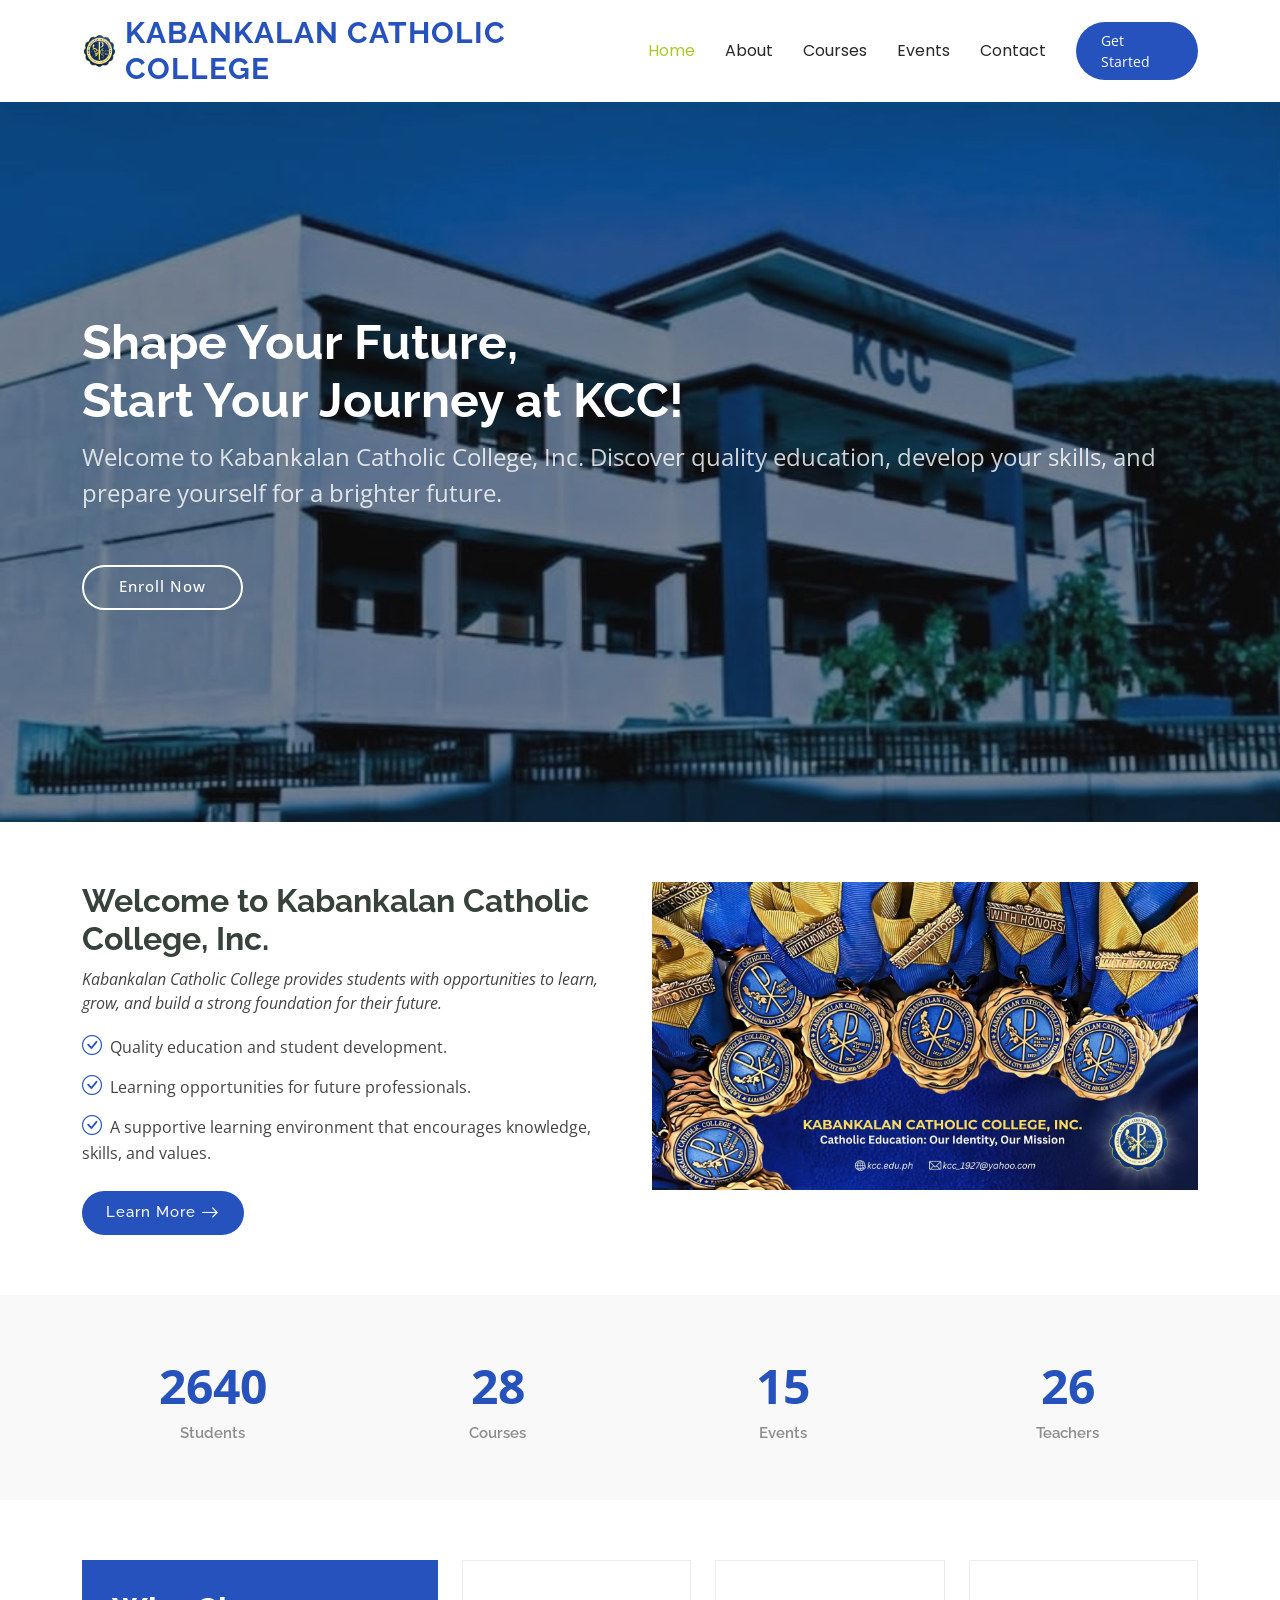
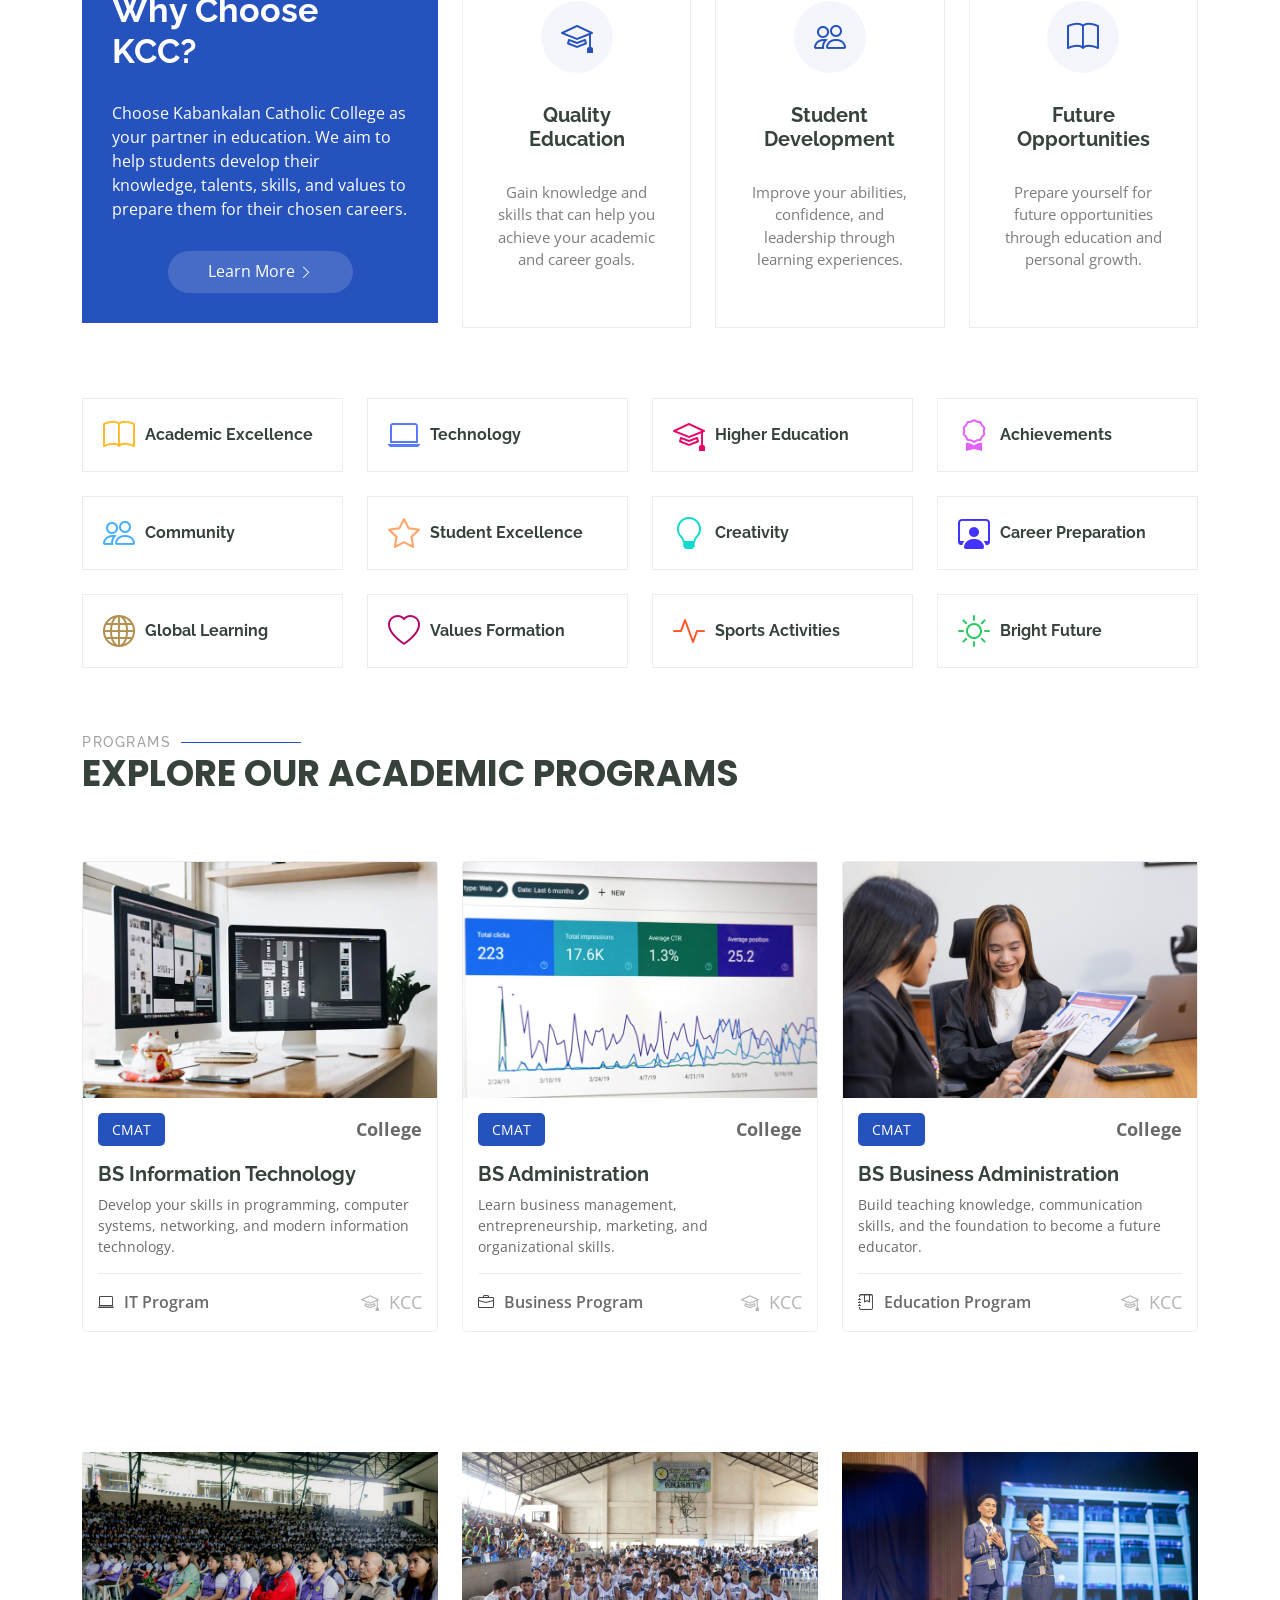
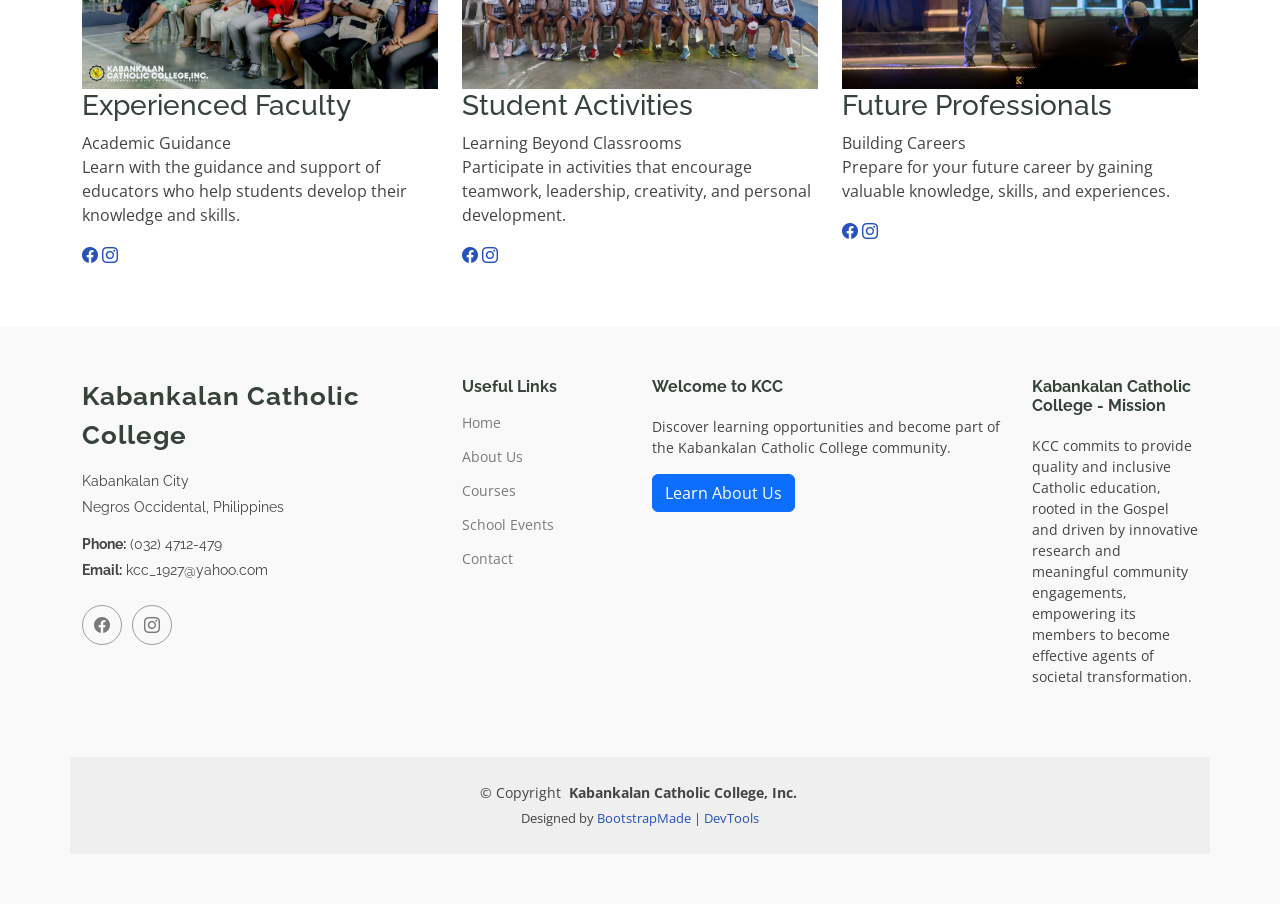
<file: index.html>
<!DOCTYPE html>
<html lang="en">

<head>
  <meta charset="utf-8">
  <meta content="width=device-width, initial-scale=1.0" name="viewport">
  <title>Kabankalan Catholic College</title>
  <meta name="description" content="">
  <meta name="keywords" content="">

  <!-- Favicons -->
  <link href="assets/img/KCC-LOGO.png" rel="icon">
  <link href="assets/img/KCC-LOGO.png" rel="KCC icon">
  <link href="assets/css/main.css" rel="stylesheet">

  <!-- Fonts -->
  <link href="https://fonts.googleapis.com" rel="preconnect">
  <link href="https://fonts.gstatic.com" rel="preconnect" crossorigin>
  <link
    href="https://fonts.googleapis.com/css2?family=Open+Sans:ital,wght@0,300;0,400;0,500;0,600;0,700;0,800;1,300;1,400;1,500;1,600;1,700;1,800&family=Poppins:ital,wght@0,100;0,200;0,300;0,400;0,500;0,600;0,700;0,800;0,900;1,100;1,200;1,300;1,400;1,500;1,600;1,700;1,800;1,900&family=Raleway:ital,wght@0,100;0,200;0,300;0,400;0,500;0,600;0,700;0,800;0,900;1,100;1,200;1,300;1,400;1,500;1,600;1,700;1,800;1,900&display=swap"
    rel="stylesheet">

  <!-- Vendor CSS Files -->
  <link href="assets/vendor/bootstrap/css/bootstrap.min.css" rel="stylesheet">
  <link href="assets/vendor/bootstrap-icons/bootstrap-icons.css" rel="stylesheet">
  <link href="assets/vendor/aos/aos.css" rel="stylesheet">
  <link href="assets/vendor/glightbox/css/glightbox.min.css" rel="stylesheet">
  <link href="assets/vendor/swiper/swiper-bundle.min.css" rel="stylesheet">

  <!-- Main CSS File -->
  <link href="assets/css/main.css" rel="stylesheet">

  <!-- =======================================================
  * Template Name: Mentor
  * Template URL: https://bootstrapmade.com/mentor-free-education-bootstrap-theme/
  * Updated: Jul 07 2025 with Bootstrap v5.3.7
  * Author: BootstrapMade.com
  * License: https://bootstrapmade.com/license/
  ======================================================== -->
</head>

<body class="index-page">

  <header id="header" class="header d-flex align-items-center sticky-top">
    <div class="container-fluid container-xl position-relative d-flex align-items-center">

      <a href="index.html" class="logo d-flex align-items-center me-auto">
        <img src="assets/img/KCC-LOGO.png" alt="KCC Logo">
        <h1 class="sitename">Kabankalan Catholic College</h1>
      </a>

      <nav id="navmenu" class="navmenu">
        <ul>
          <li><a href="index.html" class="active">Home<br></a></li>
          <li><a href="about.html">About</a></li>
          <li><a href="courses.html">Courses</a></li>
          <li><a href="events.html">Events</a></li>
          <li><a href="contact.html">Contact</a></li>
        </ul>
        <i class="mobile-nav-toggle d-xl-none bi bi-list"></i>
      </nav>

      <a class="btn-getstarted" href="courses.html">Get Started</a>

    </div>
  </header>


  <main class="main">

    <!-- Hero Section -->
    <section id="hero" class="hero section dark-background">

      <img src="assets/img/KCC-IMAGE.jpg" alt="KCC School Campus" data-aos="fade-in">

      <div class="container">
        <h2 data-aos="fade-up" data-aos-delay="100">
          Shape Your Future,<br>Start Your Journey at KCC!
        </h2>

        <p data-aos="fade-up" data-aos-delay="200">
          Welcome to Kabankalan Catholic College, Inc.
          Discover quality education, develop your skills,
          and prepare yourself for a brighter future.
        </p>

        <div class="d-flex mt-4" data-aos="fade-up" data-aos-delay="300">
          <a href="contact.html" class="btn-get-started">Enroll Now</a>
        </div>
      </div>

    </section><!-- /Hero Section -->


    <!-- About Section -->
    <section id="about" class="about section">

      <div class="container">

        <div class="row gy-4">

          <div class="col-lg-6 order-1 order-lg-2" data-aos="fade-up" data-aos-delay="100">
            <img src="assets/img/Kabankalan.jpg" class="img-fluid" alt="About KCC">
          </div>

          <div class="col-lg-6 order-2 order-lg-1 content" data-aos="fade-up" data-aos-delay="200">
            <h3>Welcome to Kabankalan Catholic College, Inc.</h3>

            <p class="fst-italic">
              Kabankalan Catholic College provides students with
              opportunities to learn, grow, and build a strong
              foundation for their future.
            </p>

            <ul>
              <li><i class="bi bi-check-circle"></i> <span>Quality education and student development.</span></li>
              <li><i class="bi bi-check-circle"></i> <span>Learning opportunities for future professionals.</span></li>
              <li><i class="bi bi-check-circle"></i> <span>A supportive learning environment that encourages knowledge,
                  skills, and values.</span></li>
            </ul>

            <a href="about.html" class="read-more"><span>Learn More</span><i class="bi bi-arrow-right"></i></a>
          </div>

        </div>

      </div>

    </section><!-- /About Section -->


    <!-- Counts Section -->
    <section id="counts" class="section counts light-background">

      <div class="container" data-aos="fade-up" data-aos-delay="100">

       <div class="row gy-4">

          <div class="col-lg-3 col-md-6">
            <div class="stats-item text-center w-100 h-100">
              <span data-purecounter-start="0" data-purecounter-end="3000" data-purecounter-duration="1"
                class="purecounter"></span>
              <p>Students</p>
            </div>
          </div><!-- End Stats Item -->

          <div class="col-lg-3 col-md-6">
            <div class="stats-item text-center w-100 h-100">
              <span data-purecounter-start="0" data-purecounter-end="32" data-purecounter-duration="1"
                class="purecounter"></span>
              <p>Courses</p>
            </div>
          </div><!-- End Stats Item -->

          <div class="col-lg-3 col-md-6">
            <div class="stats-item text-center w-100 h-100">
              <span data-purecounter-start="0" data-purecounter-end="17" data-purecounter-duration="1"
                class="purecounter"></span>
              <p>Events</p>
            </div>
          </div><!-- End Stats Item -->

          <div class="col-lg-3 col-md-6">
            <div class="stats-item text-center w-100 h-100">
              <span data-purecounter-start="0" data-purecounter-end="30" data-purecounter-duration="1"
                class="purecounter"></span>
              <p>Teachers</p>
            </div>
          </div><!-- End Stats Item -->

        </div>

      </div>

    </section><!-- /Counts Section -->


    <!-- Why Us Section -->
    <section id="why-us" class="section why-us">

      <div class="container">

        <div class="row gy-4">

          <div class="col-lg-4" data-aos="fade-up" data-aos-delay="100">
            <div class="why-box">
              <h3>Why Choose KCC?</h3>

              <p>
                Choose Kabankalan Catholic College as your partner
                in education. We aim to help students develop their
                knowledge, talents, skills, and values to prepare
                them for their chosen careers.
              </p>

              <div class="text-center">
                <a href="about.html" class="more-btn"><span>Learn More</span> <i class="bi bi-chevron-right"></i></a>
              </div>
            </div>
          </div>

          <div class="col-lg-8 d-flex align-items-stretch">
            <div class="row gy-4" data-aos="fade-up" data-aos-delay="200">

              <div class="col-xl-4">
                <div class="icon-box d-flex flex-column justify-content-center align-items-center">
                  <i class="bi bi-mortarboard"></i>
                  <h4>Quality Education</h4>
                  <p>Gain knowledge and skills that can help you achieve your academic and career goals.</p>
                </div>
              </div>

              <div class="col-xl-4" data-aos="fade-up" data-aos-delay="300">
                <div class="icon-box d-flex flex-column justify-content-center align-items-center">
                  <i class="bi bi-people"></i>
                  <h4>Student Development</h4>
                  <p>Improve your abilities, confidence, and leadership through learning experiences.</p>
                </div>
              </div>

              <div class="col-xl-4" data-aos="fade-up" data-aos-delay="400">
                <div class="icon-box d-flex flex-column justify-content-center align-items-center">
                  <i class="bi bi-book"></i>
                  <h4>Future Opportunities</h4>
                  <p>Prepare yourself for future opportunities through education and personal growth.</p>
                </div>
              </div>

            </div>
          </div>

        </div>

      </div>

    </section><!-- /Why Us Section -->


    <!-- Features Section -->
    <section id="features" class="features section">

      <div class="container">

        <div class="row gy-4">

          <div class="col-lg-3 col-md-4" data-aos="fade-up" data-aos-delay="100">
            <div class="features-item">
              <i class="bi bi-book" style="color: #ffbb2c;"></i>
              <h3>Academic Excellence</h3>
            </div>
          </div>

          <div class="col-lg-3 col-md-4" data-aos="fade-up" data-aos-delay="200">
            <div class="features-item">
              <i class="bi bi-laptop" style="color: #5578ff;"></i>
              <h3>Technology</h3>
            </div>
          </div>

          <div class="col-lg-3 col-md-4" data-aos="fade-up" data-aos-delay="300">
            <div class="features-item">
              <i class="bi bi-mortarboard" style="color: #e80368;"></i>
              <h3>Higher Education</h3>
            </div>
          </div>

          <div class="col-lg-3 col-md-4" data-aos="fade-up" data-aos-delay="400">
            <div class="features-item">
              <i class="bi bi-award" style="color: #e361ff;"></i>
              <h3>Achievements</h3>
            </div>
          </div>

          <div class="col-lg-3 col-md-4" data-aos="fade-up" data-aos-delay="500">
            <div class="features-item">
              <i class="bi bi-people" style="color: #47aeff;"></i>
              <h3>Community</h3>
            </div>
          </div>

          <div class="col-lg-3 col-md-4" data-aos="fade-up" data-aos-delay="600">
            <div class="features-item">
              <i class="bi bi-star" style="color: #ffa76e;"></i>
              <h3>Student Excellence</h3>
            </div>
          </div>

          <div class="col-lg-3 col-md-4" data-aos="fade-up" data-aos-delay="700">
            <div class="features-item">
              <i class="bi bi-lightbulb" style="color: #11dbcf;"></i>
              <h3>Creativity</h3>
            </div>
          </div>

          <div class="col-lg-3 col-md-4" data-aos="fade-up" data-aos-delay="800">
            <div class="features-item">
              <i class="bi bi-person-workspace" style="color: #4233ff;"></i>
              <h3>Career Preparation</h3>
            </div>
          </div>

          <div class="col-lg-3 col-md-4" data-aos="fade-up" data-aos-delay="900">
            <div class="features-item">
              <i class="bi bi-globe" style="color: #b2904f;"></i>
              <h3>Global Learning</h3>
            </div>
          </div>

          <div class="col-lg-3 col-md-4" data-aos="fade-up" data-aos-delay="1000">
            <div class="features-item">
              <i class="bi bi-heart" style="color: #b20969;"></i>
              <h3>Values Formation</h3>
            </div>
          </div>

          <div class="col-lg-3 col-md-4" data-aos="fade-up" data-aos-delay="1100">
            <div class="features-item">
              <i class="bi bi-activity" style="color: #ff5828;"></i>
              <h3>Sports Activities</h3>
            </div>
          </div>

          <div class="col-lg-3 col-md-4" data-aos="fade-up" data-aos-delay="1200">
            <div class="features-item">
              <i class="bi bi-brightness-high" style="color: #29cc61;"></i>
              <h3>Bright Future</h3>
            </div>
          </div>

        </div>

      </div>

    </section><!-- /Features Section -->


    <!-- Courses Section -->
    <section id="courses" class="courses section">

      <div class="container section-title" data-aos="fade-up">
        <h2>Programs</h2>
        <p>Explore Our Academic Programs</p>
      </div>

      <div class="container">

        <div class="row">

          <div class="col-lg-4 col-md-6 d-flex align-items-stretch" data-aos="zoom-in" data-aos-delay="100">
            <div class="course-item">
              <img src="assets/img/course/course-1.webp" class="img-fluid" alt="College students">
              <div class="course-content">
                <div class="d-flex justify-content-between align-items-center mb-3">
                  <p class="category">CMAT</p>
                  <p class="price">College</p>
                </div>

                <h3><a href="course-details.html">BS Information Technology</a></h3>
                <p class="description">
                  Develop your skills in programming, computer systems,
                  networking, and modern information technology.
                </p>

                <div class="trainer d-flex justify-content-between align-items-center">
                  <div class="trainer-profile d-flex align-items-center">
                    <i class="bi bi-laptop"></i>
                    <a href="" class="trainer-link">IT Program</a>
                  </div>
                  <div class="trainer-rank d-flex align-items-center">
                    <i class="bi bi-mortarboard"></i>&nbsp; KCC
                  </div>
                </div>
              </div>
            </div>
          </div>

          <div class="col-lg-4 col-md-6 d-flex align-items-stretch mt-4 mt-md-0" data-aos="zoom-in"
            data-aos-delay="200">
            <div class="course-item">
              <img src="assets/img/course/course-2.webp" class="img-fluid" alt="Business students">
              <div class="course-content">
                <div class="d-flex justify-content-between align-items-center mb-3">
                  <p class="category">CMAT</p>
                  <p class="price">College</p>
                </div>

                <h3><a href="course-details.html">BS Administration</a></h3>
                <p class="description">
                  Learn business management, entrepreneurship,
                  marketing, and organizational skills.
                </p>

                <div class="trainer d-flex justify-content-between align-items-center">
                  <div class="trainer-profile d-flex align-items-center">
                    <i class="bi bi-briefcase"></i>
                    <a href="" class="trainer-link">Business Program</a>
                  </div>
                  <div class="trainer-rank d-flex align-items-center">
                    <i class="bi bi-mortarboard"></i>&nbsp; KCC
                  </div>
                </div>
              </div>
            </div>
          </div>

          <div class="col-lg-4 col-md-6 d-flex align-items-stretch mt-4 mt-lg-0" data-aos="zoom-in"
            data-aos-delay="300">
            <div class="course-item">
              <img src="assets/img/course/course-3.webp" class="img-fluid" alt="Education students">
              <div class="course-content">
                <div class="d-flex justify-content-between align-items-center mb-3">
                  <p class="category">CMAT</p>
                  <p class="price">College</p>
                </div>

                <h3><a href="course-details.html">BS Business Administration</a></h3>
                <p class="description">
                  Build teaching knowledge, communication skills,
                  and the foundation to become a future educator.
                </p>

                <div class="trainer d-flex justify-content-between align-items-center">
                  <div class="trainer-profile d-flex align-items-center">
                    <i class="bi bi-journal-bookmark"></i>
                    <a href="" class="trainer-link">Education Program</a>
                  </div>
                  <div class="trainer-rank d-flex align-items-center">
                    <i class="bi bi-mortarboard"></i>&nbsp; KCC
                  </div>
                </div>
              </div>
            </div>
          </div>

        </div>

      </div>

    </section><!-- /Courses Section -->


    <!-- enrollment Index Section -->
    <section id="enrollment-index" class="section enrollment-index">

      <div class="container">

        <div class="row">

          <div class="col-lg-4 col-md-6 d-flex" data-aos="fade-up" data-aos-delay="100">
            <div class="member">
              <img src="assets/img/faculty.webp" class="img-fluid" alt="Faculty member">
              <div class="member-content">
                <h3>Experienced Faculty</h3>
                <span>Academic Guidance</span>
                <p>
                  Learn with the guidance and support of educators
                  who help students develop their knowledge and skills.
                </p>
                <div class="social">
                  <a href=""><i class="bi bi-facebook"></i></a>
                  <a href=""><i class="bi bi-instagram"></i></a>
                </div>
              </div>
            </div>
          </div>

          <div class="col-lg-4 col-md-6 d-flex" data-aos="fade-up" data-aos-delay="200">
            <div class="member">
              <img src="assets/img/sports.webp" class="img-fluid" alt="Student activities">
              <div class="member-content">
                <h3>Student Activities</h3>
                <span>Learning Beyond Classrooms</span>
                <p>
                  Participate in activities that encourage teamwork,
                  leadership, creativity, and personal development.
                </p>
                <div class="social">
                  <a href=""><i class="bi bi-facebook"></i></a>
                  <a href=""><i class="bi bi-instagram"></i></a>
                </div>
              </div>
            </div>
          </div>

          <div class="col-lg-4 col-md-6 d-flex" data-aos="fade-up" data-aos-delay="300">
            <div class="member">
              <img src="assets/img/Tourism.jpg" class="img-fluid" alt="College campus">
              <div class="member-content">
                <h3>Future Professionals</h3>
                <span>Building Careers</span>
                <p>
                  Prepare for your future career by gaining
                  valuable knowledge, skills, and experiences.
                </p>
                <div class="social">
                  <a href=""><i class="bi bi-facebook"></i></a>
                  <a href=""><i class="bi bi-instagram"></i></a>
                </div>
              </div>
            </div>
          </div>

        </div>

      </div>

    </section><!-- /enrollment Index Section -->

  </main>

  <footer id="footer" class="footer position-relative light-background">

    <div class="container footer-top">
      <div class="row gy-4">

        <!-- School Information -->
        <div class="col-lg-4 col-md-6 footer-about">

          <a href="index.html" class="logo d-flex align-items-center">
            <span class="sitename">Kabankalan Catholic College</span>
          </a>

          <div class="footer-contact pt-3">
            <p>Kabankalan City</p>
            <p>Negros Occidental, Philippines</p>
            <p class="mt-3">
              <strong>Phone:</strong>
              <span>(032) 4712-479</span>
            </p>
            <p>
              <strong>Email:</strong>
              <span>kcc_1927@yahoo.com</span>
            </p>
          </div>

           <div class="social-links d-flex mt-4">
            <a href="https://www.facebook.com/KCCInc1927" target="_blank" rel="noopener noreferrer"
              aria-label="Facebook">
              <i class="bi bi-facebook"></i>
            </a>
            <a href="#" aria-label="Instagram"><i class="bi bi-instagram"></i></a>
          </div>

        </div>
        <!-- End School Information -->


        <!-- Useful Links -->
        <div class="col-lg-2 col-md-3 footer-links">
          <h4>Useful Links</h4>
          <ul>
            <li><a href="index.html">Home</a></li>
            <li><a href="about.html">About Us</a></li>
            <li><a href="courses.html">Courses</a></li>
            <li><a href="events.html">School Events</a></li>
            <li><a href="contact.html">Contact</a></li>
          </ul>
        </div>

        <!-- Contact Message -->
        <div class="col-lg-4 col-md-12 footer-newsletter">
          <h4>Welcome to KCC</h4>
          <p>
            Discover learning opportunities and become part of the
            Kabankalan Catholic College community.
          </p>
          <a href="about.html" class="btn btn-primary">
            Learn About Us
          </a>
        </div>

          <!-- KCC Mission -->
        <div class="col-lg-2 col-md-3 footer-links">
          <h4>Kabankalan Catholic College - Mission</h4>
          <p>KCC commits to provide quality and inclusive Catholic education, rooted in the Gospel and driven by
            innovative research and meaningful community engagements, empowering its members to become effective agents
            of societal transformation.</p>
        </div>

      </div>
    </div>


    <!-- Copyright -->
    <div class="container copyright text-center mt-4">

      <p>
        © <span>Copyright</span>
        <strong class="px-1 sitename">Kabankalan Catholic College, Inc.</strong>
      </p>

      <div class="credits">
        Designed by <a href="https://bootstrapmade.com/">BootstrapMade</a> | <a
          href="https://bootstrapmade.com/tools/">DevTools</a>
      </div>

    </div>
  </footer>


  <!-- Scroll Top -->
  <a href="#" id="scroll-top" class="scroll-top d-flex align-items-center justify-content-center"><i
      class="bi bi-arrow-up-short"></i></a>

  <!-- Preloader -->
  <div id="preloader"></div>

  <!-- Vendor JS Files -->
  <script src="assets/vendor/bootstrap/js/bootstrap.bundle.min.js"></script>
  <script src="assets/vendor/aos/aos.js"></script>
  <script src="assets/vendor/glightbox/js/glightbox.min.js"></script>
  <script src="assets/vendor/purecounter/purecounter_vanilla.js"></script>
  <script src="assets/vendor/swiper/swiper-bundle.min.js"></script>

  <!-- Main JS File -->
  <script src="assets/js/main.js"></script>

</body>

</html>
</file>
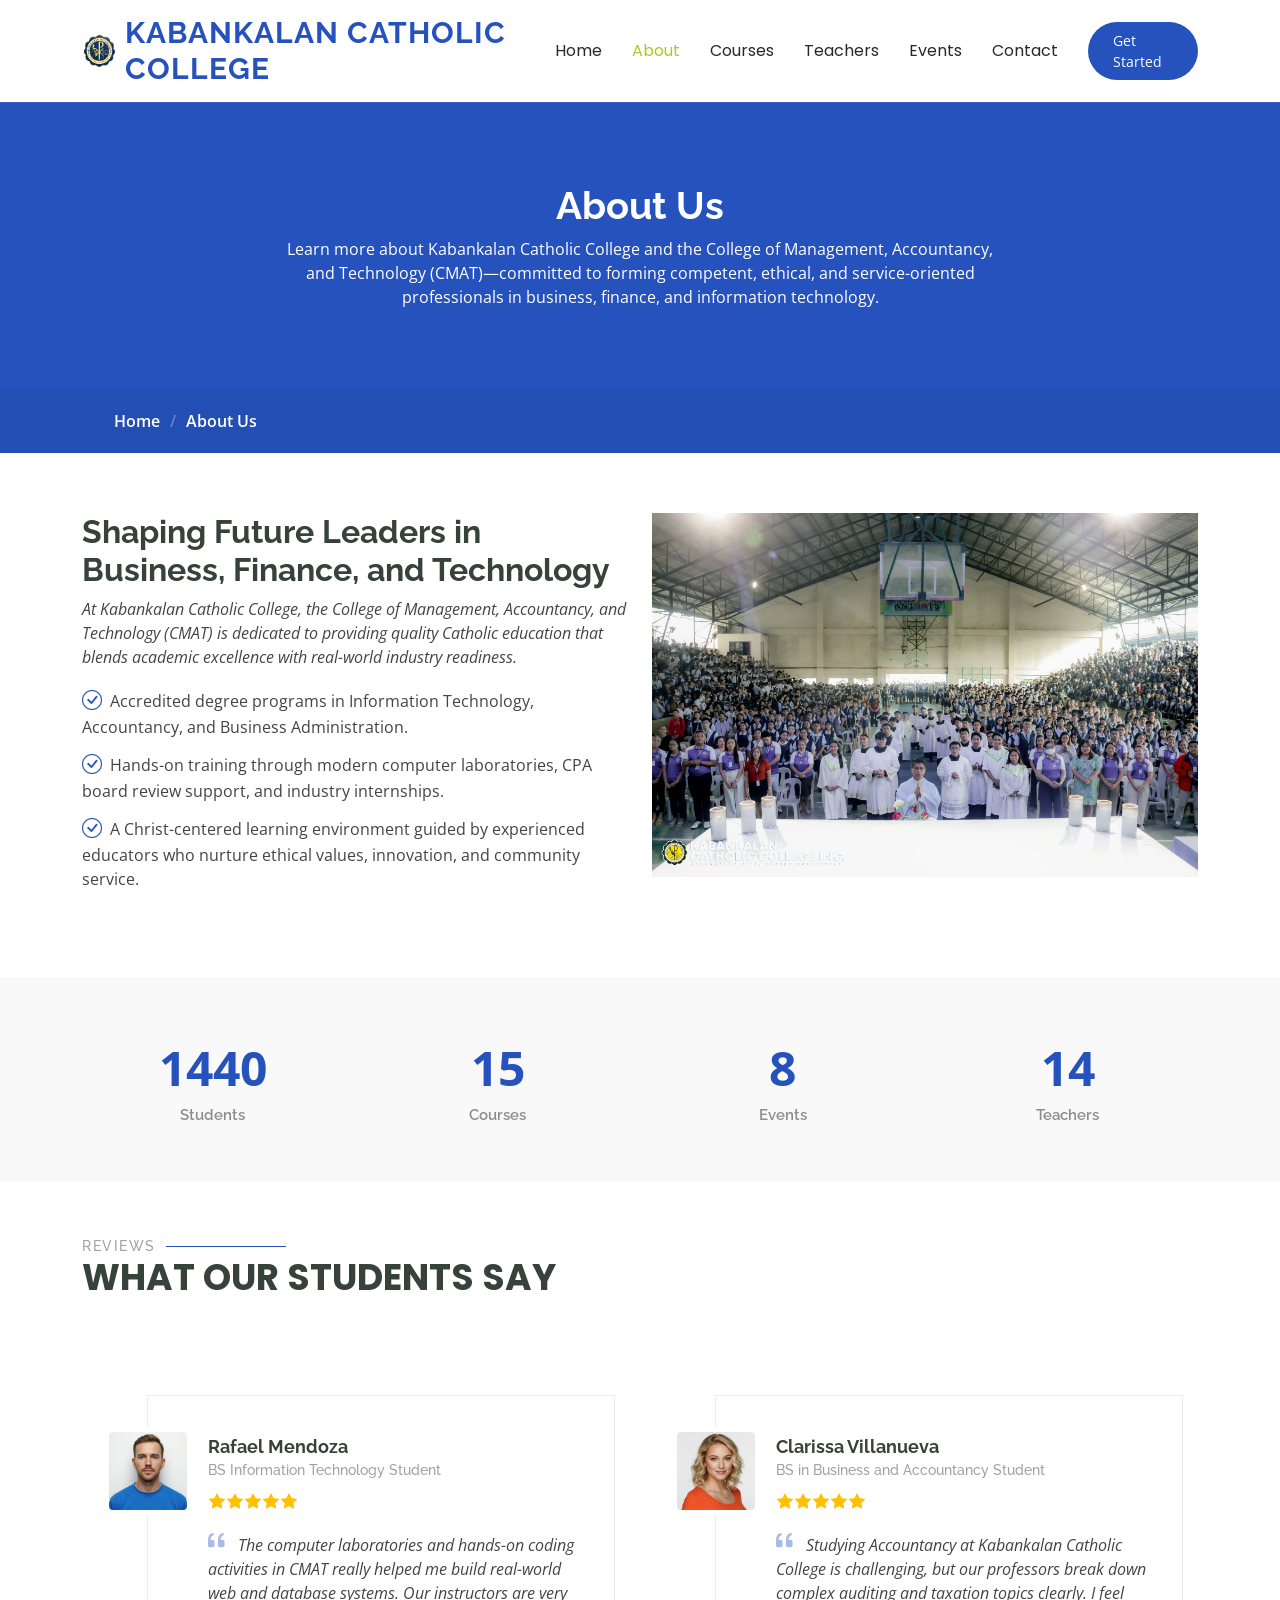
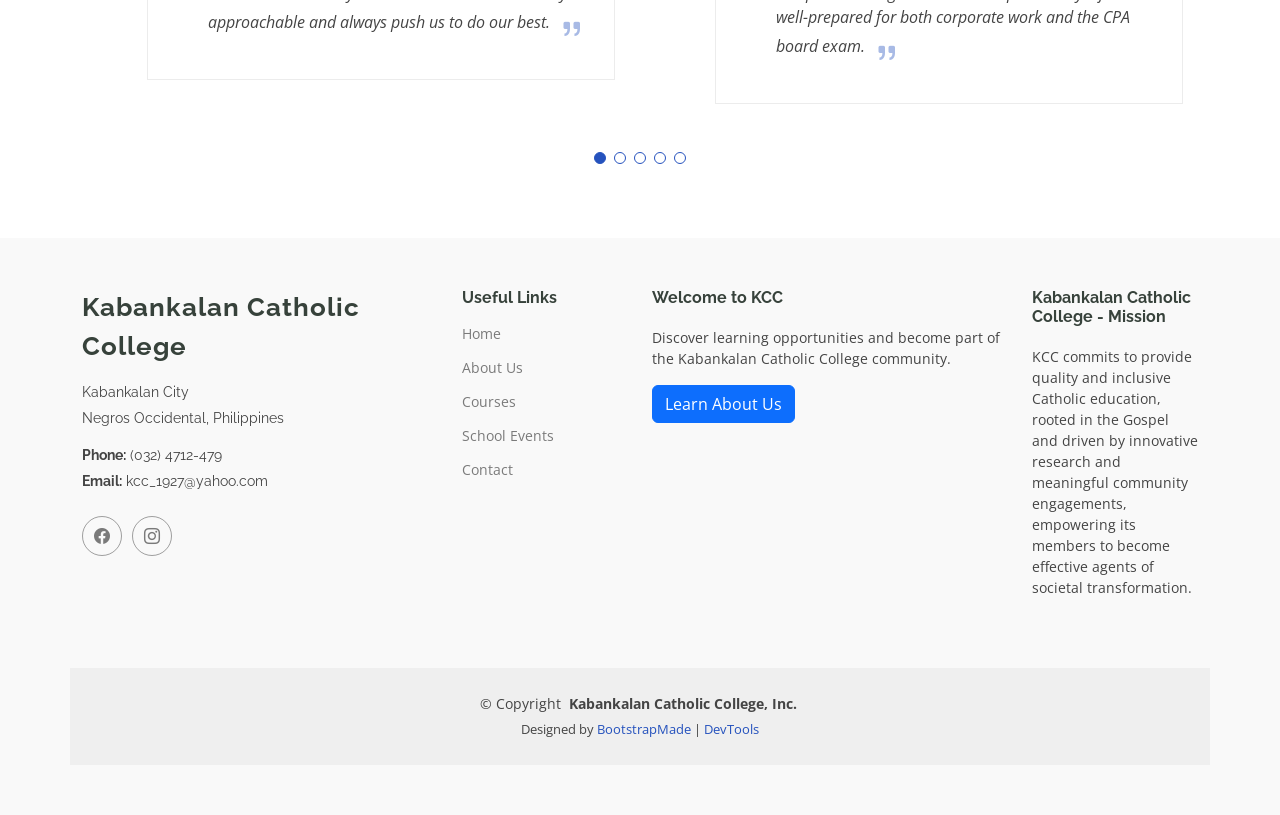
<file: about.html>
<!DOCTYPE html>
<html lang="en">

<head>
  <meta charset="utf-8">
  <meta content="width=device-width, initial-scale=1.0" name="viewport">
  <title>About - Kabankalan Catholic College</title>
  <meta name="description" content="">
  <meta name="keywords" content="">

  <!-- Favicons -->
  <link href="assets/img/favicon.png" rel="icon">
  <link href="assets/img/apple-touch-icon.png" rel="apple-touch-icon">

  <!-- Fonts -->
  <link href="https://fonts.googleapis.com" rel="preconnect">
  <link href="https://fonts.gstatic.com" rel="preconnect" crossorigin>
  <link
    href="https://fonts.googleapis.com/css2?family=Open+Sans:ital,wght@0,300;0,400;0,500;0,600;0,700;0,800;1,300;1,400;1,500;1,600;1,700;1,800&family=Poppins:ital,wght@0,100;0,200;0,300;0,400;0,500;0,600;0,700;0,800;0,900;1,100;1,200;1,300;1,400;1,500;1,600;1,700;1,800;1,900&family=Raleway:ital,wght@0,100;0,200;0,300;0,400;0,500;0,600;0,700;0,800;0,900;1,100;1,200;1,300;1,400;1,500;1,600;1,700;1,800;1,900&display=swap"
    rel="stylesheet">

  <!-- Vendor CSS Files -->
  <link href="assets/vendor/bootstrap/css/bootstrap.min.css" rel="stylesheet">
  <link href="assets/vendor/bootstrap-icons/bootstrap-icons.css" rel="stylesheet">
  <link href="assets/vendor/aos/aos.css" rel="stylesheet">
  <link href="assets/vendor/glightbox/css/glightbox.min.css" rel="stylesheet">
  <link href="assets/vendor/swiper/swiper-bundle.min.css" rel="stylesheet">

  <!-- Main CSS File -->
  <link href="assets/css/main.css" rel="stylesheet">

  <!-- =======================================================
  * Template Name: Mentor
  * Template URL: https://bootstrapmade.com/mentor-free-education-bootstrap-theme/
  * Updated: Jul 07 2025 with Bootstrap v5.3.7
  * Author: BootstrapMade.com
  * License: https://bootstrapmade.com/license/
  ======================================================== -->
</head>

<body class="about-page">

  <header id="header" class="header d-flex align-items-center sticky-top">
    <div class="container-fluid container-xl position-relative d-flex align-items-center">

      <a href="index.html" class="logo d-flex align-items-center me-auto">
        <img src="assets/img/KCC-LOGO.png" alt="KCC Logo">
        <h1 class="sitename">Kabankalan Catholic College</h1>
      </a>

      <nav id="navmenu" class="navmenu">
        <ul>
          <li><a href="index.html">Home<br></a></li>
          <li><a href="about.html" class="active">About</a></li>
          <li><a href="courses.html">Courses</a></li>
          <li><a href="trainers.html">Teachers</a></li>
          <li><a href="events.html">Events</a></li>
          <li><a href="contact.html">Contact</a></li>
        </ul>
        <i class="mobile-nav-toggle d-xl-none bi bi-list"></i>
      </nav>

      <a class="btn-getstarted" href="courses.html">Get Started</a>

    </div>
  </header>

  <main class="main">

    <!-- Page Title -->
    <div class="page-title" data-aos="fade">
      <div class="heading">
        <div class="container">
          <div class="row d-flex justify-content-center text-center">
            <div class="col-lg-8">
              <h1>About Us<br></h1>
              <p class="mb-0">Learn more about Kabankalan Catholic College and the College of Management, Accountancy,
                and Technology (CMAT)—committed to forming competent, ethical, and service-oriented professionals in
                business, finance, and information technology.</p>
            </div>

          </div>
        </div>
      </div>
      <nav class="breadcrumbs">
        <div class="container">
          <ol>
            <li><a href="index.html">Home</a></li>
            <li class="current">About Us<br></li>
          </ol>
        </div>
      </nav>
    </div><!-- End Page Title -->

    <!-- About Us Section -->
    <section id="about-us" class="section about-us">

      <div class="container">

        <div class="row gy-4">

          <div class="col-lg-6 order-1 order-lg-2" data-aos="fade-up" data-aos-delay="100">
            <img src="assets/img/about/about-1.webp" class="img-fluid" alt="Kabankalan Catholic College - CMAT">
          </div>

          <div class="col-lg-6 order-2 order-lg-1 content" data-aos="fade-up" data-aos-delay="200">
            <h3>Shaping Future Leaders in Business, Finance, and Technology</h3>
            <p class="fst-italic">
              At Kabankalan Catholic College, the College of Management, Accountancy, and Technology (CMAT) is dedicated
              to providing quality Catholic education that blends academic excellence with real-world industry
              readiness.
            </p>
            <ul>
              <li><i class="bi bi-check-circle"></i> <span>Accredited degree programs in Information Technology,
                  Accountancy, and Business Administration.</span></li>
              <li><i class="bi bi-check-circle"></i> <span>Hands-on training through modern computer laboratories, CPA
                  board review support, and industry internships.</span></li>
              <li><i class="bi bi-check-circle"></i> <span>A Christ-centered learning environment guided by experienced
                  educators who nurture ethical values, innovation, and community service.</span></li>
            </ul>
          </div>

        </div>

      </div>

    </section><!-- /About Us Section -->


    <!-- Counts Section -->
    <section id="counts" class="section counts light-background">

      <div class="container" data-aos="fade-up" data-aos-delay="100">

        <div class="row gy-4">

          <div class="col-lg-3 col-md-6">
            <div class="stats-item text-center w-100 h-100">
              <span data-purecounter-start="0" data-purecounter-end="3000" data-purecounter-duration="1"
                class="purecounter"></span>
              <p>Students</p>
            </div>
          </div><!-- End Stats Item -->

          <div class="col-lg-3 col-md-6">
            <div class="stats-item text-center w-100 h-100">
              <span data-purecounter-start="0" data-purecounter-end="32" data-purecounter-duration="1"
                class="purecounter"></span>
              <p>Courses</p>
            </div>
          </div><!-- End Stats Item -->

          <div class="col-lg-3 col-md-6">
            <div class="stats-item text-center w-100 h-100">
              <span data-purecounter-start="0" data-purecounter-end="17" data-purecounter-duration="1"
                class="purecounter"></span>
              <p>Events</p>
            </div>
          </div><!-- End Stats Item -->

          <div class="col-lg-3 col-md-6">
            <div class="stats-item text-center w-100 h-100">
              <span data-purecounter-start="0" data-purecounter-end="30" data-purecounter-duration="1"
                class="purecounter"></span>
              <p>Teachers</p>
            </div>
          </div><!-- End Stats Item -->

        </div>

      </div>

    </section><!-- /Counts Section -->

    <section id="testimonials" class="testimonials section">

      <!-- Section Title -->
      <div class="container section-title" data-aos="fade-up">
        <h2>Reviews</h2>
        <p>What Our Students Say</p>
      </div><!-- End Section Title -->

      <div class="container" data-aos="fade-up" data-aos-delay="100">

        <div class="swiper init-swiper">
          <script type="application/json" class="swiper-config">
            {
              "loop": true,
              "speed": 600,
              "autoplay": {
                "delay": 5000
              },
              "slidesPerView": "auto",
              "pagination": {
                "el": ".swiper-pagination",
                "type": "bullets",
                "clickable": true
              },
              "breakpoints": {
                "320": {
                  "slidesPerView": 1,
                  "spaceBetween": 40
                },
                "1200": {
                  "slidesPerView": 2,
                  "spaceBetween": 20
                }
              }
            }
          </script>
          <div class="swiper-wrapper">

            <!-- Review 1 -->
            <div class="swiper-slide">
              <div class="testimonial-wrap">
                <div class="testimonial-item">
                  <img src="assets/img/person/person-m-9.webp" class="testimonial-img" alt="Student Review">
                  <h3>Rafael Mendoza</h3>
                  <h4>BS Information Technology Student</h4>
                  <div class="stars">
                    <i class="bi bi-star-fill"></i><i class="bi bi-star-fill"></i><i class="bi bi-star-fill"></i><i
                      class="bi bi-star-fill"></i><i class="bi bi-star-fill"></i>
                  </div>
                  <p>
                    <i class="bi bi-quote quote-icon-left"></i>
                    <span>The computer laboratories and hands-on coding activities in CMAT really helped me build real-world web and database systems. Our instructors are very approachable and always push us to do our best.</span>
                    <i class="bi bi-quote quote-icon-right"></i>
                  </p>
                </div>
              </div>
            </div><!-- End testimonial item -->

            <!-- Review 2 -->
            <div class="swiper-slide">
              <div class="testimonial-wrap">
                <div class="testimonial-item">
                  <img src="assets/img/person/person-f-5.webp" class="testimonial-img" alt="Student Review">
                  <h3>Clarissa Villanueva</h3>
                  <h4>BS in Business and Accountancy Student</h4>
                  <div class="stars">
                    <i class="bi bi-star-fill"></i><i class="bi bi-star-fill"></i><i class="bi bi-star-fill"></i><i
                      class="bi bi-star-fill"></i><i class="bi bi-star-fill"></i>
                  </div>
                  <p>
                    <i class="bi bi-quote quote-icon-left"></i>
                    <span>Studying Accountancy at Kabankalan Catholic College is challenging, but our professors break down complex auditing and taxation topics clearly. I feel well-prepared for both corporate work and the CPA board exam.</span>
                    <i class="bi bi-quote quote-icon-right"></i>
                  </p>
                </div>
              </div>
            </div><!-- End testimonial item -->

            <!-- Review 3 -->
            <div class="swiper-slide">
              <div class="testimonial-wrap">
                <div class="testimonial-item">
                  <img src="assets/img/person/person-f-12.webp" class="testimonial-img" alt="Student Review">
                  <h3>Bea Marasigan</h3>
                  <h4>BS in Administration Student</h4>
                  <div class="stars">
                    <i class="bi bi-star-fill"></i><i class="bi bi-star-fill"></i><i class="bi bi-star-fill"></i><i
                      class="bi bi-star-fill"></i><i class="bi bi-star-fill"></i>
                  </div>
                  <p>
                    <i class="bi bi-quote quote-icon-left"></i>
                    <span>CMAT gave me so many opportunities to grow as a student leader. From business case presentations to campus events like KCC Days, the supportive community here makes learning truly meaningful.</span>
                    <i class="bi bi-quote quote-icon-right"></i>
                  </p>
                </div>
              </div>
            </div><!-- End testimonial item -->

            <!-- Review 4 -->
            <div class="swiper-slide">
              <div class="testimonial-wrap">
                <div class="testimonial-item">
                  <img src="assets/img/person/person-m-12.webp" class="testimonial-img" alt="Student Review">
                  <h3>Joshua Alcantara</h3>
                  <h4>BS Information Technology Student</h4>
                  <div class="stars">
                    <i class="bi bi-star-fill"></i><i class="bi bi-star-fill"></i><i class="bi bi-star-fill"></i><i
                      class="bi bi-star-fill"></i><i class="bi bi-star-fill"></i>
                  </div>
                  <p>
                    <i class="bi bi-quote quote-icon-left"></i>
                    <span>What I love most about KCC is the balance between technical skills and Catholic values. Our mentors guide us not just to become skilled developers, but ethical professionals ready for the workplace.</span>
                    <i class="bi bi-quote quote-icon-right"></i>
                  </p>
                </div>
              </div>
            </div><!-- End testimonial item -->

            <!-- Review 5 -->
            <div class="swiper-slide">
              <div class="testimonial-wrap">
                <div class="testimonial-item">
                  <img src="assets/img/person/person-m-13.webp" class="testimonial-img" alt="Student Review">
                  <h3>Paolo Reyes</h3>
                  <h4>BS in Business and Accountancy Student</h4>
                  <div class="stars">
                    <i class="bi bi-star-fill"></i><i class="bi bi-star-fill"></i><i class="bi bi-star-fill"></i><i
                      class="bi bi-star-fill"></i><i class="bi bi-star-fill"></i>
                  </div>
                  <p>
                    <i class="bi bi-quote quote-icon-left"></i>
                    <span>The practical workshops, financial analysis projects, and strong camaraderie among CMAT students make every semester worthwhile. Choosing Kabankalan Catholic College was the best decision for my future.</span>
                    <i class="bi bi-quote quote-icon-right"></i>
                  </p>
                </div>
              </div>
            </div><!-- End testimonial item -->

          </div>
          <div class="swiper-pagination"></div>
        </div>

      </div>

    </section><!-- /Testimonials Section -->


  </main>

  <footer id="footer" class="footer position-relative light-background">

    <div class="container footer-top">
      <div class="row gy-4">

        <!-- School Information -->
        <div class="col-lg-4 col-md-6 footer-about">

          <a href="index.html" class="logo d-flex align-items-center">
            <span class="sitename">Kabankalan Catholic College</span>
          </a>

          <div class="footer-contact pt-3">
            <p>Kabankalan City</p>
            <p>Negros Occidental, Philippines</p>
            <p class="mt-3">
              <strong>Phone:</strong>
              <span>(032) 4712-479</span>
            </p>
            <p>
              <strong>Email:</strong>
              <span>kcc_1927@yahoo.com</span>
            </p>
          </div>

           <div class="social-links d-flex mt-4">
            <a href="https://www.facebook.com/KCCInc1927" target="_blank" rel="noopener noreferrer"
              aria-label="Facebook">
              <i class="bi bi-facebook"></i>
            </a>
            <a href="#" aria-label="Instagram"><i class="bi bi-instagram"></i></a>
          </div>

        </div>
        <!-- End School Information -->


        <!-- Useful Links -->
        <div class="col-lg-2 col-md-3 footer-links">
          <h4>Useful Links</h4>
          <ul>
            <li><a href="index.html">Home</a></li>
            <li><a href="about.html">About Us</a></li>
            <li><a href="courses.html">Courses</a></li>
            <li><a href="events.html">School Events</a></li>
            <li><a href="contact.html">Contact</a></li>
          </ul>
        </div>

        <!-- Contact Message -->
        <div class="col-lg-4 col-md-12 footer-newsletter">
          <h4>Welcome to KCC</h4>
          <p>
            Discover learning opportunities and become part of the
            Kabankalan Catholic College community.
          </p>
          <a href="about.html" class="btn btn-primary">
            Learn About Us
          </a>
        </div>

          <!-- KCC Mission -->
        <div class="col-lg-2 col-md-3 footer-links">
          <h4>Kabankalan Catholic College - Mission</h4>
          <p>KCC commits to provide quality and inclusive Catholic education, rooted in the Gospel and driven by
            innovative research and meaningful community engagements, empowering its members to become effective agents
            of societal transformation.</p>
        </div>

      </div>
    </div>


    <!-- Copyright -->
    <div class="container copyright text-center mt-4">

      <p>
        © <span>Copyright</span>
        <strong class="px-1 sitename">Kabankalan Catholic College, Inc.</strong>
      </p>

      <div class="credits">
        Designed by <a href="https://bootstrapmade.com/">BootstrapMade</a> | <a
          href="https://bootstrapmade.com/tools/">DevTools</a>
      </div>

    </div>
  </footer>

  <!-- Scroll Top -->
  <a href="#" id="scroll-top" class="scroll-top d-flex align-items-center justify-content-center"><i
      class="bi bi-arrow-up-short"></i></a>

  <!-- Preloader -->
  <div id="preloader"></div>

  <!-- Vendor JS Files -->
  <script src="assets/vendor/bootstrap/js/bootstrap.bundle.min.js"></script>
  <script src="assets/vendor/aos/aos.js"></script>
  <script src="assets/vendor/glightbox/js/glightbox.min.js"></script>
  <script src="assets/vendor/purecounter/purecounter_vanilla.js"></script>
  <script src="assets/vendor/swiper/swiper-bundle.min.js"></script>

  <!-- Main JS File -->
  <script src="assets/js/main.js"></script>

</body>

</html>
</file>
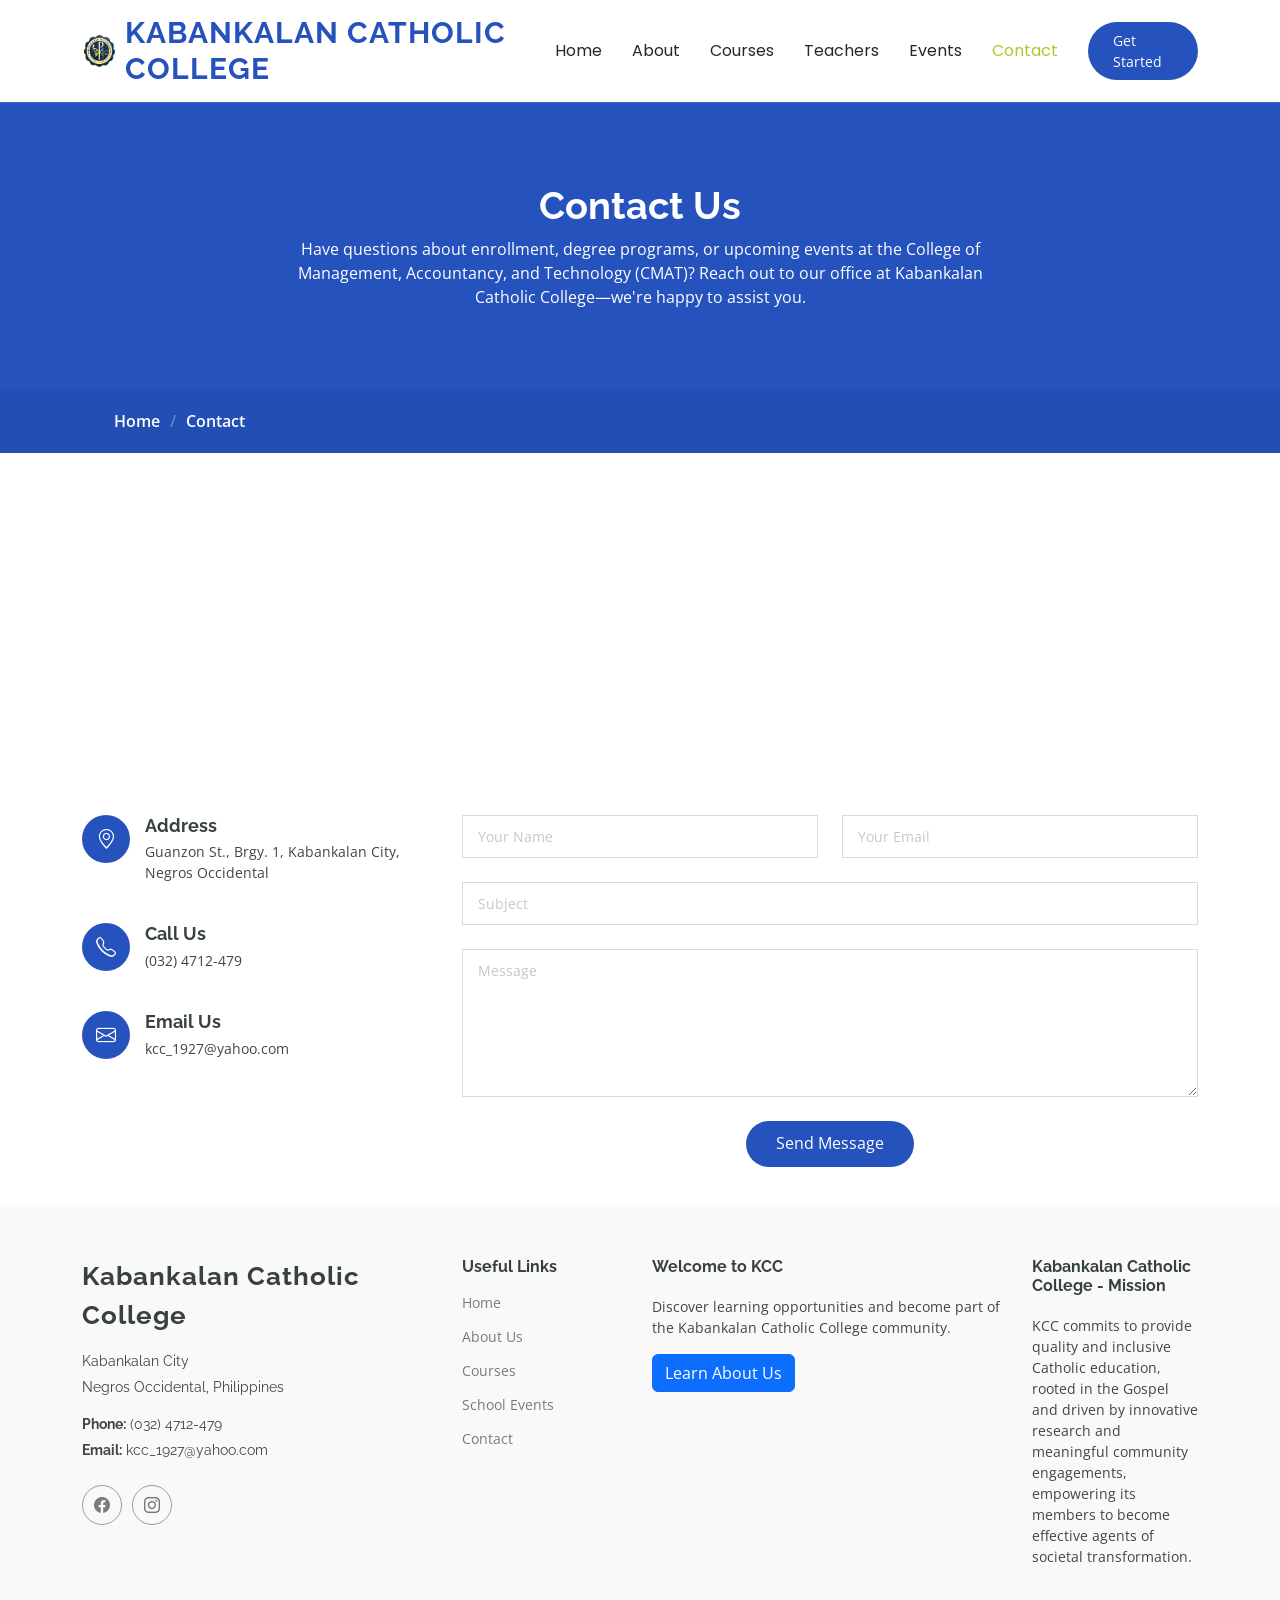
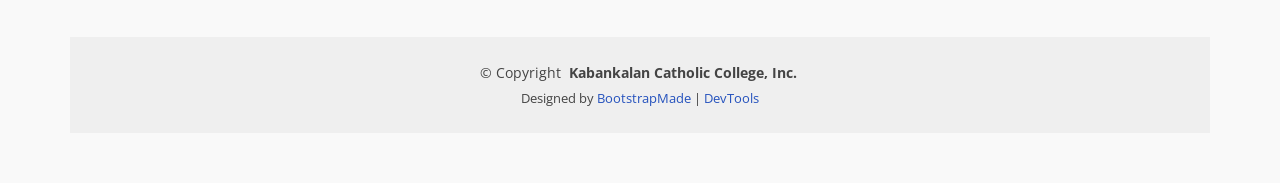
<file: contact.html>
<!DOCTYPE html>
<html lang="en">

<head>
  <meta charset="utf-8">
  <meta content="width=device-width, initial-scale=1.0" name="viewport">
  <title>Contact - Kabankalan Catholic College</title>
  <meta name="description" content="">
  <meta name="keywords" content="">

  <!-- Favicons -->
  <link href="assets/img/favicon.png" rel="icon">
  <link href="assets/img/apple-touch-icon.png" rel="apple-touch-icon">

  <!-- Fonts -->
  <link href="https://fonts.googleapis.com" rel="preconnect">
  <link href="https://fonts.gstatic.com" rel="preconnect" crossorigin>
  <link
    href="https://fonts.googleapis.com/css2?family=Open+Sans:ital,wght@0,300;0,400;0,500;0,600;0,700;0,800;1,300;1,400;1,500;1,600;1,700;1,800&family=Poppins:ital,wght@0,100;0,200;0,300;0,400;0,500;0,600;0,700;0,800;0,900;1,100;1,200;1,300;1,400;1,500;1,600;1,700;1,800;1,900&family=Raleway:ital,wght@0,100;0,200;0,300;0,400;0,500;0,600;0,700;0,800;0,900;1,100;1,200;1,300;1,400;1,500;1,600;1,700;1,800;1,900&display=swap"
    rel="stylesheet">

  <!-- Vendor CSS Files -->
  <link href="assets/vendor/bootstrap/css/bootstrap.min.css" rel="stylesheet">
  <link href="assets/vendor/bootstrap-icons/bootstrap-icons.css" rel="stylesheet">
  <link href="assets/vendor/aos/aos.css" rel="stylesheet">
  <link href="assets/vendor/glightbox/css/glightbox.min.css" rel="stylesheet">
  <link href="assets/vendor/swiper/swiper-bundle.min.css" rel="stylesheet">

  <!-- Main CSS File -->
  <link href="assets/css/main.css" rel="stylesheet">

  <!-- =======================================================
  * Template Name: Mentor
  * Template URL: https://bootstrapmade.com/mentor-free-education-bootstrap-theme/
  * Updated: Jul 07 2025 with Bootstrap v5.3.7
  * Author: BootstrapMade.com
  * License: https://bootstrapmade.com/license/
  ======================================================== -->
</head>

<body class="contact-page">

  <header id="header" class="header d-flex align-items-center sticky-top">
    <div class="container-fluid container-xl position-relative d-flex align-items-center">

      <a href="index.html" class="logo d-flex align-items-center me-auto">
        <img src="assets/img/KCC-LOGO.png" alt="KCC Logo">
        <h1 class="sitename">Kabankalan Catholic College</h1>
      </a>

      <nav id="navmenu" class="navmenu">
        <ul>
          <li><a href="index.html">Home<br></a></li>
          <li><a href="about.html">About</a></li>
          <li><a href="courses.html">Courses</a></li>
          <li><a href="trainers.html">Teachers</a></li>
          <li><a href="events.html">Events</a></li>
          <li><a href="contact.html" class="active">Contact</a></li>
        </ul>
        <i class="mobile-nav-toggle d-xl-none bi bi-list"></i>
      </nav>

      <a class="btn-getstarted" href="courses.html">Get Started</a>

    </div>
  </header>

  <main class="main">

    <!-- Page Title -->
    <div class="page-title" data-aos="fade">
      <div class="heading">
        <div class="container">
          <div class="row d-flex justify-content-center text-center">
            <div class="col-lg-8">
              <h1>Contact Us</h1>
              <p class="mb-0">Have questions about enrollment, degree programs, or upcoming events at the College of
                Management, Accountancy, and Technology (CMAT)? Reach out to our office at Kabankalan Catholic
                College—we're happy to assist you.</p>
            </div>

          </div>
        </div>
      </div>
      <nav class="breadcrumbs">
        <div class="container">
          <ol>
            <li><a href="index.html">Home</a></li>
            <li class="current">Contact</li>
          </ol>
        </div>
      </nav>
    </div><!-- End Page Title -->

    <!-- Contact Section -->
    <section id="contact" class="contact section">

      <div class="mb-5" data-aos="fade-up" data-aos-delay="200">
        <iframe style="border:0; width: 100%; height: 300px;"
          src="https://www.google.com/maps/embed?pb=!1m18!1m12!1m3!1d3929.2388486041555!2d122.81232827503148!3d9.997118890108172!2m3!1f0!2f0!3f0!3m2!1i1024!2i768!4f13.1!3m3!1m2!1s0x33ac10d67b939207%3A0x905b7d9ae0747c2a!2sKabankalan%20Catholic%20College!5e0!3m2!1sen!2sph!4v1795590549169!5m2!1sen!2sph"
          frameborder="0" allowfullscreen="" loading="lazy" referrerpolicy="strict-origin-when-cross-origin"></iframe>
      </div><!-- End Google Maps -->


      <div class="container" data-aos="fade-up" data-aos-delay="100">

        <div class="row gy-4">

          <div class="col-lg-4">
            <div class="info-item d-flex" data-aos="fade-up" data-aos-delay="300">
              <i class="bi bi-geo-alt flex-shrink-0"></i>
              <div>
                <h3>Address</h3>
                <p>Guanzon St., Brgy. 1, Kabankalan City, Negros Occidental</p>
              </div>
            </div><!-- End Info Item -->

            <div class="info-item d-flex" data-aos="fade-up" data-aos-delay="400">
              <i class="bi bi-telephone flex-shrink-0"></i>
              <div>
                <h3>Call Us</h3>
                <p>(032) 4712-479</p>
              </div>
            </div><!-- End Info Item -->

            <div class="info-item d-flex" data-aos="fade-up" data-aos-delay="500">
              <i class="bi bi-envelope flex-shrink-0"></i>
              <div>
                <h3>Email Us</h3>
                <p>kcc_1927@yahoo.com</p>
              </div>
            </div><!-- End Info Item -->

          </div>

          <div class="col-lg-8">
            <form action="#" method="post" class="email-form" data-aos="fade-up" data-aos-delay="200">
              <div class="row gy-4">

                <div class="col-md-6">
                  <input type="text" name="name" class="form-control" placeholder="Your Name" required="">
                </div>

                <div class="col-md-6 ">
                  <input type="email" class="form-control" name="email" placeholder="Your Email" required="">
                </div>

                <div class="col-md-12">
                  <input type="text" class="form-control" name="subject" placeholder="Subject" required="">
                </div>

                <div class="col-md-12">
                  <textarea class="form-control" name="message" rows="6" placeholder="Message" required=""></textarea>
                </div>

                <div class="col-md-12 text-center">
                  <div class="loading">Loading</div>
                  <div class="error-message"></div>
                  <div class="sent-message">Your message has been sent. Thank you!</div>

                  <button type="submit">Send Message</button>
                </div>

              </div>
            </form>
          </div><!-- End Contact Form -->

        </div>

      </div>

    </section><!-- /Contact Section -->

  </main>

  <footer id="footer" class="footer position-relative light-background">

    <div class="container footer-top">
      <div class="row gy-4">

        <!-- School Information -->
        <div class="col-lg-4 col-md-6 footer-about">

          <a href="index.html" class="logo d-flex align-items-center">
            <span class="sitename">Kabankalan Catholic College</span>
          </a>

          <div class="footer-contact pt-3">
            <p>Kabankalan City</p>
            <p>Negros Occidental, Philippines</p>
            <p class="mt-3">
              <strong>Phone:</strong>
              <span>(032) 4712-479</span>
            </p>
            <p>
              <strong>Email:</strong>
              <span>kcc_1927@yahoo.com</span>
            </p>
          </div>

          <div class="social-links d-flex mt-4">
            <a href="https://www.facebook.com/KCCInc1927" target="_blank" rel="noopener noreferrer"
              aria-label="Facebook">
              <i class="bi bi-facebook"></i>
            </a>
            <a href="#" aria-label="Instagram"><i class="bi bi-instagram"></i></a>
          </div>

        </div>
        <!-- End School Information -->


        <!-- Useful Links -->
        <div class="col-lg-2 col-md-3 footer-links">
          <h4>Useful Links</h4>
          <ul>
            <li><a href="index.html">Home</a></li>
            <li><a href="about.html">About Us</a></li>
            <li><a href="courses.html">Courses</a></li>
            <li><a href="events.html">School Events</a></li>
            <li><a href="contact.html">Contact</a></li>
          </ul>
        </div>

        <!-- Contact Message -->
        <div class="col-lg-4 col-md-12 footer-newsletter">
          <h4>Welcome to KCC</h4>
          <p>
            Discover learning opportunities and become part of the
            Kabankalan Catholic College community.
          </p>
          <a href="about.html" class="btn btn-primary">
            Learn About Us
          </a>
        </div>

        <!-- KCC Mission -->
        <div class="col-lg-2 col-md-3 footer-links">
          <h4>Kabankalan Catholic College - Mission</h4>
          <p>KCC commits to provide quality and inclusive Catholic education, rooted in the Gospel and driven by
            innovative research and meaningful community engagements, empowering its members to become effective agents
            of societal transformation.</p>
        </div>

      </div>
    </div>


    <!-- Copyright -->
    <div class="container copyright text-center mt-4">

      <p>
        © <span>Copyright</span>
        <strong class="px-1 sitename">Kabankalan Catholic College, Inc.</strong>
      </p>

      <div class="credits">
        Designed by <a href="https://bootstrapmade.com/">BootstrapMade</a> | <a
          href="https://bootstrapmade.com/tools/">DevTools</a>
      </div>

    </div>
  </footer>

  <!-- Scroll Top -->
  <a href="#" id="scroll-top" class="scroll-top d-flex align-items-center justify-content-center"><i
      class="bi bi-arrow-up-short"></i></a>

  <!-- Preloader -->
  <div id="preloader"></div>

  <!-- Vendor JS Files -->
  <script src="assets/vendor/bootstrap/js/bootstrap.bundle.min.js"></script>
  <script src="assets/vendor/aos/aos.js"></script>
  <script src="assets/vendor/glightbox/js/glightbox.min.js"></script>
  <script src="assets/vendor/purecounter/purecounter_vanilla.js"></script>
  <script src="assets/vendor/swiper/swiper-bundle.min.js"></script>

  <!-- Main JS File -->
  <script src="assets/js/main.js"></script>

</body>

</html>
</file>
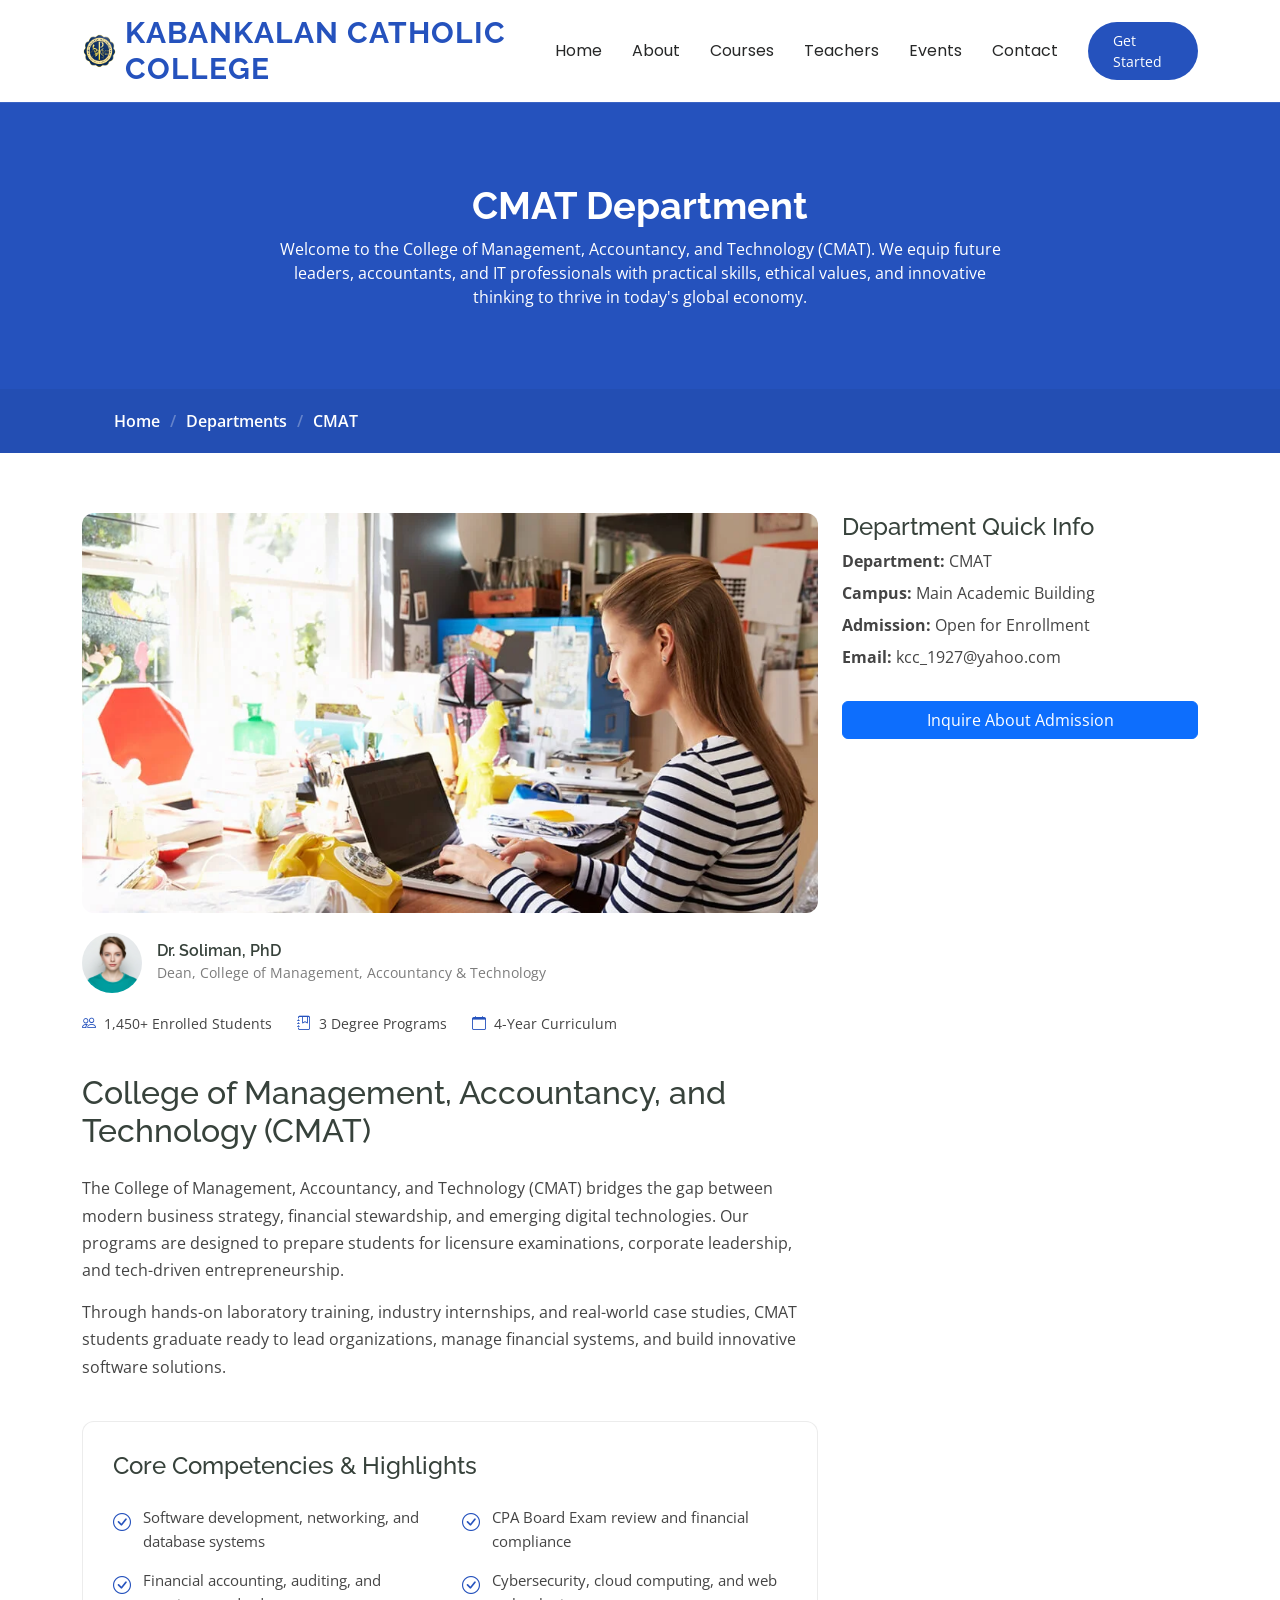
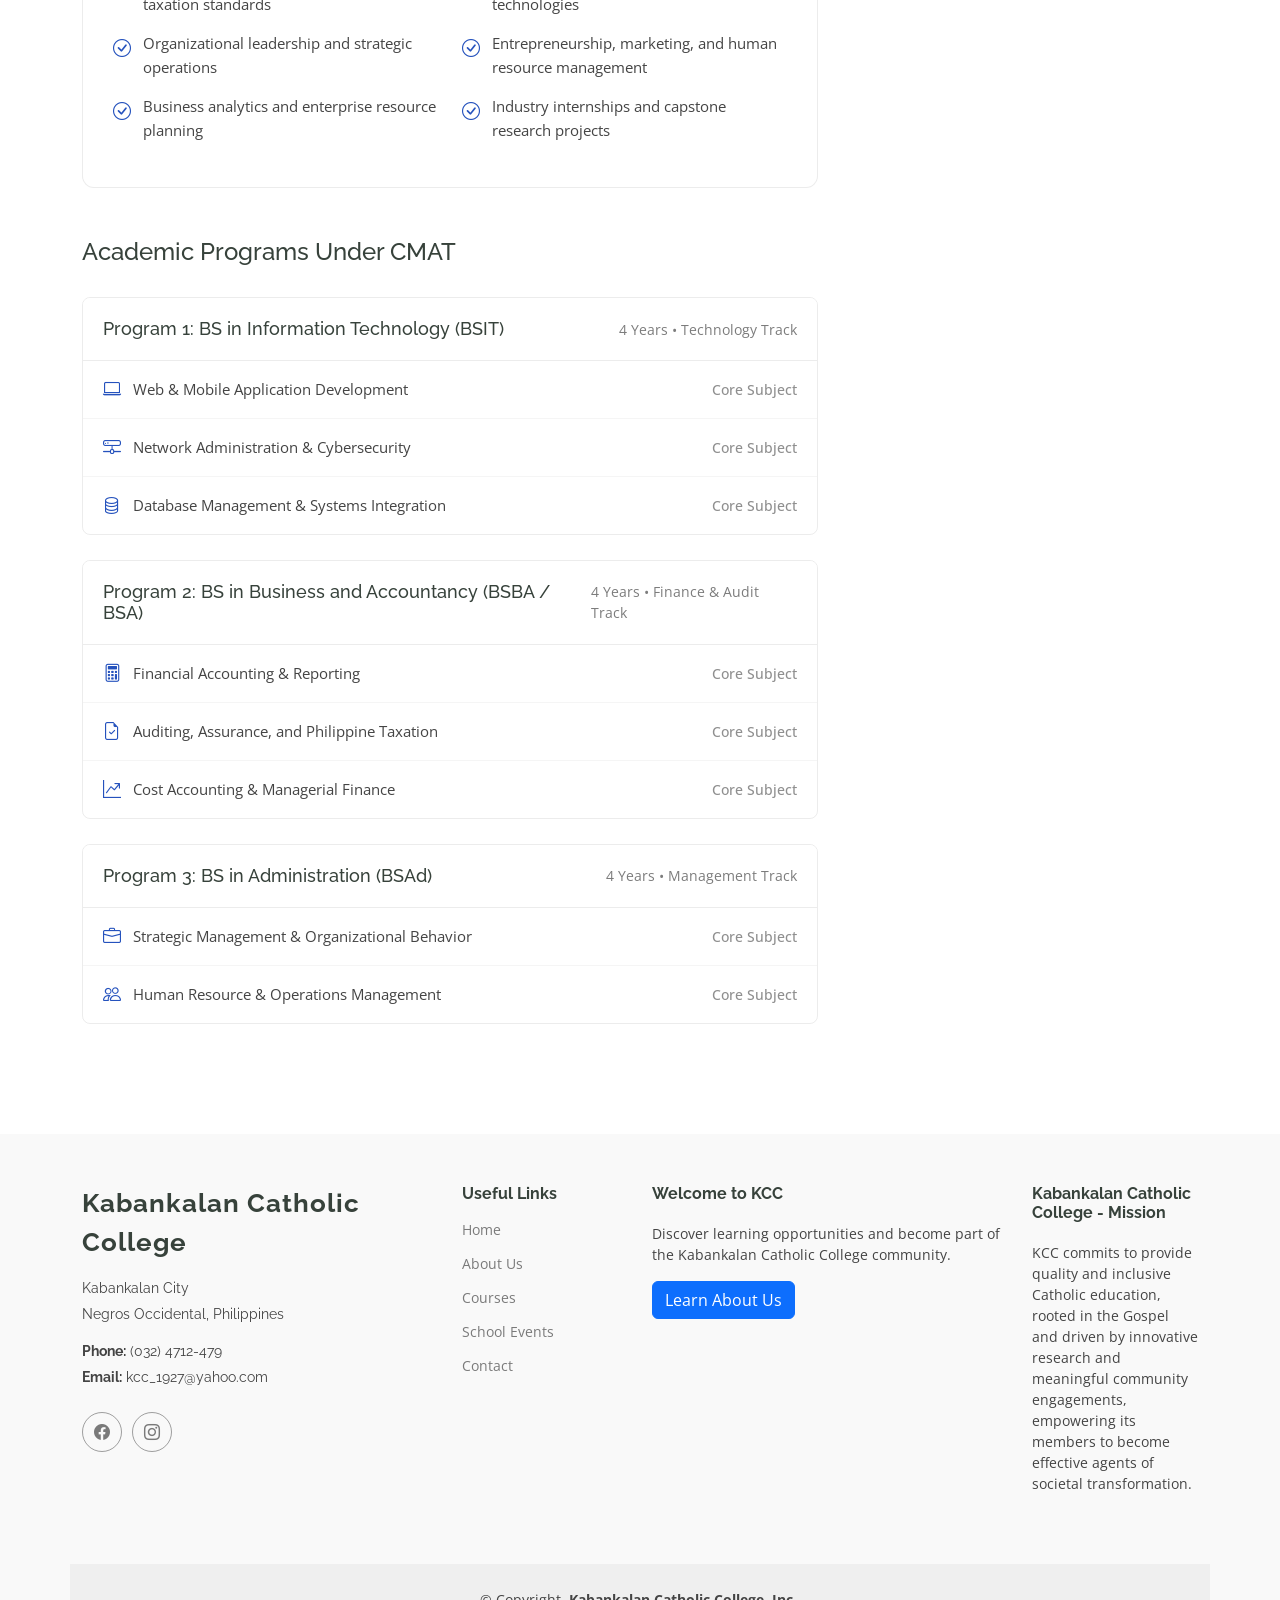
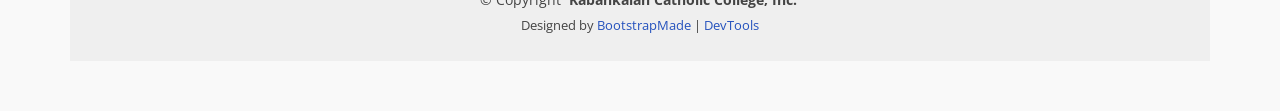
<file: course-details.html>
<!DOCTYPE html>
<html lang="en">

<head>
  <meta charset="utf-8">
  <meta content="width=device-width, initial-scale=1.0" name="viewport">
  <title>Course Details - Kabankalan Catholic College</title>
  <meta name="description" content="">
  <meta name="keywords" content="">

  <!-- Favicons -->
  <link href="assets/img/favicon.png" rel="icon">
  <link href="assets/img/apple-touch-icon.png" rel="apple-touch-icon">

  <!-- Fonts -->
  <link href="https://fonts.googleapis.com" rel="preconnect">
  <link href="https://fonts.gstatic.com" rel="preconnect" crossorigin>
  <link href="https://fonts.googleapis.com/css2?family=Open+Sans:ital,wght@0,300;0,400;0,500;0,600;0,700;0,800;1,300;1,400;1,500;1,600;1,700;1,800&family=Poppins:ital,wght@0,100;0,200;0,300;0,400;0,500;0,600;0,700;0,800;0,900;1,100;1,200;1,300;1,400;1,500;1,600;1,700;1,800;1,900&family=Raleway:ital,wght@0,100;0,200;0,300;0,400;0,500;0,600;0,700;0,800;0,900;1,100;1,200;1,300;1,400;1,500;1,600;1,700;1,800;1,900&display=swap" rel="stylesheet">

  <!-- Vendor CSS Files -->
  <link href="assets/vendor/bootstrap/css/bootstrap.min.css" rel="stylesheet">
  <link href="assets/vendor/bootstrap-icons/bootstrap-icons.css" rel="stylesheet">
  <link href="assets/vendor/aos/aos.css" rel="stylesheet">
  <link href="assets/vendor/glightbox/css/glightbox.min.css" rel="stylesheet">
  <link href="assets/vendor/swiper/swiper-bundle.min.css" rel="stylesheet">

  <!-- Main CSS File -->
  <link href="assets/css/main.css" rel="stylesheet">

  <!-- =======================================================
  * Template Name: Mentor
  * Template URL: https://bootstrapmade.com/mentor-free-education-bootstrap-theme/
  * Updated: Jul 07 2025 with Bootstrap v5.3.7
  * Author: BootstrapMade.com
  * License: https://bootstrapmade.com/license/
  ======================================================== -->
</head>

<body class="course-details-page">

  <header id="header" class="header d-flex align-items-center sticky-top">
    <div class="container-fluid container-xl position-relative d-flex align-items-center">

      <a href="index.html" class="logo d-flex align-items-center me-auto">
        <img src="assets/img/KCC-LOGO.png" alt="KCC Logo">
        <h1 class="sitename">Kabankalan Catholic College</h1>
      </a>

      <nav id="navmenu" class="navmenu">
        <ul>
          <li><a href="index.html">Home<br></a></li>
          <li><a href="about.html">About</a></li>
          <li><a href="courses.html">Courses</a></li>
          <li><a href="trainers.html">Teachers</a></li>
          <li><a href="events.html">Events</a></li>
          <li><a href="contact.html">Contact</a></li>
        </ul>
        <i class="mobile-nav-toggle d-xl-none bi bi-list"></i>
      </nav>

      <a class="btn-getstarted" href="courses.html">Get Started</a>

    </div>
  </header>

 <main class="main">

  <!-- Page Title -->
  <div class="page-title" data-aos="fade">
    <div class="heading">
      <div class="container">
        <div class="row d-flex justify-content-center text-center">
          <div class="col-lg-8">
            <h1>CMAT Department</h1>
            <p class="mb-0">Welcome to the College of Management, Accountancy, and Technology (CMAT). We equip future leaders, accountants, and IT professionals with practical skills, ethical values, and innovative thinking to thrive in today's global economy.</p>
          </div>
        </div>
      </div>
    </div>
    <nav class="breadcrumbs">
      <div class="container">
        <ol>
          <li><a href="index.html">Home</a></li>
          <li><a href="courses.html">Departments</a></li>
          <li class="current">CMAT</li>
        </ol>
      </div>
    </nav>
  </div><!-- End Page Title -->

  <!-- Course / Department Details Section -->
  <section id="course-details" class="course-details section">

    <div class="container" data-aos="fade-up" data-aos-delay="100">

      <div class="row">
        <div class="col-lg-8">

          <!-- Department Header -->
          <div class="course-header" data-aos="fade-up" data-aos-delay="200">
            <div class="course-image">
              <img src="assets/img/course/course-details-1.webp" alt="College of Management, Accountancy, and Technology" class="img-fluid">
            </div>
            <div class="course-meta">
              <div class="instructor">
                <img src="assets/img/person/person-f-3.webp" alt="Department Dean" class="instructor-avatar">
                <div class="instructor-info">
                  <h6>Dr. Soliman, PhD</h6>
                  <span>Dean, College of Management, Accountancy &amp; Technology</span>
                </div>
              </div>
              <div class="course-stats">
                <div class="stat-item">
                  <i class="bi bi-people"></i>
                  <span>1,450+ Enrolled Students</span>
                </div>
                <div class="stat-item">
                  <i class="bi bi-journal-bookmark"></i>
                  <span>3 Degree Programs</span>
                </div>
                <div class="stat-item">
                  <i class="bi bi-calendar"></i>
                  <span>4-Year Curriculum</span>
                </div>
              </div>
            </div>
          </div><!-- End Department Header -->

          <!-- Department Overview Content -->
          <div class="course-content" data-aos="fade-up" data-aos-delay="300">
            <h2>College of Management, Accountancy, and Technology (CMAT)</h2>

            <div class="course-description">
              <p>The College of Management, Accountancy, and Technology (CMAT) bridges the gap between modern business strategy, financial stewardship, and emerging digital technologies. Our programs are designed to prepare students for licensure examinations, corporate leadership, and tech-driven entrepreneurship.</p>

              <p>Through hands-on laboratory training, industry internships, and real-world case studies, CMAT students graduate ready to lead organizations, manage financial systems, and build innovative software solutions.</p>
            </div>

            <div class="what-you-learn">
              <h3>Core Competencies &amp; Highlights</h3>
              <div class="row">
                <div class="col-md-6">
                  <ul class="learn-list">
                    <li><i class="bi bi-check-circle"></i>Software development, networking, and database systems</li>
                    <li><i class="bi bi-check-circle"></i>Financial accounting, auditing, and taxation standards</li>
                    <li><i class="bi bi-check-circle"></i>Organizational leadership and strategic operations</li>
                    <li><i class="bi bi-check-circle"></i>Business analytics and enterprise resource planning</li>
                  </ul>
                </div>
                <div class="col-md-6">
                  <ul class="learn-list">
                    <li><i class="bi bi-check-circle"></i>CPA Board Exam review and financial compliance</li>
                    <li><i class="bi bi-check-circle"></i>Cybersecurity, cloud computing, and web technologies</li>
                    <li><i class="bi bi-check-circle"></i>Entrepreneurship, marketing, and human resource management</li>
                    <li><i class="bi bi-check-circle"></i>Industry internships and capstone research projects</li>
                  </ul>
                </div>
              </div>
            </div>

          </div><!-- End Department Content -->

          <!-- Department Programs / Curriculum -->
          <div class="course-curriculum" data-aos="fade-up" data-aos-delay="400">
            <h3>Academic Programs Under CMAT</h3>

            <!-- Program 1 -->
            <div class="curriculum-section">
              <div class="section-header">
                <h4>Program 1: BS in Information Technology (BSIT)</h4>
                <span class="lessons-count">4 Years • Technology Track</span>
              </div>
              <div class="lessons">
                <div class="lesson-item">
                  <div class="lesson-info">
                    <i class="bi bi-laptop"></i>
                    <span>Web &amp; Mobile Application Development</span>
                  </div>
                  <span class="lesson-duration">Core Subject</span>
                </div>
                <div class="lesson-item">
                  <div class="lesson-info">
                    <i class="bi bi-hdd-network"></i>
                    <span>Network Administration &amp; Cybersecurity</span>
                  </div>
                  <span class="lesson-duration">Core Subject</span>
                </div>
                <div class="lesson-item">
                  <div class="lesson-info">
                    <i class="bi bi-database"></i>
                    <span>Database Management &amp; Systems Integration</span>
                  </div>
                  <span class="lesson-duration">Core Subject</span>
                </div>
              </div>
            </div>

            <!-- Program 2 -->
            <div class="curriculum-section">
              <div class="section-header">
                <h4>Program 2: BS in Business and Accountancy (BSBA / BSA)</h4>
                <span class="lessons-count">4 Years • Finance &amp; Audit Track</span>
              </div>
              <div class="lessons">
                <div class="lesson-item">
                  <div class="lesson-info">
                    <i class="bi bi-calculator"></i>
                    <span>Financial Accounting &amp; Reporting</span>
                  </div>
                  <span class="lesson-duration">Core Subject</span>
                </div>
                <div class="lesson-item">
                  <div class="lesson-info">
                    <i class="bi bi-file-earmark-check"></i>
                    <span>Auditing, Assurance, and Philippine Taxation</span>
                  </div>
                  <span class="lesson-duration">Core Subject</span>
                </div>
                <div class="lesson-item">
                  <div class="lesson-info">
                    <i class="bi bi-graph-up-arrow"></i>
                    <span>Cost Accounting &amp; Managerial Finance</span>
                  </div>
                  <span class="lesson-duration">Core Subject</span>
                </div>
              </div>
            </div>

            <!-- Program 3 -->
            <div class="curriculum-section">
              <div class="section-header">
                <h4>Program 3: BS in Administration (BSAd)</h4>
                <span class="lessons-count">4 Years • Management Track</span>
              </div>
              <div class="lessons">
                <div class="lesson-item">
                  <div class="lesson-info">
                    <i class="bi bi-briefcase"></i>
                    <span>Strategic Management &amp; Organizational Behavior</span>
                  </div>
                  <span class="lesson-duration">Core Subject</span>
                </div>
                <div class="lesson-item">
                  <div class="lesson-info">
                    <i class="bi bi-people"></i>
                    <span>Human Resource &amp; Operations Management</span>
                  </div>
                  <span class="lesson-duration">Core Subject</span>
                </div>
              </div>
            </div>

          </div><!-- End Department Curriculum -->

        </div><!-- End col-lg-8 -->

        <!-- Sidebar (Optional: Ready for your right-hand column if your template uses col-lg-4) -->
        <div class="col-lg-4">
          <div class="course-sidebar" data-aos="fade-up" data-aos-delay="200">
            <div class="sidebar-widget">
              <h4>Department Quick Info</h4>
              <ul class="list-unstyled">
                <li class="mb-2"><strong>Department:</strong> CMAT</li>
                <li class="mb-2"><strong>Campus:</strong> Main Academic Building</li>
                <li class="mb-2"><strong>Admission:</strong> Open for Enrollment</li>
                <li class="mb-2"><strong>Email:</strong>  kcc_1927@yahoo.com</li>
              </ul>
              <a href="contact.html" class="btn btn-primary w-100 mt-3">Inquire About Admission</a>
            </div>
          </div>
        </div><!-- End col-lg-4 -->

      </div><!-- End .row -->

    </div><!-- End .container -->

  </section><!-- /Course Details Section -->

</main>


   <footer id="footer" class="footer position-relative light-background">

    <div class="container footer-top">
      <div class="row gy-4">

        <!-- School Information -->
        <div class="col-lg-4 col-md-6 footer-about">

          <a href="index.html" class="logo d-flex align-items-center">
            <span class="sitename">Kabankalan Catholic College</span>
          </a>

          <div class="footer-contact pt-3">
            <p>Kabankalan City</p>
            <p>Negros Occidental, Philippines</p>
            <p class="mt-3">
              <strong>Phone:</strong>
              <span>(032) 4712-479</span>
            </p>
            <p>
              <strong>Email:</strong>
              <span>kcc_1927@yahoo.com</span>
            </p>
          </div>

           <div class="social-links d-flex mt-4">
            <a href="https://www.facebook.com/KCCInc1927" target="_blank" rel="noopener noreferrer"
              aria-label="Facebook">
              <i class="bi bi-facebook"></i>
            </a>
            <a href="#" aria-label="Instagram"><i class="bi bi-instagram"></i></a>
          </div>

        </div>
        <!-- End School Information -->


        <!-- Useful Links -->
        <div class="col-lg-2 col-md-3 footer-links">
          <h4>Useful Links</h4>
          <ul>
            <li><a href="index.html">Home</a></li>
            <li><a href="about.html">About Us</a></li>
            <li><a href="courses.html">Courses</a></li>
            <li><a href="events.html">School Events</a></li>
            <li><a href="contact.html">Contact</a></li>
          </ul>
        </div>


        <!-- Contact Message -->
        <div class="col-lg-4 col-md-12 footer-newsletter">
          <h4>Welcome to KCC</h4>
          <p>
            Discover learning opportunities and become part of the
            Kabankalan Catholic College community.
          </p>
          <a href="about.html" class="btn btn-primary">
            Learn About Us
          </a>
        </div>

          <!-- KCC Mission -->
        <div class="col-lg-2 col-md-3 footer-links">
          <h4>Kabankalan Catholic College - Mission</h4>
          <p>KCC commits to provide quality and inclusive Catholic education, rooted in the Gospel and driven by
            innovative research and meaningful community engagements, empowering its members to become effective agents
            of societal transformation.</p>
        </div>

      </div>
    </div>


    <!-- Copyright -->
    <div class="container copyright text-center mt-4">

      <p>
        © <span>Copyright</span>
        <strong class="px-1 sitename">Kabankalan Catholic College, Inc.</strong>
      </p>

      <div class="credits">
        Designed by <a href="https://bootstrapmade.com/">BootstrapMade</a> | <a
          href="https://bootstrapmade.com/tools/">DevTools</a>
      </div>

    </div>
  </footer>

  <!-- Scroll Top -->
  <a href="#" id="scroll-top" class="scroll-top d-flex align-items-center justify-content-center"><i class="bi bi-arrow-up-short"></i></a>

  <!-- Preloader -->
  <div id="preloader"></div>

  <!-- Vendor JS Files -->
  <script src="assets/vendor/bootstrap/js/bootstrap.bundle.min.js"></script>
  <script src="assets/vendor/aos/aos.js"></script>
  <script src="assets/vendor/glightbox/js/glightbox.min.js"></script>
  <script src="assets/vendor/purecounter/purecounter_vanilla.js"></script>
  <script src="assets/vendor/swiper/swiper-bundle.min.js"></script>

  <!-- Main JS File -->
  <script src="assets/js/main.js"></script>

</body>

</html>
</file>
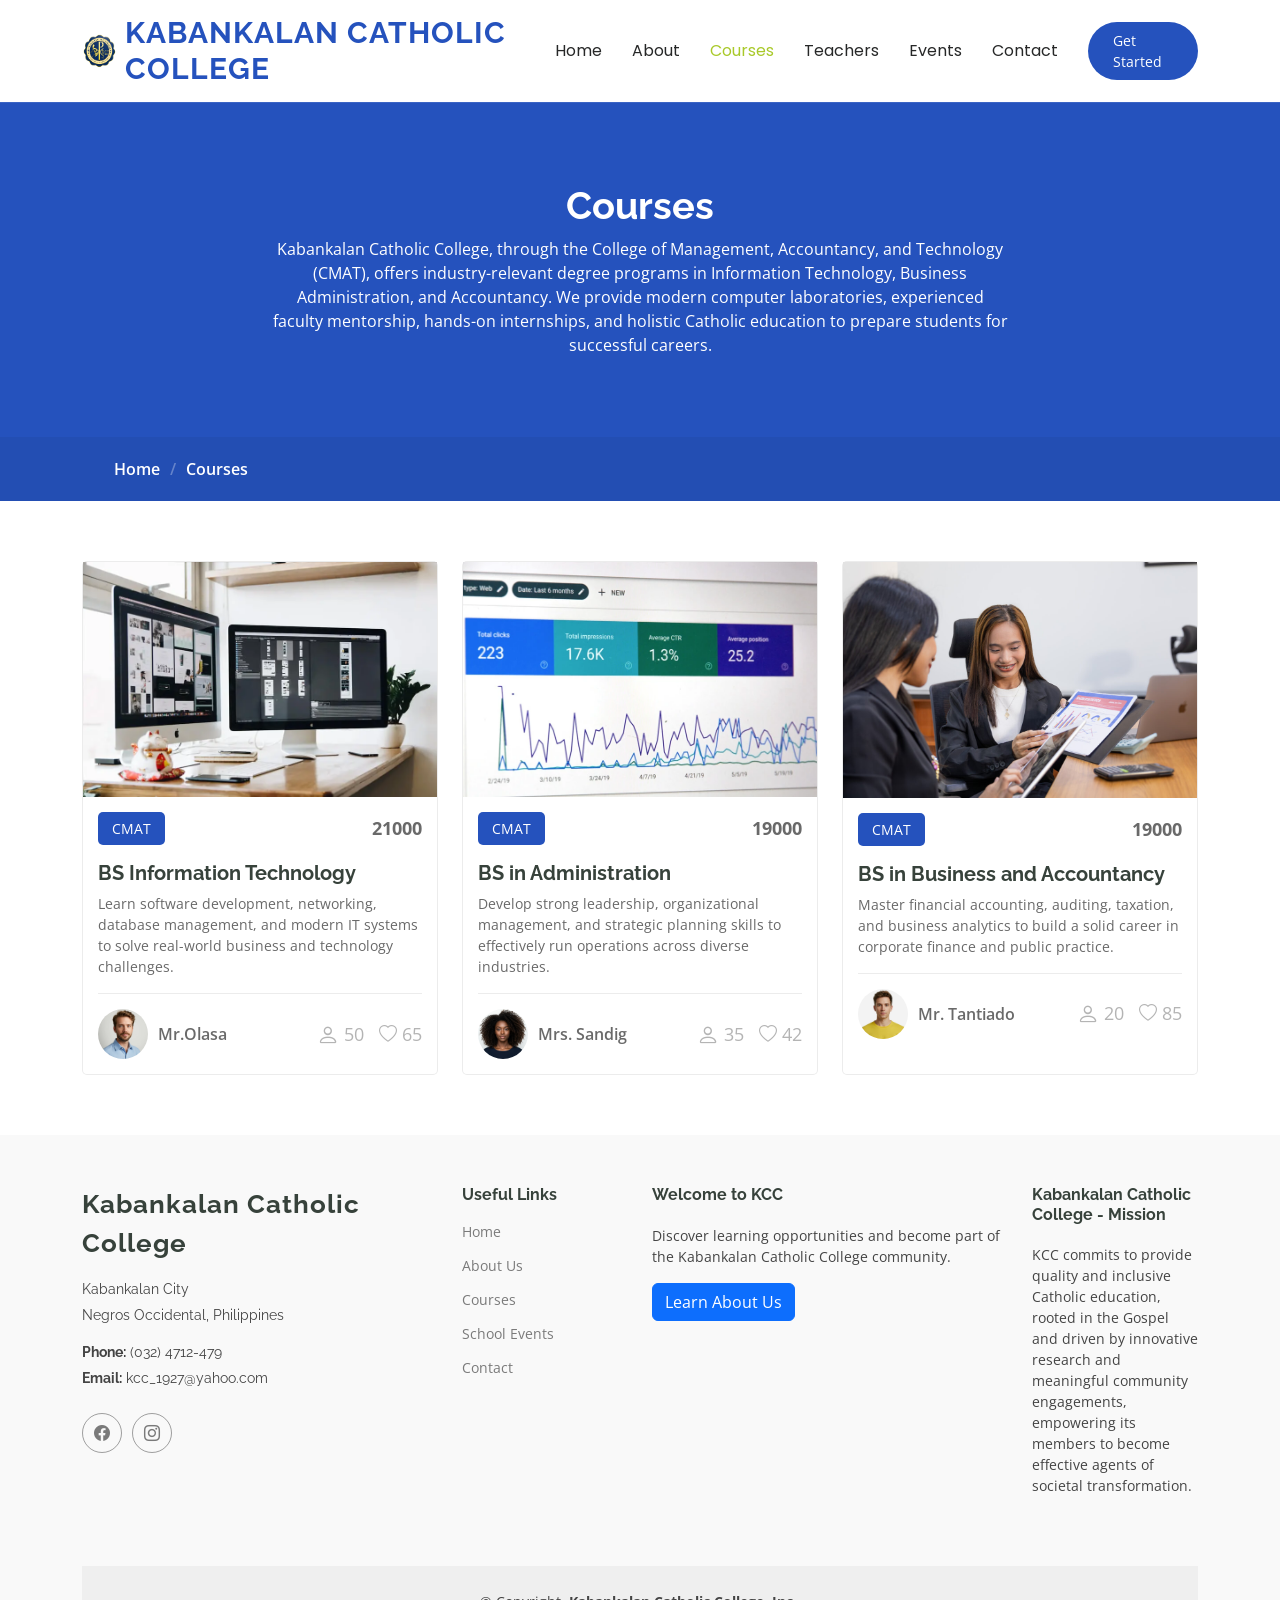
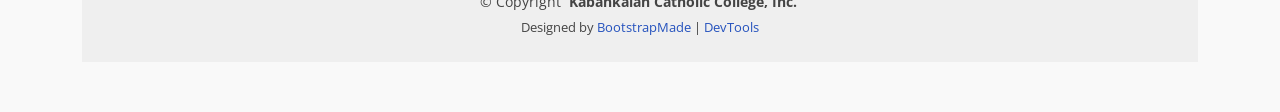
<file: courses.html>
<!DOCTYPE html>
<html lang="en">

<head>
  <meta charset="utf-8">
  <meta content="width=device-width, initial-scale=1.0" name="viewport">
  <title>Courses - Kabankalan Catholic College</title>
  <meta name="description" content="">
  <meta name="keywords" content="">

  <!-- Favicons -->
  <link href="assets/img/favicon.png" rel="icon">
  <link href="assets/img/apple-touch-icon.png" rel="apple-touch-icon">

  <!-- Fonts -->
  <link href="https://fonts.googleapis.com" rel="preconnect">
  <link href="https://fonts.gstatic.com" rel="preconnect" crossorigin>
  <link
    href="https://fonts.googleapis.com/css2?family=Open+Sans:ital,wght@0,300;0,400;0,500;0,600;0,700;0,800;1,300;1,400;1,500;1,600;1,700;1,800&family=Poppins:ital,wght@0,100;0,200;0,300;0,400;0,500;0,600;0,700;0,800;0,900;1,100;1,200;1,300;1,400;1,500;1,600;1,700;1,800;1,900&family=Raleway:ital,wght@0,100;0,200;0,300;0,400;0,500;0,600;0,700;0,800;0,900;1,100;1,200;1,300;1,400;1,500;1,600;1,700;1,800;1,900&display=swap"
    rel="stylesheet">

  <!-- Vendor CSS Files -->
  <link href="assets/vendor/bootstrap/css/bootstrap.min.css" rel="stylesheet">
  <link href="assets/vendor/bootstrap-icons/bootstrap-icons.css" rel="stylesheet">
  <link href="assets/vendor/aos/aos.css" rel="stylesheet">
  <link href="assets/vendor/glightbox/css/glightbox.min.css" rel="stylesheet">
  <link href="assets/vendor/swiper/swiper-bundle.min.css" rel="stylesheet">

  <!-- Main CSS File -->
  <link href="assets/css/main.css" rel="stylesheet">

  <!-- =======================================================
  * Template Name: Mentor
  * Template URL: https://bootstrapmade.com/mentor-free-education-bootstrap-theme/
  * Updated: Jul 07 2025 with Bootstrap v5.3.7
  * Author: BootstrapMade.com
  * License: https://bootstrapmade.com/license/
  ======================================================== -->
</head>

<body class="courses-page">

  <header id="header" class="header d-flex align-items-center sticky-top">
    <div class="container-fluid container-xl position-relative d-flex align-items-center">

      <a href="index.html" class="logo d-flex align-items-center me-auto">
        <img src="assets/img/KCC-LOGO.png" alt="KCC Logo">
        <h1 class="sitename">Kabankalan Catholic College</h1>
      </a>

      <nav id="navmenu" class="navmenu">
        <ul>
          <li><a href="index.html">Home<br></a></li>
          <li><a href="about.html">About</a></li>
          <li><a href="courses.html" class="active">Courses</a></li>
          <li><a href="trainers.html">Teachers</a></li>
          <li><a href="events.html">Events</a></li>
          <li><a href="contact.html">Contact</a></li>
        </ul>
        <i class="mobile-nav-toggle d-xl-none bi bi-list"></i>
      </nav>

      <a class="btn-getstarted" href="courses.html">Get Started</a>

    </div>
  </header>

  <main class="main">

    <!-- Page Title -->
    <div class="page-title" data-aos="fade">
      <div class="heading">
        <div class="container">
          <div class="row d-flex justify-content-center text-center">
            <div class="col-lg-8">
              <h1>Courses</h1>
              <p class="mb-0">Kabankalan Catholic College, through the College of Management, Accountancy, and
                Technology (CMAT), offers industry-relevant degree programs in Information Technology, Business
                Administration, and Accountancy. We provide modern computer laboratories, experienced faculty
                mentorship, hands-on internships, and holistic Catholic education to prepare students for successful
                careers.</p>

            </div>
          </div>
        </div>
      </div>
      <nav class="breadcrumbs">
        <div class="container">
          <ol>
            <li><a href="index.html">Home</a></li>
            <li class="current">Courses</li>
          </ol>
        </div>
      </nav>
    </div><!-- End Page Title -->

    <!-- Main section wrapper for the Courses area -->
    <section id="courses" class="courses section">

      <!-- Bootstrap container to center content and add horizontal padding -->
      <div class="container">

        <!-- Bootstrap row to hold the grid columns horizontally -->
        <div class="row">

          <!-- ================= COURSE CARD 1 ================= -->
          <!-- Responsive column: 4/12 width on large screens (3 per row), 6/12 on medium screens (2 per row) -->
          <!-- data-aos attributes add a zoom-in scroll animation with a 100ms delay -->
          <div class="col-lg-4 col-md-6 d-flex align-items-stretch" data-aos="zoom-in" data-aos-delay="100">

            <!-- Card container for the individual course -->
            <div class="course-item">

              <!-- Course thumbnail image (img-fluid makes it scale responsively) -->
              <img src="assets/img/course/course-1.webp" class="img-fluid" alt="BS Information Technology Thumbnail">

              <!-- Padding and text wrapper for card details -->
              <div class="course-content">

                <!-- Top header row inside card: pushes category to the left and price to the right -->
                <div class="d-flex justify-content-between align-items-center mb-3">
                  <p class="category">CMAT</p>
                  <p class="price">21000</p>
                </div>

                <!-- Clickable course title linking to the details page -->
                <h3><a href="course-details.html">BS Information Technology</a></h3>

                <!-- Short summary/description of the course -->
                <p class="description">Learn software development, networking, database management, and modern IT
                  systems to solve real-world business and technology challenges.</p>

                <!-- Card footer: separates instructor info (left) from stats (right) -->
                <div class="trainer d-flex justify-content-between align-items-center">

                  <!-- Instructor avatar and name -->
                  <div class="trainer-profile d-flex align-items-center">
                    <img src="assets/img/person/person-m-7.webp" class="img-fluid" alt="Instructor Antonio">
                    <a href="" class="trainer-link">Mr.Olasa</a>
                  </div>

                  <!-- Course engagement metrics using Bootstrap Icons (bi) -->
                  <div class="trainer-rank d-flex align-items-center">
                    <i class="bi bi-person user-icon"></i>&nbsp;50 <!-- Enrolled students count -->
                    &nbsp;&nbsp;
                    <i class="bi bi-heart heart-icon"></i>&nbsp;65 <!-- Likes/favorites count -->
                  </div>
                </div>

              </div> <!-- End .course-content -->
            </div> <!-- End .course-item -->
          </div> <!-- End Course Item 1 -->


          <!-- ================= COURSE CARD 2 ================= -->
          <!-- mt-4 mt-md-0 adds top spacing on mobile screens when stacked, removing it on medium+ screens -->
          <!-- Animation delay increased to 200ms for a staggered entrance effect -->
          <div class="col-lg-4 col-md-6 d-flex align-items-stretch mt-4 mt-md-0" data-aos="zoom-in"
            data-aos-delay="200">
            <div class="course-item">

              <!-- Course thumbnail image -->
              <img src="assets/img/course/course-2.webp" class="img-fluid" alt="BS in Administration Thumbnail">

              <div class="course-content">
                <!-- Category badge and course price -->
                <div class="d-flex justify-content-between align-items-center mb-3">
                  <p class="category">CMAT</p>
                  <p class="price">19000</p>
                </div>

                <!-- Course title -->
                <h3><a href="course-details.html">BS in Administration</a></h3>

                <!-- Course summary -->
                <p class="description">Develop strong leadership, organizational management, and strategic planning
                  skills to effectively run operations across diverse industries.</p>

                <!-- Footer: Instructor profile & course stats -->
                <div class="trainer d-flex justify-content-between align-items-center">
                  <div class="trainer-profile d-flex align-items-center">
                    <img src="assets/img/person/person-f-14.webp" class="img-fluid" alt="Instructor Lana">
                    <a href="" class="trainer-link">Mrs. Sandig</a>
                  </div>
                  <div class="trainer-rank d-flex align-items-center">
                    <i class="bi bi-person user-icon"></i>&nbsp;35
                    &nbsp;&nbsp;
                    <i class="bi bi-heart heart-icon"></i>&nbsp;42
                  </div>
                </div>
              </div>
            </div>
          </div> <!-- End Course Item 2 -->


          <!-- ================= COURSE CARD 3 ================= -->
          <!-- mt-4 mt-lg-0 keeps top margin on mobile & tablet (where it wraps to a 2nd row), removing it on large screens -->
          <!-- Animation delay increased to 300ms -->
          <div class="col-lg-4 col-md-6 d-flex align-items-stretch mt-4 mt-lg-0" data-aos="zoom-in"
            data-aos-delay="300">
            <div class="course-item">

              <!-- Course thumbnail image -->
              <img src="assets/img/course/course-3.webp" class="img-fluid"
                alt="BS in Business and Accountancy Thumbnail">

              <div class="course-content">
                <!-- Category badge and course price -->
                <div class="d-flex justify-content-between align-items-center mb-3">
                  <p class="category">CMAT</p>
                  <p class="price">19000</p>
                </div>

                <!-- Course title -->
                <h3><a href="course-details.html">BS in Business and Accountancy</a></h3>

                <!-- Course summary -->
                <p class="description">Master financial accounting, auditing, taxation, and business analytics to build
                  a solid career in corporate finance and public practice.</p>

                <!-- Footer: Instructor profile & course stats -->
                <div class="trainer d-flex justify-content-between align-items-center">
                  <div class="trainer-profile d-flex align-items-center">
                    <img src="assets/img/person/person-m-12.webp" class="img-fluid" alt="Instructor Brandon">
                    <a href="" class="trainer-link">Mr. Tantiado</a>
                  </div>
                  <div class="trainer-rank d-flex align-items-center">
                    <i class="bi bi-person user-icon"></i>&nbsp;20
                    &nbsp;&nbsp;
                    <i class="bi bi-heart heart-icon"></i>&nbsp;85
                  </div>
                </div>
              </div>
            </div>
          </div> <!-- End Course Item 3 -->

        </div> <!-- End .row -->

      </div> <!-- End .container -->

    </section><!-- /Courses Section -->


  </main>

  <footer id="footer" class="footer position-relative light-background">

    <div class="container footer-top">
      <div class="row gy-4">

        <!-- School Information -->
        <div class="col-lg-4 col-md-6 footer-about">

          <a href="index.html" class="logo d-flex align-items-center">
            <span class="sitename">Kabankalan Catholic College</span>
          </a>

          <div class="footer-contact pt-3">
            <p>Kabankalan City</p>
            <p>Negros Occidental, Philippines</p>
            <p class="mt-3">
              <strong>Phone:</strong>
              <span>(032) 4712-479</span>
            </p>
            <p>
              <strong>Email:</strong>
              <span>kcc_1927@yahoo.com</span>
            </p>
          </div>

           <div class="social-links d-flex mt-4">
            <a href="https://www.facebook.com/KCCInc1927" target="_blank" rel="noopener noreferrer"
              aria-label="Facebook">
              <i class="bi bi-facebook"></i>
            </a>
            <a href="#" aria-label="Instagram"><i class="bi bi-instagram"></i></a>
          </div>

        </div>
        <!-- End School Information -->


        <!-- Useful Links -->
        <div class="col-lg-2 col-md-3 footer-links">
          <h4>Useful Links</h4>
          <ul>
            <li><a href="index.html">Home</a></li>
            <li><a href="about.html">About Us</a></li>
            <li><a href="courses.html">Courses</a></li>
            <li><a href="events.html">School Events</a></li>
            <li><a href="contact.html">Contact</a></li>
          </ul>
        </div>


          <!-- Contact Message -->
          <div class="col-lg-4 col-md-12 footer-newsletter">
            <h4>Welcome to KCC</h4>
            <p>
              Discover learning opportunities and become part of the
              Kabankalan Catholic College community.
            </p>
            <a href="about.html" class="btn btn-primary">
              Learn About Us
            </a>
          </div>

           <!-- KCC Mission -->
        <div class="col-lg-2 col-md-3 footer-links">
          <h4>Kabankalan Catholic College - Mission</h4>
          <p>KCC commits to provide quality and inclusive Catholic education, rooted in the Gospel and driven by
            innovative research and meaningful community engagements, empowering its members to become effective agents
            of societal transformation.</p>
        </div>
      </div>


      <!-- Copyright -->
      <div class="container copyright text-center mt-4">

        <p>
          © <span>Copyright</span>
          <strong class="px-1 sitename">Kabankalan Catholic College, Inc.</strong>
        </p>

        <div class="credits">
          Designed by <a href="https://bootstrapmade.com/">BootstrapMade</a> | <a
            href="https://bootstrapmade.com/tools/">DevTools</a>
        </div>

      </div>
  </footer>

  <!-- Scroll Top -->
  <a href="#" id="scroll-top" class="scroll-top d-flex align-items-center justify-content-center"><i
      class="bi bi-arrow-up-short"></i></a>

  <!-- Preloader -->
  <div id="preloader"></div>

  <!-- Vendor JS Files -->
  <script src="assets/vendor/bootstrap/js/bootstrap.bundle.min.js"></script>
  <script src="assets/vendor/aos/aos.js"></script>
  <script src="assets/vendor/glightbox/js/glightbox.min.js"></script>
  <script src="assets/vendor/purecounter/purecounter_vanilla.js"></script>
  <script src="assets/vendor/swiper/swiper-bundle.min.js"></script>

  <!-- Main JS File -->
  <script src="assets/js/main.js"></script>

</body>

</html>
</file>
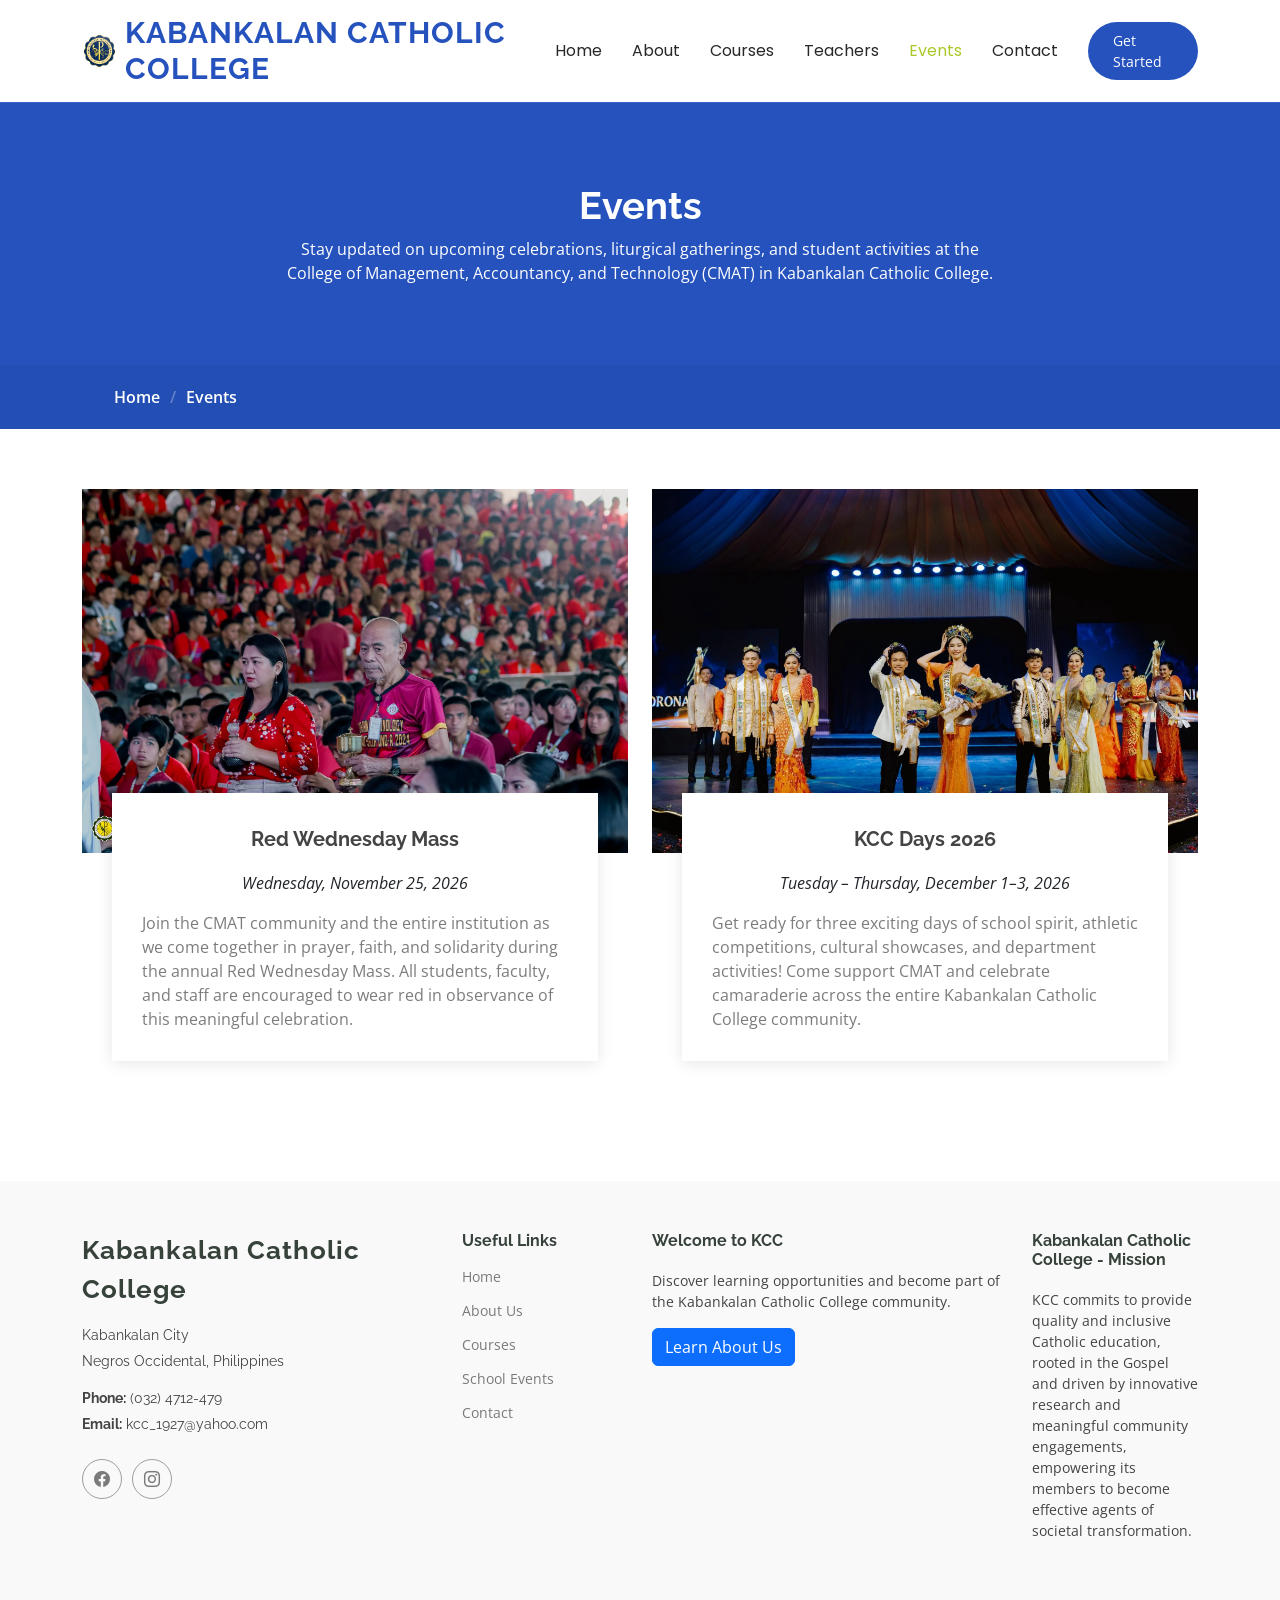
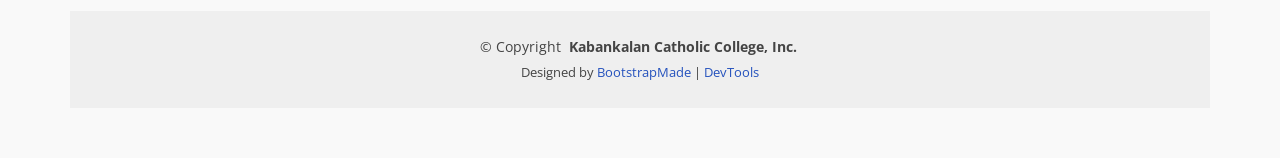
<file: events.html>
<!DOCTYPE html>
<html lang="en">

<head>
  <meta charset="utf-8">
  <meta content="width=device-width, initial-scale=1.0" name="viewport">
  <title>Events - Kabankalan Catholic College</title>
  <meta name="description" content="">
  <meta name="keywords" content="">

  <!-- Favicons -->
  <link href="assets/img/favicon.png" rel="icon">
  <link href="assets/img/apple-touch-icon.png" rel="apple-touch-icon">

  <!-- Fonts -->
  <link href="https://fonts.googleapis.com" rel="preconnect">
  <link href="https://fonts.gstatic.com" rel="preconnect" crossorigin>
  <link
    href="https://fonts.googleapis.com/css2?family=Open+Sans:ital,wght@0,300;0,400;0,500;0,600;0,700;0,800;1,300;1,400;1,500;1,600;1,700;1,800&family=Poppins:ital,wght@0,100;0,200;0,300;0,400;0,500;0,600;0,700;0,800;0,900;1,100;1,200;1,300;1,400;1,500;1,600;1,700;1,800;1,900&family=Raleway:ital,wght@0,100;0,200;0,300;0,400;0,500;0,600;0,700;0,800;0,900;1,100;1,200;1,300;1,400;1,500;1,600;1,700;1,800;1,900&display=swap"
    rel="stylesheet">

  <!-- Vendor CSS Files -->
  <link href="assets/vendor/bootstrap/css/bootstrap.min.css" rel="stylesheet">
  <link href="assets/vendor/bootstrap-icons/bootstrap-icons.css" rel="stylesheet">
  <link href="assets/vendor/aos/aos.css" rel="stylesheet">
  <link href="assets/vendor/glightbox/css/glightbox.min.css" rel="stylesheet">
  <link href="assets/vendor/swiper/swiper-bundle.min.css" rel="stylesheet">

  <!-- Main CSS File -->
  <link href="assets/css/main.css" rel="stylesheet">

  <!-- =======================================================
  * Template Name: Mentor
  * Template URL: https://bootstrapmade.com/mentor-free-education-bootstrap-theme/
  * Updated: Jul 07 2025 with Bootstrap v5.3.7
  * Author: BootstrapMade.com
  * License: https://bootstrapmade.com/license/
  ======================================================== -->
</head>

<body class="events-page">

  <header id="header" class="header d-flex align-items-center sticky-top">
    <div class="container-fluid container-xl position-relative d-flex align-items-center">

      <a href="index.html" class="logo d-flex align-items-center me-auto">
        <img src="assets/img/KCC-LOGO.png" alt="KCC Logo">
        <h1 class="sitename">Kabankalan Catholic College</h1>
      </a>

      <nav id="navmenu" class="navmenu">
        <ul>
          <li><a href="index.html">Home<br></a></li>
          <li><a href="about.html">About</a></li>
          <li><a href="courses.html">Courses</a></li>
          <li><a href="trainers.html">Teachers</a></li>
          <li><a href="events.html" class="active">Events</a></li>
          <li><a href="contact.html">Contact</a></li>
        </ul>
        <i class="mobile-nav-toggle d-xl-none bi bi-list"></i>
      </nav>

      <a class="btn-getstarted" href="courses.html">Get Started</a>

    </div>
  </header>

  <main class="main">

    <!-- Page Title -->
    <div class="page-title" data-aos="fade">
      <div class="heading">
        <div class="container">
          <div class="row d-flex justify-content-center text-center">
            <div class="col-lg-8">
              <h1>Events</h1>
              <p class="mb-0">Stay updated on upcoming celebrations, liturgical gatherings, and student activities at
                the College of Management, Accountancy, and Technology (CMAT) in Kabankalan Catholic College.</p>
            </div>
          </div>
        </div>
      </div>
      <nav class="breadcrumbs">
        <div class="container">
          <ol>
            <li><a href="index.html">Home</a></li>
            <li class="current">Events</li>
          </ol>
        </div>
      </nav>
    </div><!-- End Page Title -->

    <!-- Events Section -->
    <section id="events" class="events section">

      <div class="container" data-aos="fade-up">

        <div class="row">
          <!-- Event 1: Red Wednesday Mass -->
          <div class="col-md-6 d-flex align-items-stretch">
            <div class="card">
              <div class="card-img">
                <img src="assets/img/event/event-item-1.webp" alt="Red Wednesday Mass">
              </div>
              <div class="card-body">
                <h5 class="card-title"><a href="">Red Wednesday Mass</a></h5>
                <p class="fst-italic text-center">Wednesday, November 25, 2026</p>
                <p class="card-text">Join the CMAT community and the entire institution as we come together in prayer,
                  faith, and solidarity during the annual Red Wednesday Mass. All students, faculty, and staff are
                  encouraged to wear red in observance of this meaningful celebration.</p>
              </div>
            </div>
          </div>

          <!-- Event 2: KCC Days -->
          <div class="col-md-6 d-flex align-items-stretch">
            <div class="card">
              <div class="card-img">
                <img src="assets/img/event/event-item-2.webp" alt="KCC Days 2026">
              </div>
              <div class="card-body">
                <h5 class="card-title"><a href="">KCC Days 2026</a></h5>
                <p class="fst-italic text-center">Tuesday – Thursday, December 1–3, 2026</p>
                <p class="card-text">Get ready for three exciting days of school spirit, athletic competitions, cultural
                  showcases, and department activities! Come support CMAT and celebrate camaraderie across the entire
                  Kabankalan Catholic College community.</p>
              </div>
            </div>
          </div>
        </div>

      </div>

    </section><!-- /Events Section -->


  </main>

  <footer id="footer" class="footer position-relative light-background">

    <div class="container footer-top">
      <div class="row gy-4">

        <!-- School Information -->
        <div class="col-lg-4 col-md-6 footer-about">

          <a href="index.html" class="logo d-flex align-items-center">
            <span class="sitename">Kabankalan Catholic College</span>
          </a>

          <div class="footer-contact pt-3">
            <p>Kabankalan City</p>
            <p>Negros Occidental, Philippines</p>
            <p class="mt-3">
              <strong>Phone:</strong>
              <span>(032) 4712-479</span>
            </p>
            <p>
              <strong>Email:</strong>
              <span>kcc_1927@yahoo.com</span>
            </p>
          </div>

          <div class="social-links d-flex mt-4">
            <a href="https://www.facebook.com/KCCInc1927" target="_blank" rel="noopener noreferrer"
              aria-label="Facebook">
              <i class="bi bi-facebook"></i>
            </a>
            <a href="#" aria-label="Instagram"><i class="bi bi-instagram"></i></a>
          </div>

        </div>
        <!-- End School Information -->


        <!-- Useful Links -->
        <div class="col-lg-2 col-md-3 footer-links">
          <h4>Useful Links</h4>
          <ul>
            <li><a href="index.html">Home</a></li>
            <li><a href="about.html">About Us</a></li>
            <li><a href="courses.html">Courses</a></li>
            <li><a href="events.html">School Events</a></li>
            <li><a href="contact.html">Contact</a></li>
          </ul>
        </div>

        <!-- Contact Message -->
        <div class="col-lg-4 col-md-12 footer-newsletter">
          <h4>Welcome to KCC</h4>
          <p>
            Discover learning opportunities and become part of the
            Kabankalan Catholic College community.
          </p>
          <a href="about.html" class="btn btn-primary">
            Learn About Us
          </a>
        </div>

          <!-- KCC Mission -->
        <div class="col-lg-2 col-md-3 footer-links">
          <h4>Kabankalan Catholic College - Mission</h4>
          <p>KCC commits to provide quality and inclusive Catholic education, rooted in the Gospel and driven by
            innovative research and meaningful community engagements, empowering its members to become effective agents
            of societal transformation.</p>
        </div>

      </div>
    </div>


    <!-- Copyright -->
    <div class="container copyright text-center mt-4">

      <p>
        © <span>Copyright</span>
        <strong class="px-1 sitename">Kabankalan Catholic College, Inc.</strong>
      </p>

      <div class="credits">
        Designed by <a href="https://bootstrapmade.com/">BootstrapMade</a> | <a
          href="https://bootstrapmade.com/tools/">DevTools</a>
      </div>

    </div>
  </footer>

  <!-- Scroll Top -->
  <a href="#" id="scroll-top" class="scroll-top d-flex align-items-center justify-content-center"><i
      class="bi bi-arrow-up-short"></i></a>

  <!-- Preloader -->
  <div id="preloader"></div>

  <!-- Vendor JS Files -->
  <script src="assets/vendor/bootstrap/js/bootstrap.bundle.min.js"></script>
  <script src="assets/vendor/aos/aos.js"></script>
  <script src="assets/vendor/glightbox/js/glightbox.min.js"></script>
  <script src="assets/vendor/purecounter/purecounter_vanilla.js"></script>
  <script src="assets/vendor/swiper/swiper-bundle.min.js"></script>

  <!-- Main JS File -->
  <script src="assets/js/main.js"></script>

</body>

</html>
</file>
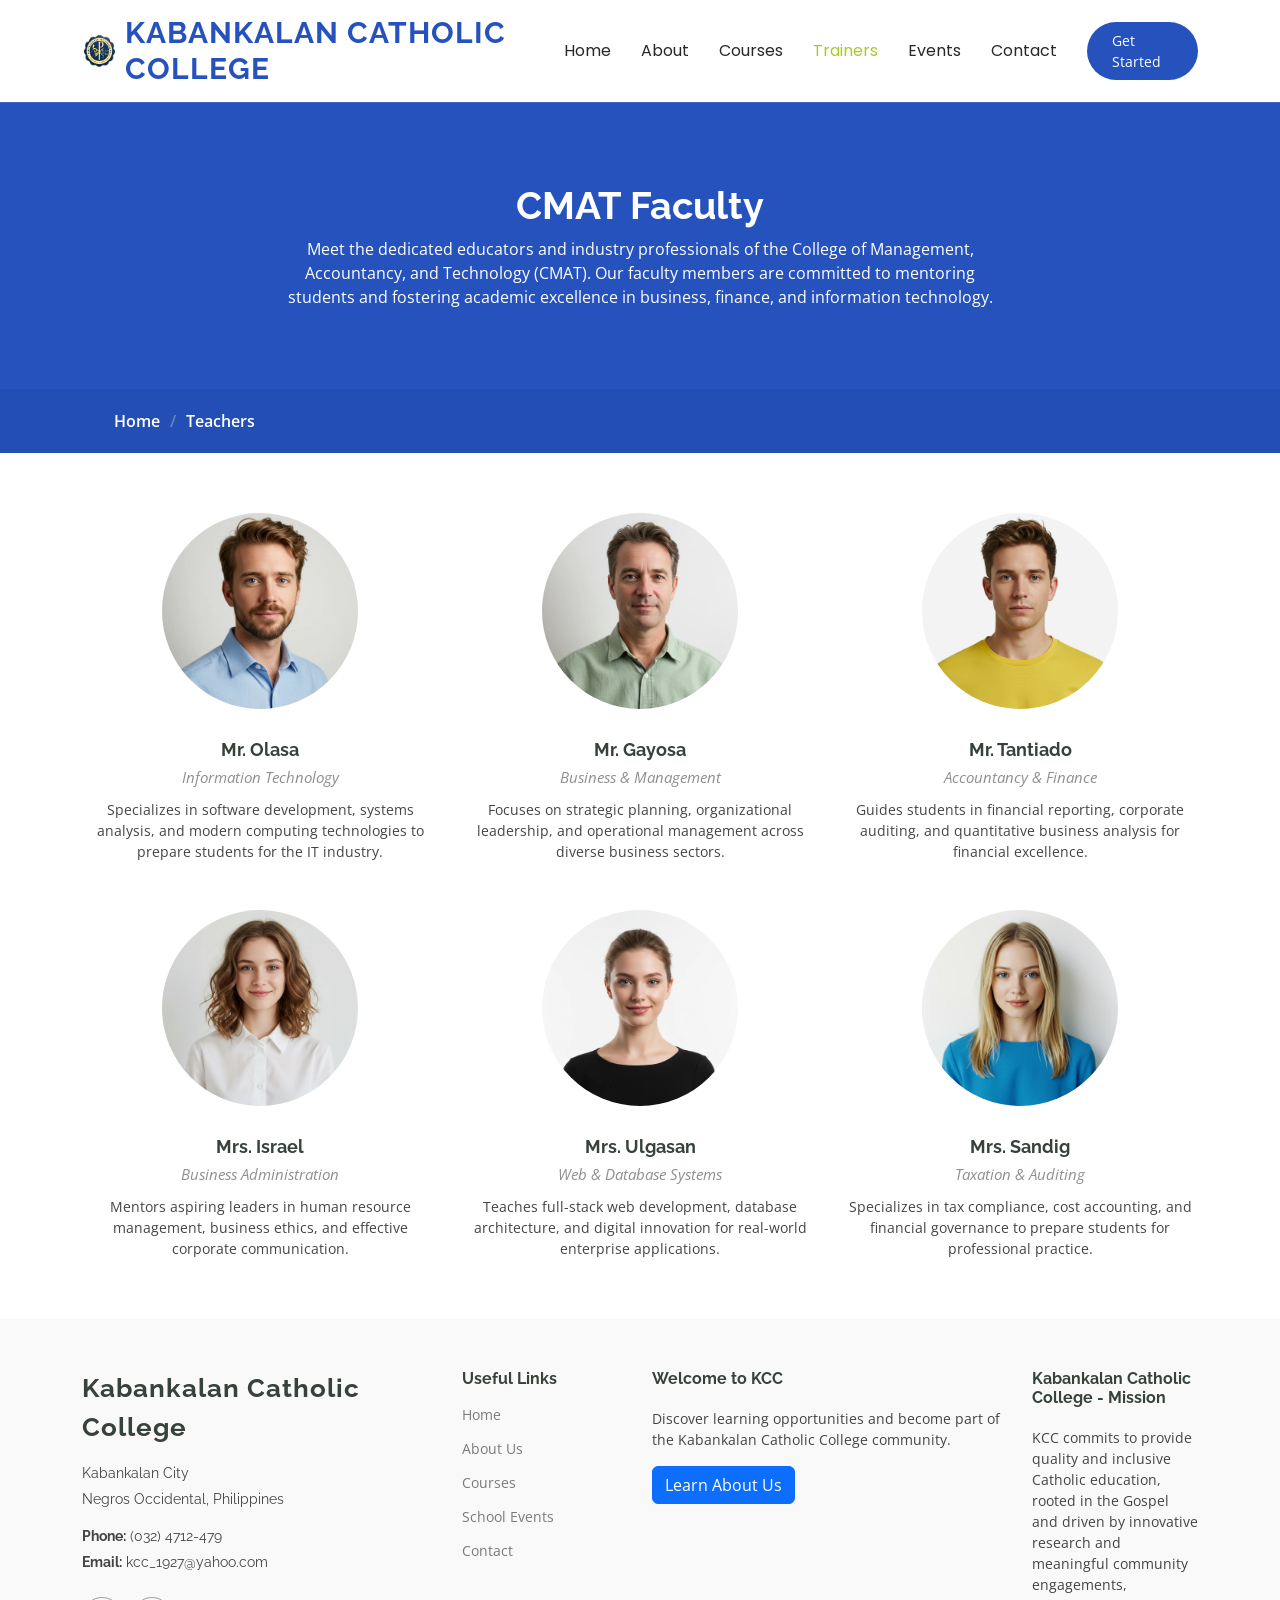
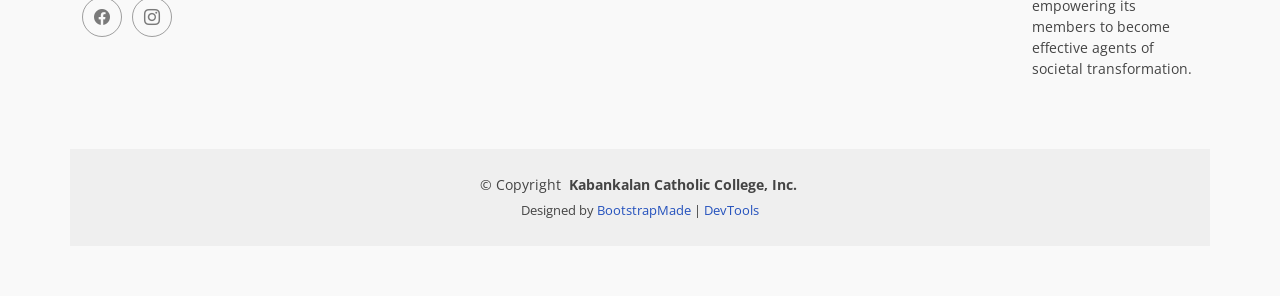
<file: trainers.html>
<!DOCTYPE html>
<html lang="en">

<head>
  <meta charset="utf-8">
  <meta content="width=device-width, initial-scale=1.0" name="viewport">
  <title>Teachers - Kabankalan Catholic College</title>
  <meta name="description" content="">
  <meta name="keywords" content="">

  <!-- Favicons -->
  <link href="assets/img/favicon.png" rel="icon">
  <link href="assets/img/apple-touch-icon.png" rel="apple-touch-icon">

  <!-- Fonts -->
  <link href="https://fonts.googleapis.com" rel="preconnect">
  <link href="https://fonts.gstatic.com" rel="preconnect" crossorigin>
  <link
    href="https://fonts.googleapis.com/css2?family=Open+Sans:ital,wght@0,300;0,400;0,500;0,600;0,700;0,800;1,300;1,400;1,500;1,600;1,700;1,800&family=Poppins:ital,wght@0,100;0,200;0,300;0,400;0,500;0,600;0,700;0,800;0,900;1,100;1,200;1,300;1,400;1,500;1,600;1,700;1,800;1,900&family=Raleway:ital,wght@0,100;0,200;0,300;0,400;0,500;0,600;0,700;0,800;0,900;1,100;1,200;1,300;1,400;1,500;1,600;1,700;1,800;1,900&display=swap"
    rel="stylesheet">

  <!-- Vendor CSS Files -->
  <link href="assets/vendor/bootstrap/css/bootstrap.min.css" rel="stylesheet">
  <link href="assets/vendor/bootstrap-icons/bootstrap-icons.css" rel="stylesheet">
  <link href="assets/vendor/aos/aos.css" rel="stylesheet">
  <link href="assets/vendor/glightbox/css/glightbox.min.css" rel="stylesheet">
  <link href="assets/vendor/swiper/swiper-bundle.min.css" rel="stylesheet">

  <!-- Main CSS File -->
  <link href="assets/css/main.css" rel="stylesheet">

  <!-- =======================================================
  * Template Name: Mentor
  * Template URL: https://bootstrapmade.com/mentor-free-education-bootstrap-theme/
  * Updated: Jul 07 2025 with Bootstrap v5.3.7
  * Author: BootstrapMade.com
  * License: https://bootstrapmade.com/license/
  ======================================================== -->
</head>

<body class="trainers-page">

  <header id="header" class="header d-flex align-items-center sticky-top">
    <div class="container-fluid container-xl position-relative d-flex align-items-center">

      <a href="index.html" class="logo d-flex align-items-center me-auto">
        <img src="assets/img/KCC-LOGO.png" alt="KCC Logo">
        <h1 class="sitename">Kabankalan Catholic College</h1>
      </a>

      <nav id="navmenu" class="navmenu">
        <ul>
          <li><a href="index.html">Home<br></a></li>
          <li><a href="about.html">About</a></li>
          <li><a href="courses.html">Courses</a></li>
          <li><a href="trainers.html" class="active">Trainers</a></li>
          <li><a href="events.html">Events</a></li>
          <li><a href="contact.html">Contact</a></li>
        </ul>
        <i class="mobile-nav-toggle d-xl-none bi bi-list"></i>
      </nav>

      <a class="btn-getstarted" href="courses.html">Get Started</a>

    </div>
  </header>

  <main class="main">

    <!-- Page Title -->
    <div class="page-title" data-aos="fade">
      <div class="heading">
        <div class="container">
          <div class="row d-flex justify-content-center text-center">
            <div class="col-lg-8">
              <h1>CMAT Faculty</h1>
              <p class="mb-0">Meet the dedicated educators and industry professionals of the College of Management,
                Accountancy, and Technology (CMAT). Our faculty members are committed to mentoring students and
                fostering academic excellence in business, finance, and information technology.</p>
            </div>
            
          </div>
        </div>
      </div>
      <nav class="breadcrumbs">
        <div class="container">
          <ol>
            <li><a href="index.html">Home</a></li>
            <li class="current">Teachers</li>
          </ol>
        </div>
      </nav>
    </div><!-- End Page Title -->

    <!-- Trainers Section -->
    <section id="trainers" class="section trainers">

      <div class="container">

        <div class="row gy-5">

          <!-- Trainer 1: Mr. Olasa -->
          <div class="col-lg-4 col-md-6 member" data-aos="fade-up" data-aos-delay="100">
            <div class="member-img">
              <img src="assets/img/person/person-m-7.webp" class="img-fluid" alt="Mr. Olasa">
              <div class="social">
                <a href="#"><i class="bi bi-twitter-x"></i></a>
                <a href="#"><i class="bi bi-facebook"></i></a>
                <a href="#"><i class="bi bi-instagram"></i></a>
                <a href="#"><i class="bi bi-linkedin"></i></a>
              </div>
            </div>
            <div class="member-info text-center">
              <h4>Mr. Olasa</h4>
              <span>Information Technology</span>
              <p>Specializes in software development, systems analysis, and modern computing technologies to prepare
                students for the IT industry.</p>
            </div>
          </div><!-- End Team Member -->

          <!-- Trainer 2: Mr. Gayosa -->
          <div class="col-lg-4 col-md-6 member" data-aos="fade-up" data-aos-delay="200">
            <div class="member-img">
              <img src="assets/img/person/person-m-6.webp" class="img-fluid" alt="Mr. Gayosa">
              <div class="social">
                <a href="#"><i class="bi bi-twitter-x"></i></a>
                <a href="#"><i class="bi bi-facebook"></i></a>
                <a href="#"><i class="bi bi-instagram"></i></a>
                <a href="#"><i class="bi bi-linkedin"></i></a>
              </div>
            </div>
            <div class="member-info text-center">
              <h4>Mr. Gayosa</h4>
              <span>Business &amp; Management</span>
              <p>Focuses on strategic planning, organizational leadership, and operational management across diverse
                business sectors.</p>
            </div>
          </div><!-- End Team Member -->

          <!-- Trainer 3: Mr. Tantiado -->
          <div class="col-lg-4 col-md-6 member" data-aos="fade-up" data-aos-delay="300">
            <div class="member-img">
              <img src="assets/img/person/person-m-12.webp" class="img-fluid" alt="Mr. Tantiado">
              <div class="social">
                <a href="#"><i class="bi bi-twitter-x"></i></a>
                <a href="#"><i class="bi bi-facebook"></i></a>
                <a href="#"><i class="bi bi-instagram"></i></a>
                <a href="#"><i class="bi bi-linkedin"></i></a>
              </div>
            </div>
            <div class="member-info text-center">
              <h4>Mr. Tantiado</h4>
              <span>Accountancy &amp; Finance</span>
              <p>Guides students in financial reporting, corporate auditing, and quantitative business analysis for
                financial excellence.</p>
            </div>
          </div><!-- End Team Member -->

          <!-- Trainer 4: Mrs. Israel -->
          <div class="col-lg-4 col-md-6 member" data-aos="fade-up" data-aos-delay="400">
            <div class="member-img">
              <img src="assets/img/person/person-f-8.webp" class="img-fluid" alt="Mrs. Israel">
              <div class="social">
                <a href="#"><i class="bi bi-twitter-x"></i></a>
                <a href="#"><i class="bi bi-facebook"></i></a>
                <a href="#"><i class="bi bi-instagram"></i></a>
                <a href="#"><i class="bi bi-linkedin"></i></a>
              </div>
            </div>
            <div class="member-info text-center">
              <h4>Mrs. Israel</h4>
              <span>Business Administration</span>
              <p>Mentors aspiring leaders in human resource management, business ethics, and effective corporate
                communication.</p>
            </div>
          </div><!-- End Team Member -->

          <!-- Trainer 5: Mrs. Ulgasan -->
          <div class="col-lg-4 col-md-6 member" data-aos="fade-up" data-aos-delay="500">
            <div class="member-img">
              <img src="assets/img/person/person-f-4.webp" class="img-fluid" alt="Mrs. Ulgasan">
              <div class="social">
                <a href="#"><i class="bi bi-twitter-x"></i></a>
                <a href="#"><i class="bi bi-facebook"></i></a>
                <a href="#"><i class="bi bi-instagram"></i></a>
                <a href="#"><i class="bi bi-linkedin"></i></a>
              </div>
            </div>
            <div class="member-info text-center">
              <h4>Mrs. Ulgasan</h4>
              <span>Web &amp; Database Systems</span>
              <p>Teaches full-stack web development, database architecture, and digital innovation for real-world
                enterprise applications.</p>
            </div>
          </div><!-- End Team Member -->

          <!-- Trainer 6: Mrs. Sandig -->
          <div class="col-lg-4 col-md-6 member" data-aos="fade-up" data-aos-delay="600">
            <div class="member-img">
              <img src="assets/img/person/person-f-9.webp" class="img-fluid" alt="Mrs. Sandig">
              <div class="social">
                <a href="#"><i class="bi bi-twitter-x"></i></a>
                <a href="#"><i class="bi bi-facebook"></i></a>
                <a href="#"><i class="bi bi-instagram"></i></a>
                <a href="#"><i class="bi bi-linkedin"></i></a>
              </div>
            </div>
            <div class="member-info text-center">
              <h4>Mrs. Sandig</h4>
              <span>Taxation &amp; Auditing</span>
              <p>Specializes in tax compliance, cost accounting, and financial governance to prepare students for
                professional practice.</p>
            </div>
          </div><!-- End Team Member -->

        </div>

      </div>

    </section><!-- /Trainers Section -->


  </main>

  <footer id="footer" class="footer position-relative light-background">

    <div class="container footer-top">
      <div class="row gy-4">

        <!-- School Information -->
        <div class="col-lg-4 col-md-6 footer-about">

          <a href="index.html" class="logo d-flex align-items-center">
            <span class="sitename">Kabankalan Catholic College</span>
          </a>

          <div class="footer-contact pt-3">
            <p>Kabankalan City</p>
            <p>Negros Occidental, Philippines</p>
            <p class="mt-3">
              <strong>Phone:</strong>
              <span>(032) 4712-479</span>
            </p>
            <p>
              <strong>Email:</strong>
              <span>kcc_1927@yahoo.com</span>
            </p>
          </div>

          <div class="social-links d-flex mt-4">
            <a href="https://www.facebook.com/KCCInc1927" target="_blank" rel="noopener noreferrer"
              aria-label="Facebook">
              <i class="bi bi-facebook"></i>
            </a>
            <a href="#" aria-label="Instagram"><i class="bi bi-instagram"></i></a>
          </div>

        </div>
        <!-- End School Information -->


        <!-- Useful Links -->
        <div class="col-lg-2 col-md-3 footer-links">
          <h4>Useful Links</h4>
          <ul>
            <li><a href="index.html">Home</a></li>
            <li><a href="about.html">About Us</a></li>
            <li><a href="courses.html">Courses</a></li>
            <li><a href="events.html">School Events</a></li>
            <li><a href="contact.html">Contact</a></li>
          </ul>
        </div>

        <!-- Contact Message -->
        <div class="col-lg-4 col-md-12 footer-newsletter">
          <h4>Welcome to KCC</h4>
          <p>
            Discover learning opportunities and become part of the
            Kabankalan Catholic College community.
          </p>
          <a href="about.html" class="btn btn-primary">
            Learn About Us
          </a>
        </div>

          <!-- KCC Mission -->
        <div class="col-lg-2 col-md-3 footer-links">
          <h4>Kabankalan Catholic College - Mission</h4>
          <p>KCC commits to provide quality and inclusive Catholic education, rooted in the Gospel and driven by
            innovative research and meaningful community engagements, empowering its members to become effective agents
            of societal transformation.</p>
        </div>

      </div>
    </div>


    <!-- Copyright -->
    <div class="container copyright text-center mt-4">

      <p>
        © <span>Copyright</span>
        <strong class="px-1 sitename">Kabankalan Catholic College, Inc.</strong>
      </p>

      <div class="credits">
        Designed by <a href="https://bootstrapmade.com/">BootstrapMade</a> | <a
          href="https://bootstrapmade.com/tools/">DevTools</a>
      </div>

    </div>
  </footer>

  <!-- Scroll Top -->
  <a href="#" id="scroll-top" class="scroll-top d-flex align-items-center justify-content-center"><i
      class="bi bi-arrow-up-short"></i></a>

  <!-- Preloader -->
  <div id="preloader"></div>

  <!-- Vendor JS Files -->
  <script src="assets/vendor/bootstrap/js/bootstrap.bundle.min.js"></script>
  <script src="assets/vendor/aos/aos.js"></script>
  <script src="assets/vendor/glightbox/js/glightbox.min.js"></script>
  <script src="assets/vendor/purecounter/purecounter_vanilla.js"></script>
  <script src="assets/vendor/swiper/swiper-bundle.min.js"></script>

  <!-- Main JS File -->
  <script src="assets/js/main.js"></script>

</body>

</html>
</file>
<file: assets/css/main.css>
/**
* Template Name: Mentor
* Template URL: https://bootstrapmade.com/mentor-free-education-bootstrap-theme/
* Updated: Jul 07 2025 with Bootstrap v5.3.7
* Author: BootstrapMade.com
* License: https://bootstrapmade.com/license/
*/

/*--------------------------------------------------------------
# Font & Color Variables
# Help: https://bootstrapmade.com/color-system/
--------------------------------------------------------------*/
/* Fonts */
:root {
  --default-font: "Open Sans",  system-ui, -apple-system, "Segoe UI", Roboto, "Helvetica Neue", Arial, "Noto Sans", "Liberation Sans", sans-serif, "Apple Color Emoji", "Segoe UI Emoji", "Segoe UI Symbol", "Noto Color Emoji";
  --heading-font: "Raleway",  sans-serif;
  --nav-font: "Poppins",  sans-serif;
}

/* Global Colors - The following color variables are used throughout the website. Updating them here will change the color scheme of the entire website */
:root { 
  --background-color: #ffffff; /* Background color for the entire website, including individual sections */
  --default-color: #444444; /* Default color used for the majority of the text content across the entire website */
  --heading-color: #37423b; /* Color for headings, subheadings and title throughout the website */
  --accent-color: #2552bd; /* Accent color that represents your brand on the website. It's used for buttons, links, and other elements that need to stand out */
  --surface-color: #ffffff; /* The surface color is used as a background of boxed elements within sections, such as cards, icon boxes, or other elements that require a visual separation from the global background. */
  --contrast-color: #ffffff; /* Contrast color for text, ensuring readability against backgrounds of accent, heading, or default colors. */
}

/* Nav Menu Colors - The following color variables are used specifically for the navigation menu. They are separate from the global colors to allow for more customization options */
:root {
  --nav-color: #272828;  /* The default color of the main navmenu links */
  --nav-hover-color: #a9c92a; /* Applied to main navmenu links when they are hovered over or active */
  --nav-mobile-background-color: #ffffff; /* Used as the background color for mobile navigation menu */
  --nav-dropdown-background-color: #ffffff; /* Used as the background color for dropdown items that appear when hovering over primary navigation items */
  --nav-dropdown-color: #272828; /* Used for navigation links of the dropdown items in the navigation menu. */
  --nav-dropdown-hover-color: #5fcf80; /* Similar to --nav-hover-color, this color is applied to dropdown navigation links when they are hovered over. */
}

/* Color Presets - These classes override global colors when applied to any section or element, providing reuse of the sam color scheme. */

.light-background {
  --background-color: #f9f9f9;
  --surface-color: #ffffff;
}

.dark-background {
  --background-color: #060606;
  --default-color: #ffffff;
  --heading-color: #ffffff;
  --surface-color: #252525;
  --contrast-color: #ffffff;
}

/* Smooth scroll */
:root {
  scroll-behavior: smooth;
}

/*--------------------------------------------------------------
# General Styling & Shared Classes
--------------------------------------------------------------*/
body {
  color: var(--default-color);
  background-color: var(--background-color);
  font-family: var(--default-font);
}

a {
  color: var(--accent-color);
  text-decoration: none;
  transition: 0.3s;
}

a:hover {
  color: color-mix(in srgb, var(--accent-color), transparent 25%);
  text-decoration: none;
}

h1,
h2,
h3,
h4,
h5,
h6 {
  color: var(--heading-color);
  font-family: var(--heading-font);
}

/* Email Form Messages
------------------------------*/
.email-form .error-message {
  display: none;
  background: #df1529;
  color: #ffffff;
  text-align: left;
  padding: 15px;
  margin-bottom: 24px;
  font-weight: 600;
}

.email-form .sent-message {
  display: none;
  color: #ffffff;
  background: #059652;
  text-align: center;
  padding: 15px;
  margin-bottom: 24px;
  font-weight: 600;
}

.email-form .loading {
  display: none;
  background: var(--surface-color);
  text-align: center;
  padding: 15px;
  margin-bottom: 24px;
}

.email-form .loading:before {
  content: "";
  display: inline-block;
  border-radius: 50%;
  width: 24px;
  height: 24px;
  margin: 0 10px -6px 0;
  border: 3px solid var(--accent-color);
  border-top-color: var(--surface-color);
  animation: email-form-loading 1s linear infinite;
}

@keyframes email-form-loading {
  0% {
    transform: rotate(0deg);
  }

  100% {
    transform: rotate(360deg);
  }
}

/* Pulsating Play Button
------------------------------*/
.pulsating-play-btn {
  width: 94px;
  height: 94px;
  background: radial-gradient(var(--accent-color) 50%, color-mix(in srgb, var(--accent-color), transparent 75%) 52%);
  border-radius: 50%;
  display: block;
  position: relative;
  overflow: hidden;
}

.pulsating-play-btn:before {
  content: "";
  position: absolute;
  width: 120px;
  height: 120px;
  animation-delay: 0s;
  animation: pulsate-play-btn 2s;
  animation-direction: forwards;
  animation-iteration-count: infinite;
  animation-timing-function: steps;
  opacity: 1;
  border-radius: 50%;
  border: 5px solid color-mix(in srgb, var(--accent-color), transparent 30%);
  top: -15%;
  left: -15%;
  background: rgba(198, 16, 0, 0);
}

.pulsating-play-btn:after {
  content: "";
  position: absolute;
  left: 50%;
  top: 50%;
  transform: translateX(-40%) translateY(-50%);
  width: 0;
  height: 0;
  border-top: 10px solid transparent;
  border-bottom: 10px solid transparent;
  border-left: 15px solid #fff;
  z-index: 100;
  transition: all 400ms cubic-bezier(0.55, 0.055, 0.675, 0.19);
}

.pulsating-play-btn:hover:before {
  content: "";
  position: absolute;
  left: 50%;
  top: 50%;
  transform: translateX(-40%) translateY(-50%);
  width: 0;
  height: 0;
  border: none;
  border-top: 10px solid transparent;
  border-bottom: 10px solid transparent;
  border-left: 15px solid #fff;
  z-index: 200;
  animation: none;
  border-radius: 0;
}

.pulsating-play-btn:hover:after {
  border-left: 15px solid var(--accent-color);
  transform: scale(20);
}

@keyframes pulsate-play-btn {
  0% {
    transform: scale(0.6, 0.6);
    opacity: 1;
  }

  100% {
    transform: scale(1, 1);
    opacity: 0;
  }
}

/*--------------------------------------------------------------
# Global Header
--------------------------------------------------------------*/
.header {
  color: var(--default-color);
  background-color: var(--background-color);
  padding: 15px 0;
  transition: all 0.5s;
  z-index: 997;
}

.header .logo {
  line-height: 1;
}

.header .logo img {
  max-height: 36px;
  margin-right: 8px;
}

.header .logo h1 {
  font-weight: 700;
  font-size: 30px;
  margin: 0;
  letter-spacing: 1px;
  text-transform: uppercase;
  color: var(--accent-color);
}

.header .btn-getstarted,
.header .btn-getstarted:focus {
  color: var(--contrast-color);
  background: var(--accent-color);
  font-size: 14px;
  padding: 8px 25px;
  margin: 0 0 0 30px;
  border-radius: 50px;
  transition: 0.3s;
}

.header .btn-getstarted:hover,
.header .btn-getstarted:focus:hover {
  color: var(--contrast-color);
  background: color-mix(in srgb, var(--accent-color), transparent 15%);
}

@media (max-width: 1200px) {
  .header .logo {
    order: 1;
  }

  .header .btn-getstarted {
    order: 2;
    margin: 0 15px 0 0;
    padding: 6px 15px;
  }

  .header .navmenu {
    order: 3;
  }
}

.scrolled .header {
  box-shadow: 0px 0 18px rgba(0, 0, 0, 0.1);
}

/*--------------------------------------------------------------
# Navigation Menu
--------------------------------------------------------------*/
/* Navmenu - Desktop */
@media (min-width: 1200px) {
  .navmenu {
    padding: 0;
  }

  .navmenu ul {
    margin: 0;
    padding: 0;
    display: flex;
    list-style: none;
    align-items: center;
  }

  .navmenu li {
    position: relative;
  }

  .navmenu a,
  .navmenu a:focus {
    color: var(--nav-color);
    padding: 18px 15px;
    font-size: 16px;
    font-family: var(--nav-font);
    font-weight: 400;
    display: flex;
    align-items: center;
    justify-content: space-between;
    white-space: nowrap;
    transition: 0.3s;
  }

  .navmenu a i,
  .navmenu a:focus i {
    font-size: 12px;
    line-height: 0;
    margin-left: 5px;
    transition: 0.3s;
  }

  .navmenu li:last-child a {
    padding-right: 0;
  }

  .navmenu li:hover>a,
  .navmenu .active,
  .navmenu .active:focus {
    color: var(--nav-hover-color);
  }

  .navmenu .dropdown ul {
    margin: 0;
    padding: 10px 0;
    background: var(--nav-dropdown-background-color);
    display: block;
    position: absolute;
    visibility: hidden;
    left: 14px;
    top: 130%;
    opacity: 0;
    transition: 0.3s;
    border-radius: 4px;
    z-index: 99;
    box-shadow: 0px 0px 30px rgba(0, 0, 0, 0.1);
  }

  .navmenu .dropdown ul li {
    min-width: 200px;
  }

  .navmenu .dropdown ul a {
    padding: 10px 20px;
    font-size: 15px;
    text-transform: none;
    color: var(--nav-dropdown-color);
  }

  .navmenu .dropdown ul a i {
    font-size: 12px;
  }

  .navmenu .dropdown ul a:hover,
  .navmenu .dropdown ul .active:hover,
  .navmenu .dropdown ul li:hover>a {
    color: var(--nav-dropdown-hover-color);
  }

  .navmenu .dropdown:hover>ul {
    opacity: 1;
    top: 100%;
    visibility: visible;
  }

  .navmenu .dropdown .dropdown ul {
    top: 0;
    left: -90%;
    visibility: hidden;
  }

  .navmenu .dropdown .dropdown:hover>ul {
    opacity: 1;
    top: 0;
    left: -100%;
    visibility: visible;
  }
}

/* Navmenu - Mobile */
@media (max-width: 1199px) {
  .mobile-nav-toggle {
    color: var(--nav-color);
    font-size: 28px;
    line-height: 0;
    margin-right: 10px;
    cursor: pointer;
    transition: color 0.3s;
  }

  .navmenu {
    padding: 0;
    z-index: 9997;
  }

  .navmenu ul {
    display: none;
    list-style: none;
    position: absolute;
    inset: 60px 20px 20px 20px;
    padding: 10px 0;
    margin: 0;
    border-radius: 6px;
    background-color: var(--nav-mobile-background-color);
    border: 1px solid color-mix(in srgb, var(--default-color), transparent 90%);
    box-shadow: none;
    overflow-y: auto;
    transition: 0.3s;
    z-index: 9998;
  }

  .navmenu a,
  .navmenu a:focus {
    color: var(--nav-dropdown-color);
    padding: 10px 20px;
    font-family: var(--nav-font);
    font-size: 17px;
    font-weight: 500;
    display: flex;
    align-items: center;
    justify-content: space-between;
    white-space: nowrap;
    transition: 0.3s;
  }

  .navmenu a i,
  .navmenu a:focus i {
    font-size: 12px;
    line-height: 0;
    margin-left: 5px;
    width: 30px;
    height: 30px;
    display: flex;
    align-items: center;
    justify-content: center;
    border-radius: 50%;
    transition: 0.3s;
    background-color: color-mix(in srgb, var(--accent-color), transparent 90%);
  }

  .navmenu a i:hover,
  .navmenu a:focus i:hover {
    background-color: var(--accent-color);
    color: var(--contrast-color);
  }

  .navmenu a:hover,
  .navmenu .active,
  .navmenu .active:focus {
    color: var(--nav-dropdown-hover-color);
  }

  .navmenu .active i,
  .navmenu .active:focus i {
    background-color: var(--accent-color);
    color: var(--contrast-color);
    transform: rotate(180deg);
  }

  .navmenu .dropdown ul {
    position: static;
    display: none;
    z-index: 99;
    padding: 10px 0;
    margin: 10px 20px;
    background-color: var(--nav-dropdown-background-color);
    transition: all 0.5s ease-in-out;
  }

  .navmenu .dropdown ul ul {
    background-color: rgba(33, 37, 41, 0.1);
  }

  .navmenu .dropdown>.dropdown-active {
    display: block;
    background-color: rgba(33, 37, 41, 0.03);
  }

  .mobile-nav-active {
    overflow: hidden;
  }

  .mobile-nav-active .mobile-nav-toggle {
    color: #fff;
    position: absolute;
    font-size: 32px;
    top: 15px;
    right: 15px;
    margin-right: 0;
    z-index: 9999;
  }

  .mobile-nav-active .navmenu {
    position: fixed;
    overflow: hidden;
    inset: 0;
    background: rgba(33, 37, 41, 0.8);
    transition: 0.3s;
  }

  .mobile-nav-active .navmenu>ul {
    display: block;
  }
}

/*--------------------------------------------------------------
# Global Footer
--------------------------------------------------------------*/
.footer {
  color: var(--default-color);
  background-color: var(--background-color);
  font-size: 14px;
  padding-bottom: 50px;
  position: relative;
}

.footer .footer-top {
  padding-top: 50px;
}

.footer .footer-about .logo {
  margin-bottom: 0;
}

.footer .footer-about .logo img {
  max-height: 40px;
  margin-right: 6px;
}

.footer .footer-about .logo span {
  font-size: 26px;
  font-weight: 700;
  letter-spacing: 1px;
  font-family: var(--heading-font);
  color: var(--heading-color);
}

.footer .footer-about p {
  font-size: 14px;
  font-family: var(--heading-font);
}

.footer .social-links a {
  display: flex;
  align-items: center;
  justify-content: center;
  width: 40px;
  height: 40px;
  border-radius: 50%;
  border: 1px solid color-mix(in srgb, var(--default-color), transparent 50%);
  font-size: 16px;
  color: color-mix(in srgb, var(--default-color), transparent 30%);
  margin-right: 10px;
  transition: 0.3s;
}

.footer .social-links a:hover {
  color: var(--accent-color);
  border-color: var(--accent-color);
}

.footer h4 {
  font-size: 16px;
  font-weight: bold;
  position: relative;
  padding-bottom: 12px;
}

.footer .footer-links {
  margin-bottom: 30px;
}

.footer .footer-links ul {
  list-style: none;
  padding: 0;
  margin: 0;
}

.footer .footer-links ul i {
  padding-right: 2px;
  font-size: 12px;
  line-height: 0;
}

.footer .footer-links ul li {
  padding: 10px 0;
  display: flex;
  align-items: center;
}

.footer .footer-links ul li:first-child {
  padding-top: 0;
}

.footer .footer-links ul a {
  color: color-mix(in srgb, var(--default-color), transparent 30%);
  display: inline-block;
  line-height: 1;
}

.footer .footer-links ul a:hover {
  color: var(--accent-color);
}

.footer .footer-contact p {
  margin-bottom: 5px;
}

.footer .footer-newsletter .newsletter-form {
  margin-top: 30px;
  margin-bottom: 15px;
  padding: 6px 8px;
  position: relative;
  border-radius: 50px;
  border: 1px solid color-mix(in srgb, var(--default-color), transparent 80%);
  display: flex;
  background-color: var(--surface-color);
  transition: 0.3s;
}

.footer .footer-newsletter .newsletter-form:focus-within {
  border-color: var(--accent-color);
}

.footer .footer-newsletter .newsletter-form input[type=email] {
  border: 0;
  padding: 4px 8px;
  width: 100%;
  background-color: var(--surface-color);
  color: var(--default-color);
}

.footer .footer-newsletter .newsletter-form input[type=email]:focus-visible {
  outline: none;
}

.footer .footer-newsletter .newsletter-form input[type=submit] {
  border: 0;
  font-size: 16px;
  padding: 0 20px 2px 20px;
  margin: -7px -8px -7px 0;
  background: var(--accent-color);
  color: var(--contrast-color);
  transition: 0.3s;
  border-radius: 50px;
}

.footer .footer-newsletter .newsletter-form input[type=submit]:hover {
  background: color-mix(in srgb, var(--accent-color), transparent 20%);
}

.footer .copyright {
  padding-top: 25px;
  padding-bottom: 25px;
  background-color: color-mix(in srgb, var(--default-color), transparent 95%);
}

.footer .copyright p {
  margin-bottom: 0;
}

.footer .credits {
  margin-top: 6px;
  font-size: 13px;
}

/*--------------------------------------------------------------
# Preloader
--------------------------------------------------------------*/
#preloader {
  position: fixed;
  inset: 0;
  z-index: 999999;
  overflow: hidden;
  background: var(--background-color);
  transition: all 0.6s ease-out;
}

#preloader:before {
  content: "";
  position: fixed;
  top: calc(50% - 30px);
  left: calc(50% - 30px);
  border: 6px solid #ffffff;
  border-color: var(--accent-color) transparent var(--accent-color) transparent;
  border-radius: 50%;
  width: 60px;
  height: 60px;
  animation: animate-preloader 1.5s linear infinite;
}

@keyframes animate-preloader {
  0% {
    transform: rotate(0deg);
  }

  100% {
    transform: rotate(360deg);
  }
}

/*--------------------------------------------------------------
# Scroll Top Button
--------------------------------------------------------------*/
.scroll-top {
  position: fixed;
  visibility: hidden;
  opacity: 0;
  right: 15px;
  bottom: -15px;
  z-index: 99999;
  background-color: var(--accent-color);
  width: 44px;
  height: 44px;
  border-radius: 50px;
  transition: all 0.4s;
}

.scroll-top i {
  font-size: 24px;
  color: var(--contrast-color);
  line-height: 0;
}

.scroll-top:hover {
  background-color: color-mix(in srgb, var(--accent-color), transparent 20%);
  color: var(--contrast-color);
}

.scroll-top.active {
  visibility: visible;
  opacity: 1;
  bottom: 15px;
}

/*--------------------------------------------------------------
# Disable aos animation delay on mobile devices
--------------------------------------------------------------*/
@media screen and (max-width: 768px) {
  [data-aos-delay] {
    transition-delay: 0 !important;
  }
}

/*--------------------------------------------------------------
# Global Page Titles & Breadcrumbs
--------------------------------------------------------------*/
.page-title {
  --default-color: var(--contrast-color);
  --background-color: var(--accent-color);
  --heading-color: var(--contrast-color);
  color: var(--default-color);
  background-color: var(--background-color);
  position: relative;
}

.page-title .heading {
  padding: 80px 0;
  border-top: 1px solid color-mix(in srgb, var(--default-color), transparent 90%);
}

.page-title .heading h1 {
  font-size: 38px;
  font-weight: 700;
}

.page-title nav {
  background-color: color-mix(in srgb, var(--accent-color) 90%, black 5%);
  padding: 20px 0;
}

.page-title nav a {
  color: var(--default-color);
}

.page-title nav ol {
  display: flex;
  flex-wrap: wrap;
  list-style: none;
  margin: 0;
  font-size: 16px;
  font-weight: 600;
}

.page-title nav ol li+li {
  padding-left: 10px;
}

.page-title nav ol li+li::before {
  content: "/";
  display: inline-block;
  padding-right: 10px;
  color: color-mix(in srgb, var(--default-color), transparent 70%);
}

/*--------------------------------------------------------------
# Global Sections
--------------------------------------------------------------*/
section,
.section {
  color: var(--default-color);
  background-color: var(--background-color);
  padding: 60px 0;
  scroll-margin-top: 900px;
  overflow: clip;
}

@media (max-width: 1199px) {

  section,
  .section {
    scroll-margin-top: 66px;
  }
}

/*--------------------------------------------------------------
# Global Section Titles
--------------------------------------------------------------*/
.section-title {
  padding-bottom: 60px;
  position: relative;
}

.section-title h2 {
  font-size: 14px;
  font-weight: 500;
  padding: 0;
  line-height: 1px;
  margin: 0;
  letter-spacing: 1.5px;
  text-transform: uppercase;
  color: color-mix(in srgb, var(--default-color), transparent 50%);
  position: relative;
}

.section-title h2::after {
  content: "";
  width: 120px;
  height: 1px;
  display: inline-block;
  background: var(--accent-color);
  margin: 4px 10px;
}

.section-title p {
  color: var(--heading-color);
  margin: 0;
  font-size: 36px;
  font-weight: 700;
  font-family: var(--nav-font);
  text-transform: uppercase;
}

/*--------------------------------------------------------------
# Hero Section
--------------------------------------------------------------*/
.hero {
  width: 100%;
  min-height: 80vh;
  position: relative;
  padding: 80px 0;
  display: flex;
  align-items: center;
  justify-content: center;
  color: var(--default-color);
}

.hero img {
  position: absolute;
  inset: 0;
  display: block;
  width: 100%;
  height: 100%;
  object-fit: cover;
  z-index: 1;
}

.hero:before {
  content: "";
  background: color-mix(in srgb, var(--background-color), transparent 60%);
  position: absolute;
  inset: 0;
  z-index: 2;
}

.hero .container {
  position: relative;
  z-index: 3;
}

.hero h2 {
  margin: 0;
  font-size: 48px;
  font-weight: 700;
}

.hero p {
  color: color-mix(in srgb, var(--default-color), transparent 20%);
  margin: 10px 0 0 0;
  font-size: 24px;
}

.hero .btn-get-started {
  font-weight: 500;
  font-size: 15px;
  letter-spacing: 1px;
  display: inline-block;
  padding: 8px 35px 10px 35px;
  border-radius: 50px;
  transition: 0.4s;
  margin-top: 30px;
  border: 2px solid var(--default-color);
  color: var(--default-color);
}

.hero .btn-get-started:hover {
  background: var(--accent-color);
  border: 2px solid var(--accent-color);
}

@media (max-width: 768px) {
  .hero h2 {
    font-size: 32px;
  }

  .hero p {
    font-size: 18px;
  }
}

/*--------------------------------------------------------------
# About Section
--------------------------------------------------------------*/
.about .content h3 {
  font-size: 2rem;
  font-weight: 700;
}

.about .content ul {
  list-style: none;
  padding: 0;
}

.about .content ul li {
  padding-bottom: 10px;
}

.about .content ul i {
  font-size: 1.25rem;
  margin-right: 4px;
  color: var(--accent-color);
}

.about .content p:last-child {
  margin-bottom: 0;
}

.about .content .read-more {
  background: var(--accent-color);
  color: var(--contrast-color);
  font-family: var(--heading-font);
  font-weight: 500;
  font-size: 15px;
  letter-spacing: 1px;
  padding: 10px 24px 12px 24px;
  border-radius: 50px;
  transition: 0.3s;
  display: inline-flex;
  align-items: center;
  justify-content: center;
}

.about .content .read-more i {
  font-size: 18px;
  margin-left: 5px;
  line-height: 0;
  transition: 0.3s;
}

.about .content .read-more:hover {
  background: color-mix(in srgb, var(--accent-color), transparent 20%);
  padding-right: 19px;
}

.about .content .read-more:hover i {
  margin-left: 10px;
}

/*--------------------------------------------------------------
# Counts Section
--------------------------------------------------------------*/
.counts {
  padding: 25px 0;
}

.counts .stats-item {
  padding: 30px;
  width: 100%;
}

.counts .stats-item span {
  font-size: 48px;
  display: block;
  color: var(--accent-color);
  font-weight: 700;
}

.counts .stats-item p {
  color: color-mix(in srgb, var(--default-color), transparent 40%);
  padding: 0;
  margin: 0;
  font-family: var(--heading-font);
  font-size: 15px;
  font-weight: 600;
}

/*--------------------------------------------------------------
# Why Us Section
--------------------------------------------------------------*/
.why-us .why-box {
  color: var(--contrast-color);
  background: var(--accent-color);
  padding: 30px;
}

.why-us .why-box h3 {
  color: var(--contrast-color);
  font-weight: 700;
  font-size: 34px;
  margin-bottom: 30px;
}

.why-us .why-box p {
  margin-bottom: 30px;
}

.why-us .why-box .more-btn {
  display: inline-block;
  background: color-mix(in srgb, var(--contrast-color), transparent 85%);
  padding: 8px 40px 10px 40px;
  color: var(--contrast-color);
  transition: all ease-in-out 0.4s;
  border-radius: 50px;
}

.why-us .why-box .more-btn i {
  font-size: 14px;
}

.why-us .why-box .more-btn:hover {
  color: var(--accent-color);
  background: var(--surface-color);
}

.why-us .icon-box {
  background-color: var(--surface-color);
  text-align: center;
  padding: 40px 30px;
  width: 100%;
  height: 100%;
  border: 1px solid color-mix(in srgb, var(--default-color), transparent 90%);
}

.why-us .icon-box i {
  color: var(--accent-color);
  font-size: 32px;
  margin-bottom: 30px;
  background: color-mix(in srgb, var(--accent-color), transparent 95%);
  border-radius: 50px;
  display: flex;
  align-items: center;
  justify-content: center;
  width: 72px;
  height: 72px;
  transition: 0.3s;
}

.why-us .icon-box h4 {
  font-size: 20px;
  font-weight: 700;
  margin: 0 0 30px 0;
}

.why-us .icon-box p {
  font-size: 15px;
  color: color-mix(in srgb, var(--default-color), transparent 30%);
}

.why-us .icon-box:hover i {
  color: var(--contrast-color);
  background: var(--accent-color);
}

/*--------------------------------------------------------------
# Features Section
--------------------------------------------------------------*/
.features {
  padding: 10px 0;
}

.features .features-item {
  background-color: var(--surface-color);
  display: flex;
  align-items: center;
  padding: 20px;
  transition: 0.3s;
  border: 1px solid color-mix(in srgb, var(--default-color), transparent 90%);
  position: relative;
}

.features .features-item i {
  font-size: 32px;
  padding-right: 10px;
  line-height: 0;
}

.features .features-item h3 {
  font-weight: 700;
  margin: 0;
  padding: 0;
  line-height: 1;
  font-size: 16px;
}

.features .features-item h3 a {
  color: var(--heading-color);
  transition: 0.3s;
}

.features .features-item:hover {
  border-color: var(--accent-color);
}

.features .features-item:hover h3 a {
  color: var(--accent-color);
}

/*--------------------------------------------------------------
# Courses Section
--------------------------------------------------------------*/
.courses .course-item {
  background-color: var(--surface-color);
  border: 1px solid color-mix(in srgb, var(--default-color), transparent 90%);
  border-radius: 5px;
}

.courses .course-content {
  padding: 15px;
}

.courses .course-content h3 {
  font-weight: 700;
  font-size: 20px;
}

.courses .course-content h3 a {
  color: var(--heading-color);
  transition: 0.3s;
}

.courses .course-content h3 a:hover {
  color: var(--accent-color);
}

.courses .course-content .category {
  background: var(--accent-color);
  color: var(--contrast-color);
  font-size: 14px;
  padding: 6px 14px;
  margin: 0;
  border-radius: 5px;
}

.courses .course-content .price {
  margin: 0;
  font-weight: 700;
  font-size: 18px;
  color: color-mix(in srgb, var(--default-color), transparent 20%);
}

.courses .course-content .description {
  font-size: 14px;
  color: color-mix(in srgb, var(--default-color), transparent 20%);
}

.courses .trainer {
  padding-top: 15px;
  border-top: 1px solid color-mix(in srgb, var(--default-color), transparent 90%);
}

.courses .trainer .trainer-profile img {
  max-width: 50px;
  border-radius: 50px;
}

.courses .trainer .trainer-profile .trainer-link {
  padding-left: 10px;
  font-weight: 600;
  font-size: 16px;
  color: color-mix(in srgb, var(--default-color), transparent 20%);
  transition: 0.3s;
}

.courses .trainer .trainer-profile .trainer-link:hover {
  color: var(--accent-color);
}

.courses .trainer .trainer-rank {
  font-size: 18px;
  color: color-mix(in srgb, var(--default-color), transparent 60%);
}

.courses .trainer .trainer-rank .user-icon {
  font-size: 22px;
}

/*--------------------------------------------------------------
# Trainers Index Section
--------------------------------------------------------------*/
.trainers-index .member {
  background-color: var(--surface-color);
  border: 1px solid color-mix(in srgb, var(--default-color), transparent 90%);
  text-align: center;
  margin-bottom: 20px;
}

.trainers-index .member img {
  margin: -1px -1px 30px -1px;
}

.trainers-index .member .member-content {
  padding: 0 20px 30px 20px;
}

.trainers-index .member h4 {
  font-weight: 700;
  margin-bottom: 2px;
  font-size: 18px;
}

.trainers-index .member span {
  font-style: italic;
  display: block;
  font-size: 13px;
  color: color-mix(in srgb, var(--default-color), transparent 20%);
}

.trainers-index .member p {
  padding-top: 10px;
  font-size: 14px;
  font-style: italic;
  color: color-mix(in srgb, var(--default-color), transparent 40%);
}

.trainers-index .member .social {
  margin-top: 15px;
}

.trainers-index .member .social a {
  color: color-mix(in srgb, var(--default-color), transparent 60%);
  transition: 0.3s;
}

.trainers-index .member .social a:hover {
  color: var(--accent-color);
}

.trainers-index .member .social i {
  font-size: 18px;
  margin: 0 2px;
}

/*--------------------------------------------------------------
# About Us Section
--------------------------------------------------------------*/
.about-us .content h3 {
  font-size: 2rem;
  font-weight: 700;
}

.about-us .content ul {
  list-style: none;
  padding: 0;
}

.about-us .content ul li {
  padding-bottom: 10px;
}

.about-us .content ul i {
  font-size: 1.25rem;
  margin-right: 4px;
  color: var(--accent-color);
}

.about-us .content p:last-child {
  margin-bottom: 0;
}

/*--------------------------------------------------------------
# Testimonials Section
--------------------------------------------------------------*/
.testimonials .testimonial-wrap {
  padding-left: 50px;
}

.testimonials .testimonials-carousel,
.testimonials .testimonials-slider {
  overflow: hidden;
}

.testimonials .testimonial-item {
  background-color: var(--surface-color);
  border: 1px solid color-mix(in srgb, var(--default-color), transparent 90%);
  box-sizing: content-box;
  padding: 30px 30px 30px 60px;
  margin: 30px 15px;
  min-height: 200px;
  position: relative;
}

.testimonials .testimonial-item .testimonial-img {
  width: 90px;
  border-radius: 10px;
  border: 6px solid var(--background-color);
  position: absolute;
  left: -45px;
}

.testimonials .testimonial-item h3 {
  font-size: 18px;
  font-weight: bold;
  margin: 10px 0 5px 0;
}

.testimonials .testimonial-item h4 {
  color: color-mix(in srgb, var(--default-color), transparent 50%);
  font-size: 14px;
  margin: 0;
}

.testimonials .testimonial-item .stars {
  margin: 10px 0;
}

.testimonials .testimonial-item .stars i {
  color: #ffc107;
  margin: 0 1px;
}

.testimonials .testimonial-item .quote-icon-left,
.testimonials .testimonial-item .quote-icon-right {
  color: color-mix(in srgb, var(--accent-color), transparent 60%);
  font-size: 26px;
  line-height: 0;
}

.testimonials .testimonial-item .quote-icon-left {
  display: inline-block;
  left: -5px;
  position: relative;
}

.testimonials .testimonial-item .quote-icon-right {
  display: inline-block;
  right: -5px;
  position: relative;
  top: 10px;
  transform: scale(-1, -1);
}

.testimonials .testimonial-item p {
  font-style: italic;
  margin: 15px auto 15px auto;
}

.testimonials .swiper-wrapper {
  height: auto;
}

.testimonials .swiper-pagination {
  margin-top: 20px;
  position: relative;
}

.testimonials .swiper-pagination .swiper-pagination-bullet {
  width: 12px;
  height: 12px;
  background-color: var(--background-color);
  opacity: 1;
  border: 1px solid var(--accent-color);
}

.testimonials .swiper-pagination .swiper-pagination-bullet-active {
  background-color: var(--accent-color);
}

@media (max-width: 767px) {
  .testimonials .testimonial-wrap {
    padding-left: 0;
  }

  .testimonials .testimonials-carousel,
  .testimonials .testimonials-slider {
    overflow: hidden;
  }

  .testimonials .testimonial-item {
    padding: 30px;
    margin: 15px;
  }

  .testimonials .testimonial-item .testimonial-img {
    position: static;
    left: auto;
  }
}

/*--------------------------------------------------------------
# Course Details Section
--------------------------------------------------------------*/
.course-details .course-header {
  margin-bottom: 40px;
}

.course-details .course-header .course-image {
  margin-bottom: 20px;
  border-radius: 12px;
  overflow: hidden;
}

.course-details .course-header .course-image img {
  width: 100%;
  height: 400px;
  object-fit: cover;
}

.course-details .course-header .course-meta {
  display: flex;
  justify-content: space-between;
  align-items: center;
  flex-wrap: wrap;
  gap: 20px;
}

@media (max-width: 768px) {
  .course-details .course-header .course-meta {
    flex-direction: column;
    align-items: flex-start;
  }
}

.course-details .course-header .instructor {
  display: flex;
  align-items: center;
  gap: 15px;
}

.course-details .course-header .instructor .instructor-avatar {
  width: 60px;
  height: 60px;
  border-radius: 50%;
  object-fit: cover;
}

.course-details .course-header .instructor .instructor-info h6 {
  margin: 0;
  font-size: 16px;
  font-weight: 600;
  color: var(--heading-color);
}

.course-details .course-header .instructor .instructor-info span {
  font-size: 14px;
  color: color-mix(in srgb, var(--default-color), transparent 30%);
}

.course-details .course-header .course-stats {
  display: flex;
  gap: 25px;
}

@media (max-width: 576px) {
  .course-details .course-header .course-stats {
    flex-wrap: wrap;
    gap: 15px;
  }
}

.course-details .course-header .course-stats .stat-item {
  display: flex;
  align-items: center;
  gap: 8px;
  font-size: 14px;
  color: var(--default-color);
}

.course-details .course-header .course-stats .stat-item i {
  color: var(--accent-color);
}

.course-details .course-content {
  margin-bottom: 50px;
}

.course-details .course-content h2 {
  font-size: 32px;
  margin-bottom: 25px;
  color: var(--heading-color);
}

@media (max-width: 768px) {
  .course-details .course-content h2 {
    font-size: 26px;
  }
}

.course-details .course-content .course-description {
  margin-bottom: 40px;
}

.course-details .course-content .course-description p {
  font-size: 16px;
  line-height: 1.7;
  margin-bottom: 15px;
  color: var(--default-color);
}

.course-details .course-content .what-you-learn {
  background-color: var(--surface-color);
  padding: 30px;
  border-radius: 12px;
  border: 1px solid color-mix(in srgb, var(--default-color), transparent 90%);
}

.course-details .course-content .what-you-learn h3 {
  font-size: 24px;
  margin-bottom: 25px;
  color: var(--heading-color);
}

.course-details .course-content .what-you-learn .learn-list {
  list-style: none;
  padding: 0;
  margin: 0;
}

.course-details .course-content .what-you-learn .learn-list li {
  display: flex;
  align-items: flex-start;
  gap: 12px;
  margin-bottom: 15px;
  font-size: 15px;
  line-height: 1.6;
  color: var(--default-color);
}

.course-details .course-content .what-you-learn .learn-list li i {
  color: var(--accent-color);
  font-size: 18px;
  margin-top: 2px;
  flex-shrink: 0;
}

.course-details .course-curriculum {
  margin-bottom: 50px;
}

.course-details .course-curriculum h3 {
  font-size: 24px;
  margin-bottom: 30px;
  color: var(--heading-color);
}

.course-details .course-curriculum .curriculum-section {
  margin-bottom: 25px;
  border: 1px solid color-mix(in srgb, var(--default-color), transparent 90%);
  border-radius: 8px;
  overflow: hidden;
}

.course-details .course-curriculum .curriculum-section .section-header {
  background-color: var(--surface-color);
  padding: 20px;
  display: flex;
  justify-content: space-between;
  align-items: center;
  border-bottom: 1px solid color-mix(in srgb, var(--default-color), transparent 90%);
}

@media (max-width: 576px) {
  .course-details .course-curriculum .curriculum-section .section-header {
    flex-direction: column;
    align-items: flex-start;
    gap: 10px;
  }
}

.course-details .course-curriculum .curriculum-section .section-header h4 {
  font-size: 18px;
  margin: 0;
  color: var(--heading-color);
}

.course-details .course-curriculum .curriculum-section .section-header .lessons-count {
  font-size: 14px;
  color: color-mix(in srgb, var(--default-color), transparent 30%);
}

.course-details .course-curriculum .curriculum-section .lessons {
  padding: 0;
}

.course-details .course-curriculum .curriculum-section .lessons .lesson-item {
  padding: 15px 20px;
  display: flex;
  justify-content: space-between;
  align-items: center;
  border-bottom: 1px solid color-mix(in srgb, var(--default-color), transparent 95%);
  transition: background-color 0.3s;
}

.course-details .course-curriculum .curriculum-section .lessons .lesson-item:hover {
  background-color: color-mix(in srgb, var(--accent-color), transparent 95%);
}

.course-details .course-curriculum .curriculum-section .lessons .lesson-item:last-child {
  border-bottom: none;
}

.course-details .course-curriculum .curriculum-section .lessons .lesson-item .lesson-info {
  display: flex;
  align-items: center;
  gap: 12px;
}

.course-details .course-curriculum .curriculum-section .lessons .lesson-item .lesson-info i {
  color: var(--accent-color);
  font-size: 18px;
}

.course-details .course-curriculum .curriculum-section .lessons .lesson-item .lesson-info span {
  font-size: 15px;
  color: var(--default-color);
}

.course-details .course-curriculum .curriculum-section .lessons .lesson-item .lesson-duration {
  font-size: 14px;
  color: color-mix(in srgb, var(--default-color), transparent 40%);
  font-weight: 500;
}

.course-details .course-sidebar {
  position: sticky;
  top: 100px;
}

.course-details .course-sidebar .pricing-card {
  background-color: var(--surface-color);
  border: 1px solid color-mix(in srgb, var(--default-color), transparent 90%);
  border-radius: 12px;
  padding: 30px;
  text-align: center;
  margin-bottom: 30px;
  box-shadow: 0 5px 20px color-mix(in srgb, var(--default-color), transparent 90%);
}

.course-details .course-sidebar .pricing-card .price {
  margin-bottom: 10px;
}

.course-details .course-sidebar .pricing-card .price .currency {
  font-size: 24px;
  font-weight: 600;
  color: var(--accent-color);
  vertical-align: top;
}

.course-details .course-sidebar .pricing-card .price .amount {
  font-size: 48px;
  font-weight: 700;
  color: var(--accent-color);
}

.course-details .course-sidebar .pricing-card .price .period {
  font-size: 16px;
  color: color-mix(in srgb, var(--default-color), transparent 40%);
}

.course-details .course-sidebar .pricing-card .original-price {
  font-size: 18px;
  color: color-mix(in srgb, var(--default-color), transparent 50%);
  text-decoration: line-through;
  margin-bottom: 25px;
}

.course-details .course-sidebar .pricing-card .course-features {
  margin-bottom: 30px;
}

.course-details .course-sidebar .pricing-card .course-features .feature {
  display: flex;
  align-items: center;
  gap: 12px;
  margin-bottom: 12px;
  text-align: left;
}

.course-details .course-sidebar .pricing-card .course-features .feature i {
  color: var(--accent-color);
  font-size: 16px;
  width: 16px;
}

.course-details .course-sidebar .pricing-card .course-features .feature span {
  font-size: 14px;
  color: var(--default-color);
}

.course-details .course-sidebar .pricing-card .btn-enroll {
  width: 100%;
  padding: 15px;
  background-color: var(--accent-color);
  color: var(--contrast-color);
  border: none;
  border-radius: 8px;
  font-size: 16px;
  font-weight: 600;
  margin-bottom: 15px;
  transition: all 0.3s;
}

.course-details .course-sidebar .pricing-card .btn-enroll:hover {
  background-color: color-mix(in srgb, var(--accent-color), black 10%);
  transform: translateY(-2px);
}

.course-details .course-sidebar .pricing-card .btn-preview {
  width: 100%;
  padding: 15px;
  background-color: transparent;
  color: var(--accent-color);
  border: 2px solid var(--accent-color);
  border-radius: 8px;
  font-size: 16px;
  font-weight: 600;
  transition: all 0.3s;
}

.course-details .course-sidebar .pricing-card .btn-preview:hover {
  background-color: var(--accent-color);
  color: var(--contrast-color);
}

.course-details .course-sidebar .course-info-card {
  background-color: var(--surface-color);
  border: 1px solid color-mix(in srgb, var(--default-color), transparent 90%);
  border-radius: 12px;
  padding: 25px;
  margin-bottom: 30px;
}

.course-details .course-sidebar .course-info-card h4 {
  font-size: 18px;
  margin-bottom: 20px;
  color: var(--heading-color);
}

.course-details .course-sidebar .course-info-card .info-item {
  display: flex;
  justify-content: space-between;
  margin-bottom: 12px;
  padding-bottom: 12px;
  border-bottom: 1px solid color-mix(in srgb, var(--default-color), transparent 95%);
}

.course-details .course-sidebar .course-info-card .info-item:last-child {
  margin-bottom: 0;
  padding-bottom: 0;
  border-bottom: none;
}

.course-details .course-sidebar .course-info-card .info-item .label {
  font-size: 14px;
  font-weight: 600;
  color: var(--default-color);
}

.course-details .course-sidebar .course-info-card .info-item .value {
  font-size: 14px;
  color: color-mix(in srgb, var(--default-color), transparent 20%);
}

.course-details .course-sidebar .course-tags {
  background-color: var(--surface-color);
  border: 1px solid color-mix(in srgb, var(--default-color), transparent 90%);
  border-radius: 12px;
  padding: 25px;
}

.course-details .course-sidebar .course-tags h4 {
  font-size: 18px;
  margin-bottom: 20px;
  color: var(--heading-color);
}

.course-details .course-sidebar .course-tags .tags-list {
  display: flex;
  flex-wrap: wrap;
  gap: 10px;
}

.course-details .course-sidebar .course-tags .tags-list .tag {
  padding: 6px 12px;
  background-color: color-mix(in srgb, var(--accent-color), transparent 90%);
  color: var(--accent-color);
  border-radius: 20px;
  font-size: 12px;
  font-weight: 500;
  transition: all 0.3s;
}

.course-details .course-sidebar .course-tags .tags-list .tag:hover {
  background-color: var(--accent-color);
  color: var(--contrast-color);
}

@media (max-width: 768px) {
  .course-details .course-sidebar {
    position: static;
    margin-top: 40px;
  }
}

/*--------------------------------------------------------------
# Tabs Section
--------------------------------------------------------------*/
.tabs {
  padding-top: 30;
}

.tabs .nav-tabs {
  border: 0;
}

.tabs .nav-link {
  background-color: var(--background-color);
  border: 0;
  padding: 12px 15px;
  transition: 0.3s;
  color: var(--default-color);
  border-radius: 0;
  border-right: 2px solid color-mix(in srgb, var(--default-color), transparent 90%);
  font-weight: 600;
  font-size: 15px;
}

.tabs .nav-link:hover {
  color: var(--accent-color);
}

.tabs .nav-link.active {
  background-color: var(--surface-color);
  color: var(--accent-color);
  border-color: var(--accent-color);
}

.tabs .tab-pane.active {
  animation: fadeIn 0.5s ease-out;
}

.tabs .details h3 {
  font-size: 26px;
  font-weight: 600;
  margin-bottom: 20px;
}

.tabs .details p {
  color: color-mix(in srgb, var(--default-color), transparent 20%);
}

.tabs .details p:last-child {
  margin-bottom: 0;
}

@media (max-width: 992px) {
  .tabs .nav-link {
    border: 0;
    padding: 15px;
  }

  .tabs .nav-link.active {
    color: var(--accent-color);
    background: var(--accent-color);
  }
}

/*--------------------------------------------------------------
# Trainers Section
--------------------------------------------------------------*/
.trainers .member {
  position: relative;
}

.trainers .member .member-img {
  margin: 0 80px;
  border-radius: 50%;
  overflow: hidden;
  position: relative;
}

@media (max-width: 1024px) {
  .trainers .member .member-img {
    margin: 0 60px;
  }
}

.trainers .member .member-img img {
  position: relative;
  z-index: 1;
}

.trainers .member .member-img .social {
  position: absolute;
  inset: 0;
  background-color: rgba(0, 0, 0, 0.6);
  display: flex;
  justify-content: center;
  align-items: center;
  z-index: 2;
  padding-bottom: 20px;
  transition: 0.3s;
  visibility: hidden;
  opacity: 0;
}

.trainers .member .member-img .social a {
  transition: 0.3s;
  color: var(--contrast-color);
  font-size: 20px;
  margin: 0 8px;
}

.trainers .member .member-img .social a:hover {
  color: var(--accent-color);
}

.trainers .member .member-info {
  margin-top: 30px;
}

.trainers .member .member-info h4 {
  font-weight: 700;
  margin-bottom: 6px;
  font-size: 18px;
}

.trainers .member .member-info span {
  font-style: italic;
  display: block;
  font-size: 15px;
  color: color-mix(in srgb, var(--default-color), transparent 40%);
  margin-bottom: 10px;
}

.trainers .member .member-info p {
  margin-bottom: 0;
  font-size: 14px;
}

.trainers .member:hover .member-img .social {
  padding-bottom: 0;
  visibility: visible;
  opacity: 1;
}

/*--------------------------------------------------------------
# Events Section
--------------------------------------------------------------*/
.events .card {
  background-color: var(--background-color);
  border: 0;
  padding: 0 30px;
  margin-bottom: 60px;
  position: relative;
}

.events .card-img {
  width: calc(100% + 60px);
  margin-left: -30px;
  overflow: hidden;
  z-index: 9;
  border-radius: 0;
}

.events .card-img img {
  max-width: 100%;
  transition: all 0.3s ease-in-out;
}

.events .card-body {
  z-index: 10;
  background: var(--surface-color);
  border-top: 4px solid var(--surface-color);
  padding: 30px;
  box-shadow: 0px 2px 15px rgba(0, 0, 0, 0.1);
  margin-top: -60px;
  transition: 0.3s;
}

.events .card-title {
  font-weight: 700;
  text-align: center;
  margin-bottom: 20px;
}

.events .card-title a {
  color: var(--default-color);
  transition: 0.3s;
}

.events .card-text {
  color: color-mix(in srgb, var(--default-color), transparent 30%);
}

.events .card:hover img {
  transform: scale(1.1);
}

.events .card:hover .card-body {
  border-color: var(--accent-color);
}

.events .card:hover .card-body .card-title a {
  color: var(--accent-color);
}

/*--------------------------------------------------------------
# Pricing Section
--------------------------------------------------------------*/
.pricing .pricing-item {
  background-color: var(--surface-color);
  box-shadow: 0px 0px 4px rgba(0, 0, 0, 0.1);
  padding: 20px;
  text-align: center;
  border-radius: 5px;
  position: relative;
  overflow: hidden;
}

.pricing .pricing-item h3 {
  margin: -20px -20px 20px -20px;
  padding: 20px 15px;
  font-size: 16px;
  font-weight: 600;
  color: color-mix(in srgb, var(--default-color), transparent 20%);
  background: color-mix(in srgb, var(--default-color), transparent 95%);
}

.pricing .pricing-item h4 {
  font-size: 36px;
  font-weight: 600;
  font-family: var(--heading-font);
}

.pricing .pricing-item h4 sup {
  font-size: 20px;
  top: -15px;
  left: -3px;
}

.pricing .pricing-item h4 span {
  color: color-mix(in srgb, var(--default-color), transparent 40%);
  font-size: 16px;
  font-weight: 300;
}

.pricing .pricing-item ul {
  padding: 15px 0;
  list-style: none;
  text-align: center;
  line-height: 20px;
  font-size: 14px;
}

.pricing .pricing-item ul li {
  padding-bottom: 16px;
}

.pricing .pricing-item ul i {
  color: var(--accent-color);
  font-size: 18px;
  padding-right: 4px;
}

.pricing .pricing-item ul .na {
  color: color-mix(in srgb, var(--default-color), transparent 40%);
  text-decoration: line-through;
}

.pricing .btn-wrap {
  background: color-mix(in srgb, var(--default-color), transparent 95%);
  margin: 0 -20px -20px -20px;
  padding: 20px 15px;
  text-align: center;
}

.pricing .btn-buy {
  background: var(--accent-color);
  color: var(--contrast-color);
  display: inline-block;
  padding: 8px 35px 10px 35px;
  border-radius: 4px;
  transition: none;
  font-size: 14px;
  font-weight: 400;
  font-family: var(--heading-font);
  font-weight: 600;
  transition: 0.3s;
}

.pricing .btn-buy:hover {
  background: color-mix(in srgb, var(--accent-color), transparent 20%);
}

.pricing .featured h3 {
  background: var(--accent-color);
  color: var(--contrast-color);
}

.pricing .advanced {
  background: var(--accent-color);
  color: var(--contrast-color);
  width: 200px;
  position: absolute;
  top: 18px;
  right: -68px;
  transform: rotate(45deg);
  z-index: 1;
  font-size: 14px;
  padding: 1px 0 3px 0;
}

/*--------------------------------------------------------------
# Contact Section
--------------------------------------------------------------*/
.contact {
  padding-top: 8px;
  padding-bottom: 40px;
}

.contact .info-item+.info-item {
  margin-top: 40px;
}

.contact .info-item i {
  color: var(--contrast-color);
  background: var(--accent-color);
  font-size: 20px;
  width: 48px;
  height: 48px;
  display: flex;
  justify-content: center;
  align-items: center;
  border-radius: 50px;
  transition: all 0.3s ease-in-out;
  margin-right: 15px;
}

.contact .info-item h3 {
  padding: 0;
  font-size: 18px;
  font-weight: 700;
  margin-bottom: 5px;
}

.contact .info-item p {
  padding: 0;
  margin-bottom: 0;
  font-size: 14px;
}

.contact .email-form {
  height: 100%;
}

.contact .email-form input[type=text],
.contact .email-form input[type=email],
.contact .email-form textarea {
  font-size: 14px;
  padding: 10px 15px;
  box-shadow: none;
  border-radius: 0;
  color: var(--default-color);
  background-color: color-mix(in srgb, var(--background-color), transparent 50%);
  border-color: color-mix(in srgb, var(--default-color), transparent 80%);
}

.contact .email-form input[type=text]:focus,
.contact .email-form input[type=email]:focus,
.contact .email-form textarea:focus {
  border-color: var(--accent-color);
}

.contact .email-form input[type=text]::placeholder,
.contact .email-form input[type=email]::placeholder,
.contact .email-form textarea::placeholder {
  color: color-mix(in srgb, var(--default-color), transparent 70%);
}

.contact .email-form button[type=submit] {
  color: var(--contrast-color);
  background: var(--accent-color);
  border: 0;
  padding: 10px 30px 12px 30px;
  transition: 0.4s;
  border-radius: 50px;
}

.contact .email-form button[type=submit]:hover {
  background: color-mix(in srgb, var(--accent-color), transparent 20%);
}
</file>
